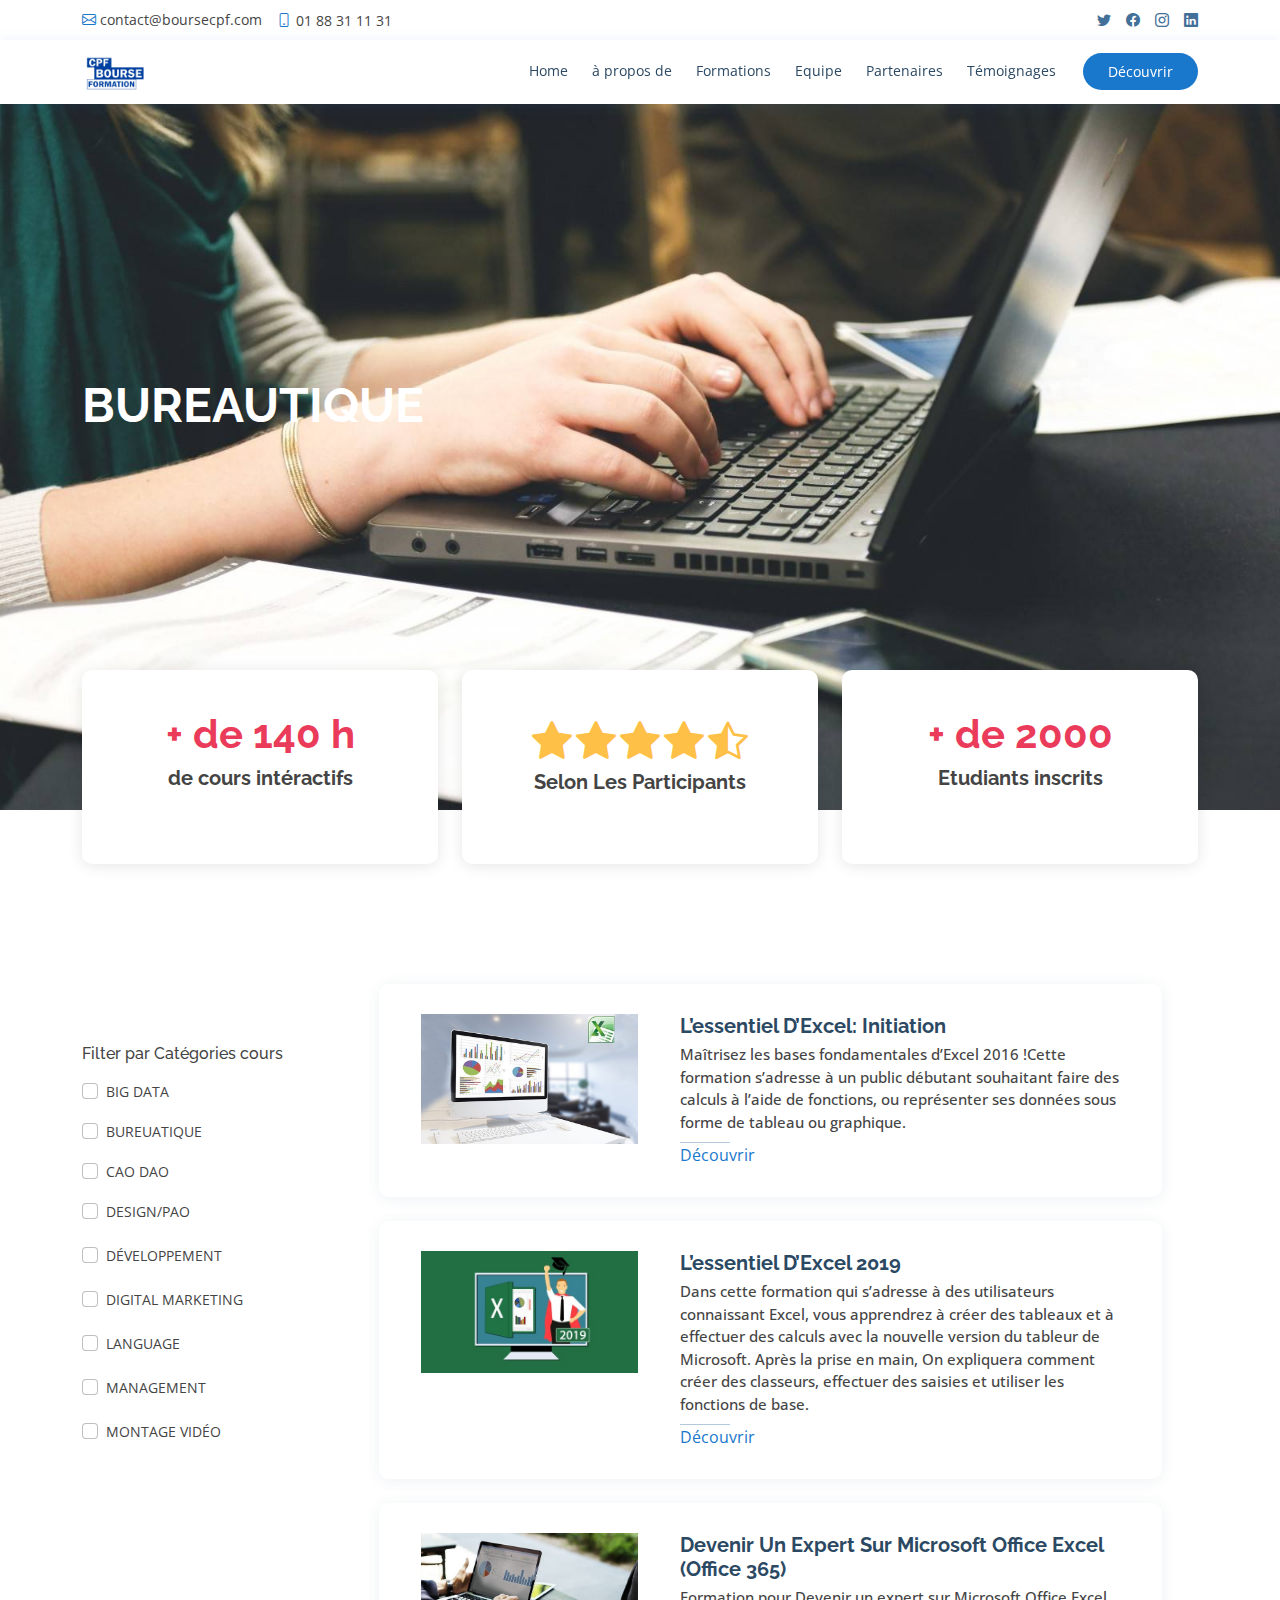
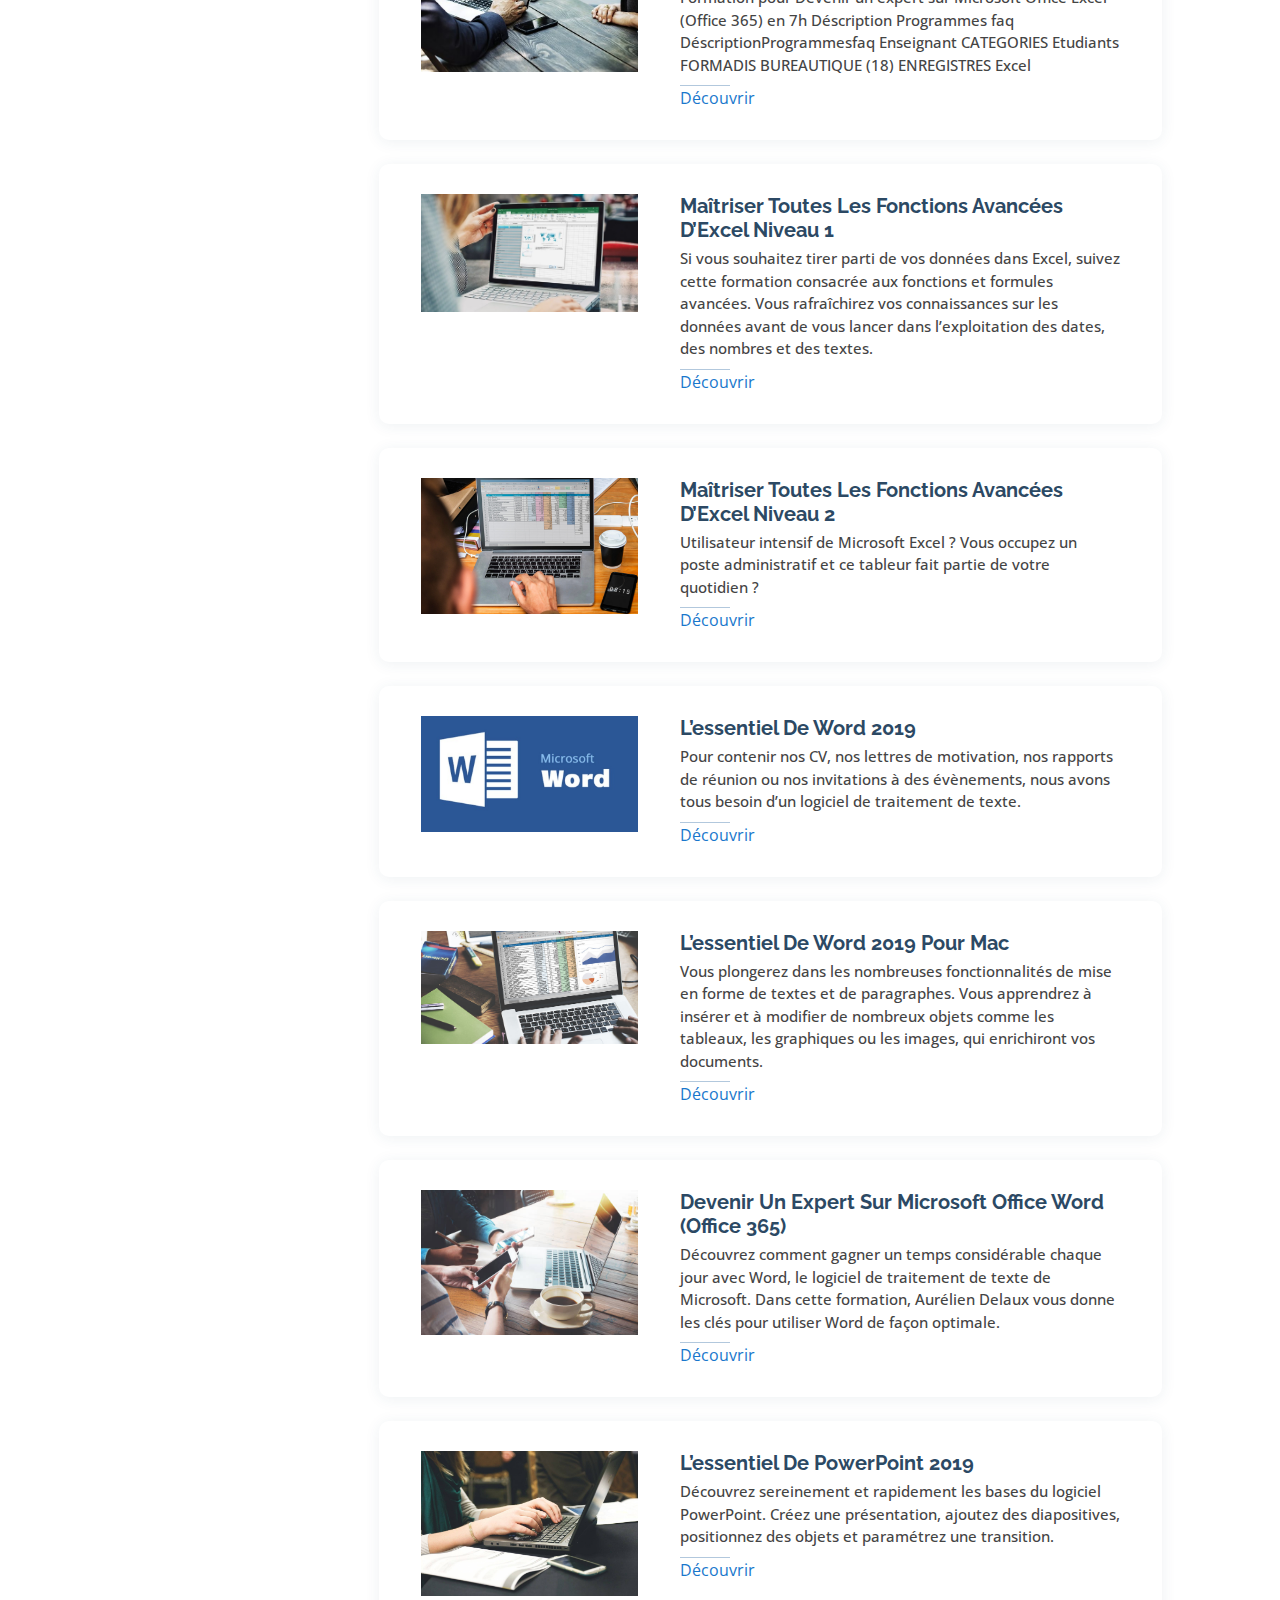
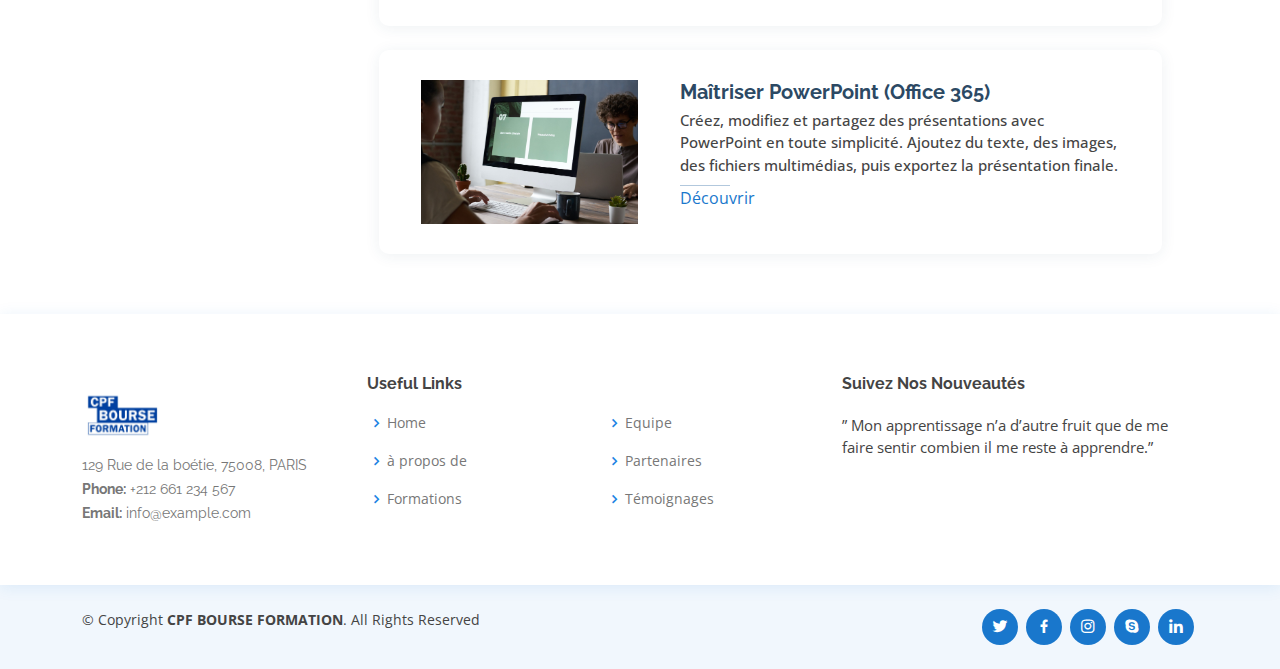
<file: bureautique.html>
<!DOCTYPE html>
<html lang="en">

<head>
  <meta charset="utf-8">
  <meta content="width=device-width, initial-scale=1.0" name="viewport">

  <title>Bureautique</title>
  <link rel="shortcut icon" type="image/jpg" href="assets/img/logo.jpeg"/>
  <meta content="" name="description">
  <meta content="" name="keywords">

  <!-- Favicons -->
  <link href="" rel="icon">
  <link href="" rel="apple-touch-icon">

  <!-- Google Fonts -->
  <link href="https://fonts.googleapis.com/css?family=Open+Sans:300,300i,400,400i,600,600i,700,700i|Raleway:300,300i,400,400i,500,500i,600,600i,700,700i|Poppins:300,300i,400,400i,500,500i,600,600i,700,700i" rel="stylesheet">

  <!-- Vendor CSS Files -->
  <link href="assets/vendor/animate.css/animate.min.css" rel="stylesheet">
  <link href="assets/vendor/bootstrap/css/bootstrap.min.css" rel="stylesheet">
  <link href="assets/vendor/bootstrap-icons/bootstrap-icons.css" rel="stylesheet">
  <link href="assets/vendor/boxicons/css/boxicons.min.css" rel="stylesheet">
  <link href="assets/vendor/fontawesome-free/css/all.min.css" rel="stylesheet">
  <link href="assets/vendor/glightbox/css/glightbox.min.css" rel="stylesheet">
  <link href="assets/vendor/remixicon/remixicon.css" rel="stylesheet">
  <link href="assets/vendor/swiper/swiper-bundle.min.css" rel="stylesheet">

  <!-- Template Main CSS File -->
  <link href="assets/css/style.css" rel="stylesheet">
</head>

<body>

  <!-- ======= Top Bar ======= -->
  <div id="topbar" class="d-flex align-items-center fixed-top">
    <div class="container d-flex justify-content-between">
      <div class="contact-info d-flex align-items-center">
        <i class="bi bi-envelope"></i> <a href="mailto:contact@boursecpf.com">contact@boursecpf.com</a>
        <i class="bi bi-phone"></i> 01 88 31 11 31
      </div>
      <div class="d-none d-lg-flex social-links align-items-center">
        <a href="#" class="twitter"><i class="bi bi-twitter"></i></a>
        <a href="#" class="facebook"><i class="bi bi-facebook"></i></a>
        <a href="#" class="instagram"><i class="bi bi-instagram"></i></a>
        <a href="#" class="linkedin"><i class="bi bi-linkedin"></i></i></a>
      </div>
    </div>
  </div>

  <!-- ======= Header ======= -->
  <header id="header" class="fixed-top">
    <div class="container d-flex align-items-center">

      <a href="index.html"><img src="assets/img/logo.jpeg" width="15%" alt="" srcset=""></a>
      <!-- Uncomment below if you prefer to use an image logo -->
      <!-- <a href="index.html" class="logo me-auto"><img src="assets/img/logo.png" alt="" class="img-fluid"></a>-->

      <nav id="navbar" class="navbar order-last order-lg-0">
        <ul>
          <li><a class="nav-link scrollto" href="index.html">Home</a></li>
          <li><a class="nav-link scrollto" href="index.html">à propos de</a></li>
          <li><a class="nav-link scrollto" href="index.html">Formations</a></li>
          <li><a class="nav-link scrollto" href="index.html">Equipe </a></li>
          <li><a class="nav-link scrollto" href="index.html">Partenaires</a></li>
          <li><a class="nav-link scrollto" href="index.html">Témoignages</a></li>
        </ul>
        <i class="bi bi-list mobile-nav-toggle"></i>
      </nav><!-- .navbar -->


<a href="#exampleModal"  data-bs-toggle="modal" data-bs-target="#exampleModal"  class="appointment-btn scrollto">Découvrir</a>
    </div>
  </header><!-- End Header -->

  <!-- ======= bureautique Section ======= -->
  <section id="bureautique" class="d-flex align-items-center">
      
    <div class="container">
        <h1>Bureautique</h1>
      </div>
  </section><!-- End bureautique -->

  <main id="main">

    <!-- ======= Why Us Section ======= -->
    <section id="why-us" class="why-us">
      <div class="container">

            <div class="icon-boxes d-flex flex-column justify-content-center">
              <div class="row">
                <div class="col-xl d-flex align-items-stretch">
                    <div class="icon-box mt-4 mt-xl-0">
                    <h1 style="color: #eb3b5a; font-weight: bold;">+ de 140 h</h1>
                    <h4>de cours intéractifs</h4>
                  </div>
                  
                </div>
                <div class="col-xl d-flex align-items-stretch">
                  <div class="icon-box mt-4 mt-xl-0">
                    <i style="color: #ffc048;" class="bi bi-star-fill"></i>
                    <i style="color: #ffc048;" class="bi bi-star-fill"></i>
                    <i style="color: #ffc048;" class="bi bi-star-fill"></i>
                    <i style="color: #ffc048;" class="bi bi-star-fill"></i>
                    <i style="color: #ffc048;" class="bi bi-star-half"></i>
                    <h4>Selon Les Participants</h4>
                  </div>
                  
                </div>
                <div class="col-xl d-flex align-items-stretch">
                  <div class="icon-box mt-4 mt-xl-0">
                    <h1 style="color: #eb3b5a; font-weight: bold;">+ de 2000</h1>
                    <h4>Etudiants inscrits</h4>
                  </div>
                  
                </div>
          </div>
        </div>

      </div>
    </section><!-- End Why Us Section -->
    

    <!-- ======= Doctors Section ======= -->
    <section id="doctors" class="doctors">
        <div class="container">
  
          <div class="row">
            <div class="col-3">
                <section filter="condition" class="mb-4">
                    <h6 class="font-weight-bold mb-3">Filter par Catégories cours</h6>

                    <div class="form-check pl-0 mb-3">
                    <input
                        type="checkbox"
                        class="filter-option form-check-input filled-in"
                        condition="bigdata"
                        id="bigdata"/>
                    <label
                        class="form-check-label small text-uppercase card-link-secondary"
                        for="bigdata"
                        >Big Data</label>
                    </div>
                    <div class="form-check pl-0 mb-3">
                    <input
                        condition="Bureua"
                        type="checkbox"
                        class="filter-option form-check-input filled-in"
                        id="Bureua"
                    />
                    <label
                        class="form-check-label small text-uppercase card-link-secondary"
                        for="Bureua"
                        >Bureuatique</label
                    >
                    </div>
                    <div class="form-check pl-0 mb-3">
                    <input
                        condition="CAO"
                        type="checkbox"
                        class="filter-option form-check-input filled-in"
                        id="CAO"
                    />
                    <label
                        class="form-check-label small text-uppercase card-link-secondary"
                        for="CAO"
                        >CAO DAO</label
                    >
                    </div>
                    <div class="form-check pl-0 mb-3 pb-1">
                    <input
                        condition="Design/PAO"
                        type="checkbox"
                        class="filter-option form-check-input filled-in"
                        id="Design/PAO"
                    />
                    <label
                        class="form-check-label small text-uppercase card-link-secondary"
                        for="Design/PAO"
                        >Design/PAO</label
                    >
                    </div>
                    <div class="form-check pl-0 mb-3 pb-1">
                    <input
                        condition="Developpement"
                        type="checkbox"
                        class="filter-option form-check-input filled-in"
                        id="Developpement"
                    />
                    <label
                        class="form-check-label small text-uppercase card-link-secondary"
                        for="Developpement"
                        >Développement</label
                    >
                    </div>
                    <div class="form-check pl-0 mb-3 pb-1">
                    <input
                        condition="Digital"
                        type="checkbox"
                        class="filter-option form-check-input filled-in"
                        id="Digital"
                    />
                    <label
                        class="form-check-label small text-uppercase card-link-secondary"
                        for="Digital"
                        >Digital Marketing</label
                    >
                    </div>
                    <div class="form-check pl-0 mb-3 pb-1">
                    <input
                        condition="Language"
                        type="checkbox"
                        class="filter-option form-check-input filled-in"
                        id="Language"
                    />
                    <label
                        class="form-check-label small text-uppercase card-link-secondary"
                        for="Language"
                        >Language</label
                    >
                    </div>
                    <div class="form-check pl-0 mb-3 pb-1">
                    <input
                        condition="Management"
                        type="checkbox"
                        class="filter-option form-check-input filled-in"
                        id="Management"
                    />
                    <label
                        class="form-check-label small text-uppercase card-link-secondary"
                        for="Management"
                        >Management</label
                    >
                    </div>
                    <div class="form-check pl-0 mb-3 pb-1">
                    <input
                        condition="Montage vidéo"
                        type="checkbox"
                        class="filter-option form-check-input filled-in"
                        id="Montage vidéo"
                    />
                    <label
                        class="form-check-label small text-uppercase card-link-secondary"
                        for="Montage vidéo"
                        >Montage vidéo</label
                    >
                    </div>
                </section>
            </div>
            <div class="col">
                <div class="row container">
                    <div class="col-lg-12">
                        <div class="member d-flex align-items-start row">
                          <div class="picc col-4"><img src="assets/img/bureuatique/1.jpg" class="img-fluid" alt=""></div>
                          <div class="member-info col">
                            <h4>L’essentiel D’Excel: Initiation</h4>
                            <span>Maîtrisez les bases fondamentales d’Excel 2016 !Cette formation s’adresse à un public débutant souhaitant faire des calculs à l’aide de fonctions, ou représenter ses données sous forme de tableau ou graphique.</span>
                            
                            <a href="">Découvrir</a>
                          </div>
                        </div>
                      </div>
            
                      <div class="col-lg-12 mt-4">
                        <div class="member d-flex align-items-start row">
                          <div class="picc col-4"><img src="assets/img/bureuatique/2.jpg" class="img-fluid" alt=""></div>
                          <div class="member-info col">
                            <h4>L’essentiel D’Excel 2019</h4>
                            <span>Dans cette formation qui s’adresse à des utilisateurs connaissant Excel, vous apprendrez à créer des tableaux et à effectuer des calculs avec la nouvelle version du tableur de Microsoft. Après la prise en main, On expliquera comment créer des classeurs, effectuer des saisies et utiliser les fonctions de base.</span>
                            
                            <a href="">Découvrir </a>
                          </div>
                        </div>
                      </div>
            
                      <div class="col-lg-12 mt-4">
                        <div class="member d-flex align-items-start row">
                          <div class="picc col-4"><img src="assets/img/bureuatique/3.jpg" class="img-fluid" alt=""></div>
                          <div class="member-info col">
                            <h4>Devenir Un Expert Sur Microsoft Office Excel (Office 365)</h4>
                            <span>Formation pour Devenir un expert sur Microsoft Office Excel (Office 365) en 7h Déscription Programmes faq DéscriptionProgrammesfaq Enseignant CATEGORIES Etudiants FORMADIS BUREAUTIQUE (18) ENREGISTRES Excel</span>
                              <a href="">Découvrir </a>
                          </div>
                        </div>
                      </div>
            
                      <div class="col-lg-12 mt-4">
                        <div class="member d-flex align-items-start row">
                          <div class="picc col-4"><img src="assets/img/bureuatique/4.jpg" class="img-fluid" alt=""></div>
                          <div class="member-info col">
                            <h4>Maîtriser Toutes Les Fonctions Avancées D’Excel Niveau 1</h4>
                            <span>Si vous souhaitez tirer parti de vos données dans Excel, suivez cette formation consacrée aux fonctions et formules avancées. Vous rafraîchirez vos connaissances sur les données avant de vous lancer dans l’exploitation des dates, des nombres et des textes.</span>
                              <a href="">Découvrir </a>
                          </div>
                        </div>
                      </div>
            
                      <div class="col-lg-12 mt-4">
                        <div class="member d-flex align-items-start row">
                          <div class="picc col-4"><img src="assets/img/bureuatique/5.jpg" class="img-fluid" alt=""></div>
                          <div class="member-info col">
                            <h4>Maîtriser Toutes Les Fonctions Avancées D’Excel Niveau 2</h4>
                            <span>Utilisateur intensif de Microsoft Excel ? Vous occupez un poste administratif et ce tableur fait partie de votre quotidien ?</span>
                              <a href="">Découvrir </a>
                          </div>
                        </div>
                      </div>
            
                      <div class="col-lg-12 mt-4">
                        <div class="member d-flex align-items-start row">
                          <div class="picc col-4"><img src="assets/img/bureuatique/6.jpg" class="img-fluid" alt=""></div>
                          <div class="member-info col">
                            <h4>L’essentiel De Word 2019</h4>
                            <span>Pour contenir nos CV, nos lettres de motivation, nos rapports de réunion ou nos invitations à des évènements, nous avons tous besoin d’un logiciel de traitement de texte.</span>
                              <a href="">Découvrir </a>
                          </div>
                        </div>
                      </div>
            
                      <div class="col-lg-12 mt-4">
                        <div class="member d-flex align-items-start row">
                          <div class="picc col-4"><img src="assets/img/bureuatique/7.jpg" class="img-fluid" alt=""></div>
                          <div class="member-info col">
                            <h4>L’essentiel De Word 2019 Pour Mac</h4>
                            <span>Vous plongerez dans les nombreuses fonctionnalités de mise en forme de textes et de paragraphes. Vous apprendrez à insérer et à modifier de nombreux objets comme les tableaux, les graphiques ou les images, qui enrichiront vos documents.</span>
                              <a href="">Découvrir </a>
                          </div>
                        </div>
                      </div>
            
                      <div class="col-lg-12 mt-4">
                        <div class="member d-flex align-items-start row">
                          <div class="picc col-4"><img src="assets/img/bureuatique/8.jpg" class="img-fluid" alt=""></div>
                          <div class="member-info col">
                            <h4>Devenir Un Expert Sur Microsoft Office Word (Office 365)</h4>
                            <span>Découvrez comment gagner un temps considérable chaque jour avec Word, le logiciel de traitement de texte de Microsoft. Dans cette formation, Aurélien Delaux vous donne les clés pour utiliser Word de façon optimale.</span>
                              <a href="">Découvrir </a>
                          </div>
                        </div>
                      </div>
            
                      <div class="col-lg-12 mt-4">
                        <div class="member d-flex align-items-start row">
                          <div class="picc col-4"><img src="assets/img/bureuatique/9.jpg" class="img-fluid" alt=""></div>
                          <div class="member-info col">
                            <h4>L’essentiel De PowerPoint 2019</h4>
                            <span>Découvrez sereinement et rapidement les bases du logiciel PowerPoint. Créez une présentation, ajoutez des diapositives, positionnez des objets et paramétrez une transition.</span>
                              <a href="">Découvrir </a>
                          </div>
                        </div>
                      </div>
            
                      <div class="col-lg-12 mt-4">
                        <div class="member d-flex align-items-start row">
                          <div class="picc col-4"><img src="assets/img/bureuatique/10.jpg" class="img-fluid" alt=""></div>
                          <div class="member-info col">
                            <h4>Maîtriser PowerPoint (Office 365)</h4>
                            <span>Créez, modifiez et partagez des présentations avec PowerPoint en toute simplicité. Ajoutez du texte, des images, des fichiers multimédias, puis exportez la présentation finale.</span>
                              <a href="">Découvrir </a>
                          </div>
                        </div>
                      </div>
                </div>
            </div>
  
          </div>
  
        </div>
      </section><!-- End Doctors Section -->

  </main><!-- End #main -->


  <!-- ======= Footer ======= -->
  <footer id="footer">

    <div class="footer-top">
      <div class="container">
        <div class="row">

          <div class="col-lg-3 col-md-6 footer-contact">
            <a href="index.html"><img src="assets/img/logo.jpeg" width="30%" alt="" srcset=""></a>
            <p>
              129 Rue de la boétie, 75008, PARIS<br>
              <strong>Phone:</strong> +212 661 234 567<br>
              <strong>Email:</strong> info@example.com<br>
            </p>
          </div>

          <div class="col-lg-5 col-md-6 footer-links">
            <h4>Useful Links</h4>
            <div class="row">
              <div class="col">
                <ul>
                  <li><i class="bx bx-chevron-right"></i> <a href="#hero">Home</a></li>
                  <li><i class="bx bx-chevron-right"></i> <a href="#about">à propos de</a></li>
                  <li><i class="bx bx-chevron-right"></i> <a href="#services">Formations</a></li>
                </ul>
              </div>
              <div class="col">
                <ul>
                <li><i class="bx bx-chevron-right"></i> <a href="#doctors">Equipe</a></li>
                <li><i class="bx bx-chevron-right"></i> <a href="#counts">Partenaires</a></li>
                <li><i class="bx bx-chevron-right"></i> <a href="#testimonials">Témoignages</a></li>
              </ul>
            </div>
            </div>
          </div>

          <div class="col-lg-4 col-md-6 footer-newsletter">
            <h4>Suivez Nos Nouveautés</h4>
            <p>” Mon apprentissage n’a d’autre fruit que de me faire sentir combien il me reste à apprendre.”</p>
          </div>

        </div>
      </div>
    </div>

    <div class="container d-md-flex py-4">

      <div class="me-md-auto text-center text-md-start">
        <div class="copyright">
          &copy; Copyright <strong><span>CPF BOURSE FORMATION</span></strong>. All Rights Reserved
        </div>
      </div>
      <div class="social-links text-center text-md-right pt-3 pt-md-0">
        <a href="#" class="twitter"><i class="bx bxl-twitter"></i></a>
        <a href="#" class="facebook"><i class="bx bxl-facebook"></i></a>
        <a href="#" class="instagram"><i class="bx bxl-instagram"></i></a>
        <a href="#" class="google-plus"><i class="bx bxl-skype"></i></a>
        <a href="#" class="linkedin"><i class="bx bxl-linkedin"></i></a>
      </div>
    </div>
  </footer><!-- End Footer -->

  <div id="preloader"></div>
  <a href="#" class="back-to-top d-flex align-items-center justify-content-center"><i class="bi bi-arrow-up-short"></i></a>

  <!-- Vendor JS Files -->
  <script src="assets/vendor/bootstrap/js/bootstrap.bundle.min.js"></script>
  <script src="assets/vendor/glightbox/js/glightbox.min.js"></script>
  <script src="assets/vendor/php-email-form/validate.js"></script>
  <script src="assets/vendor/purecounter/purecounter.js"></script>
  <script src="assets/vendor/swiper/swiper-bundle.min.js"></script>

  <!-- Template Main JS File -->
  <script src="assets/js/main.js"></script>

</body>

</html>
</file>
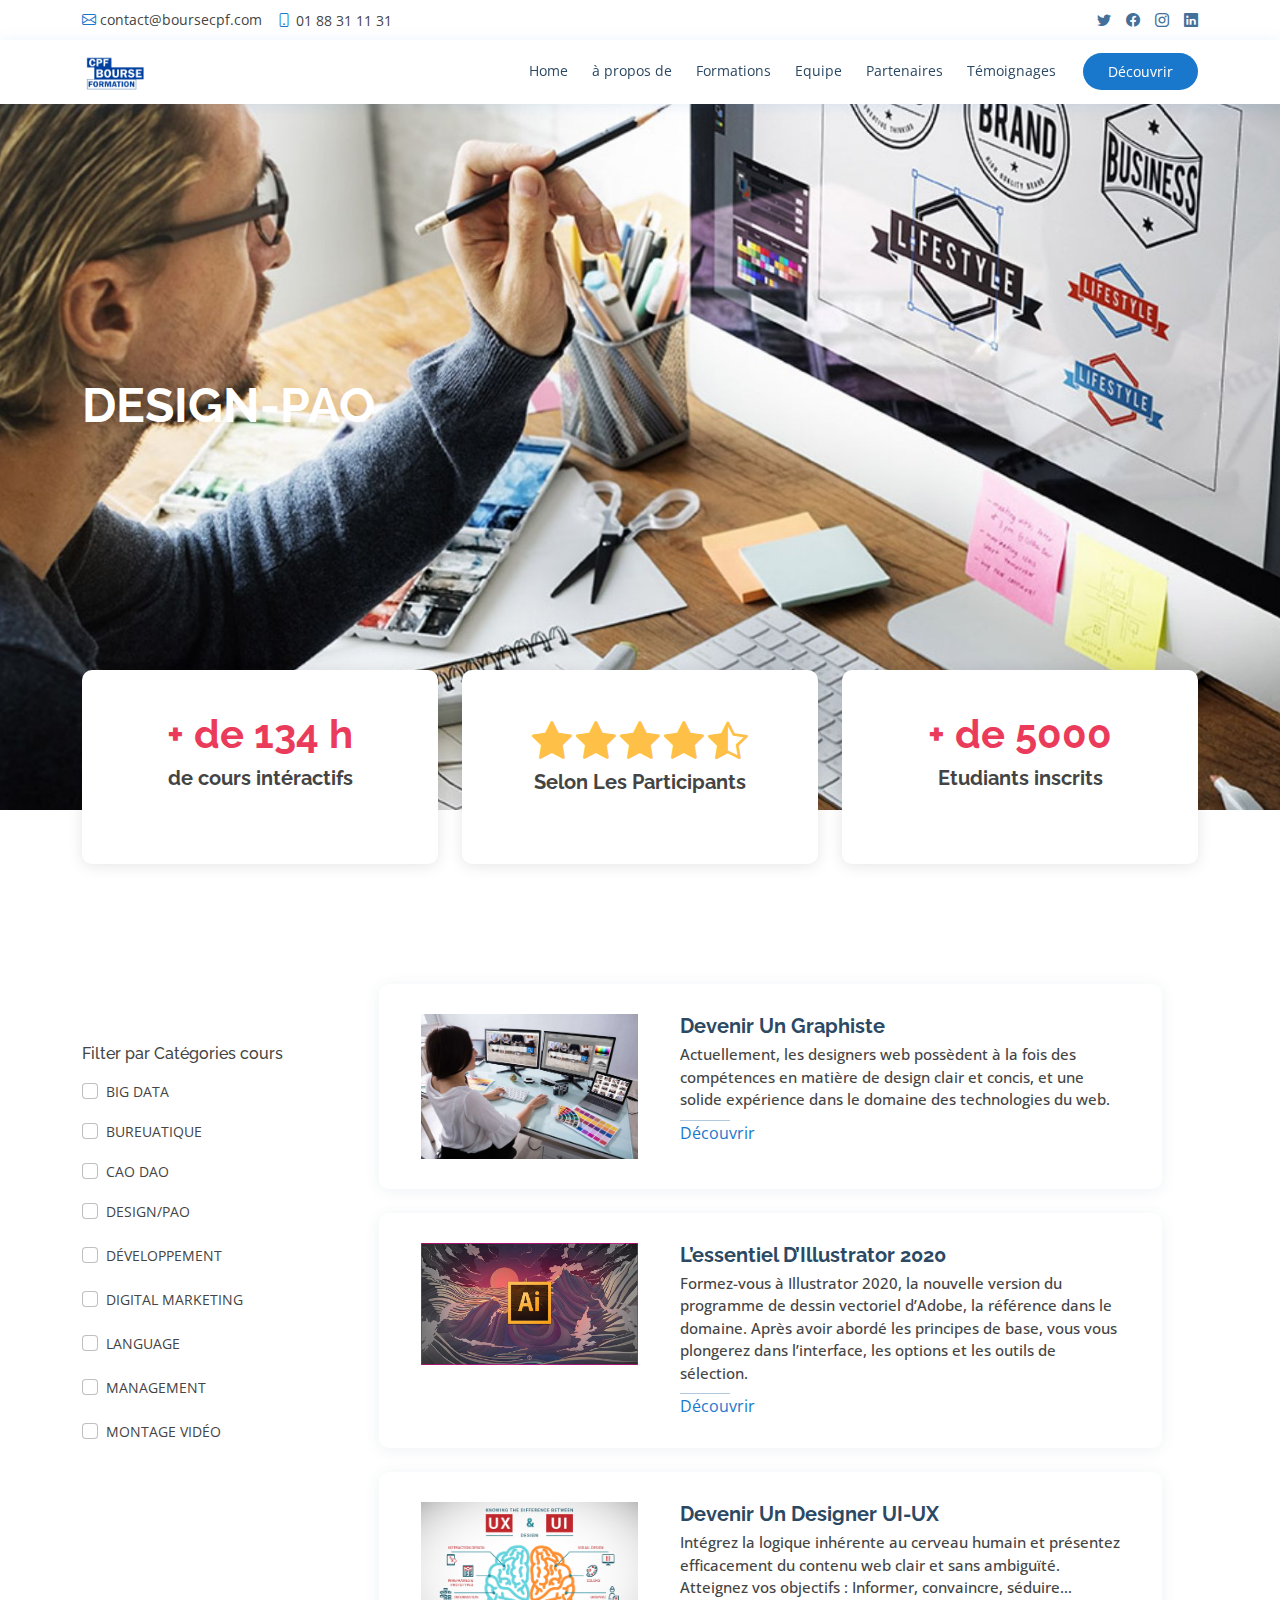
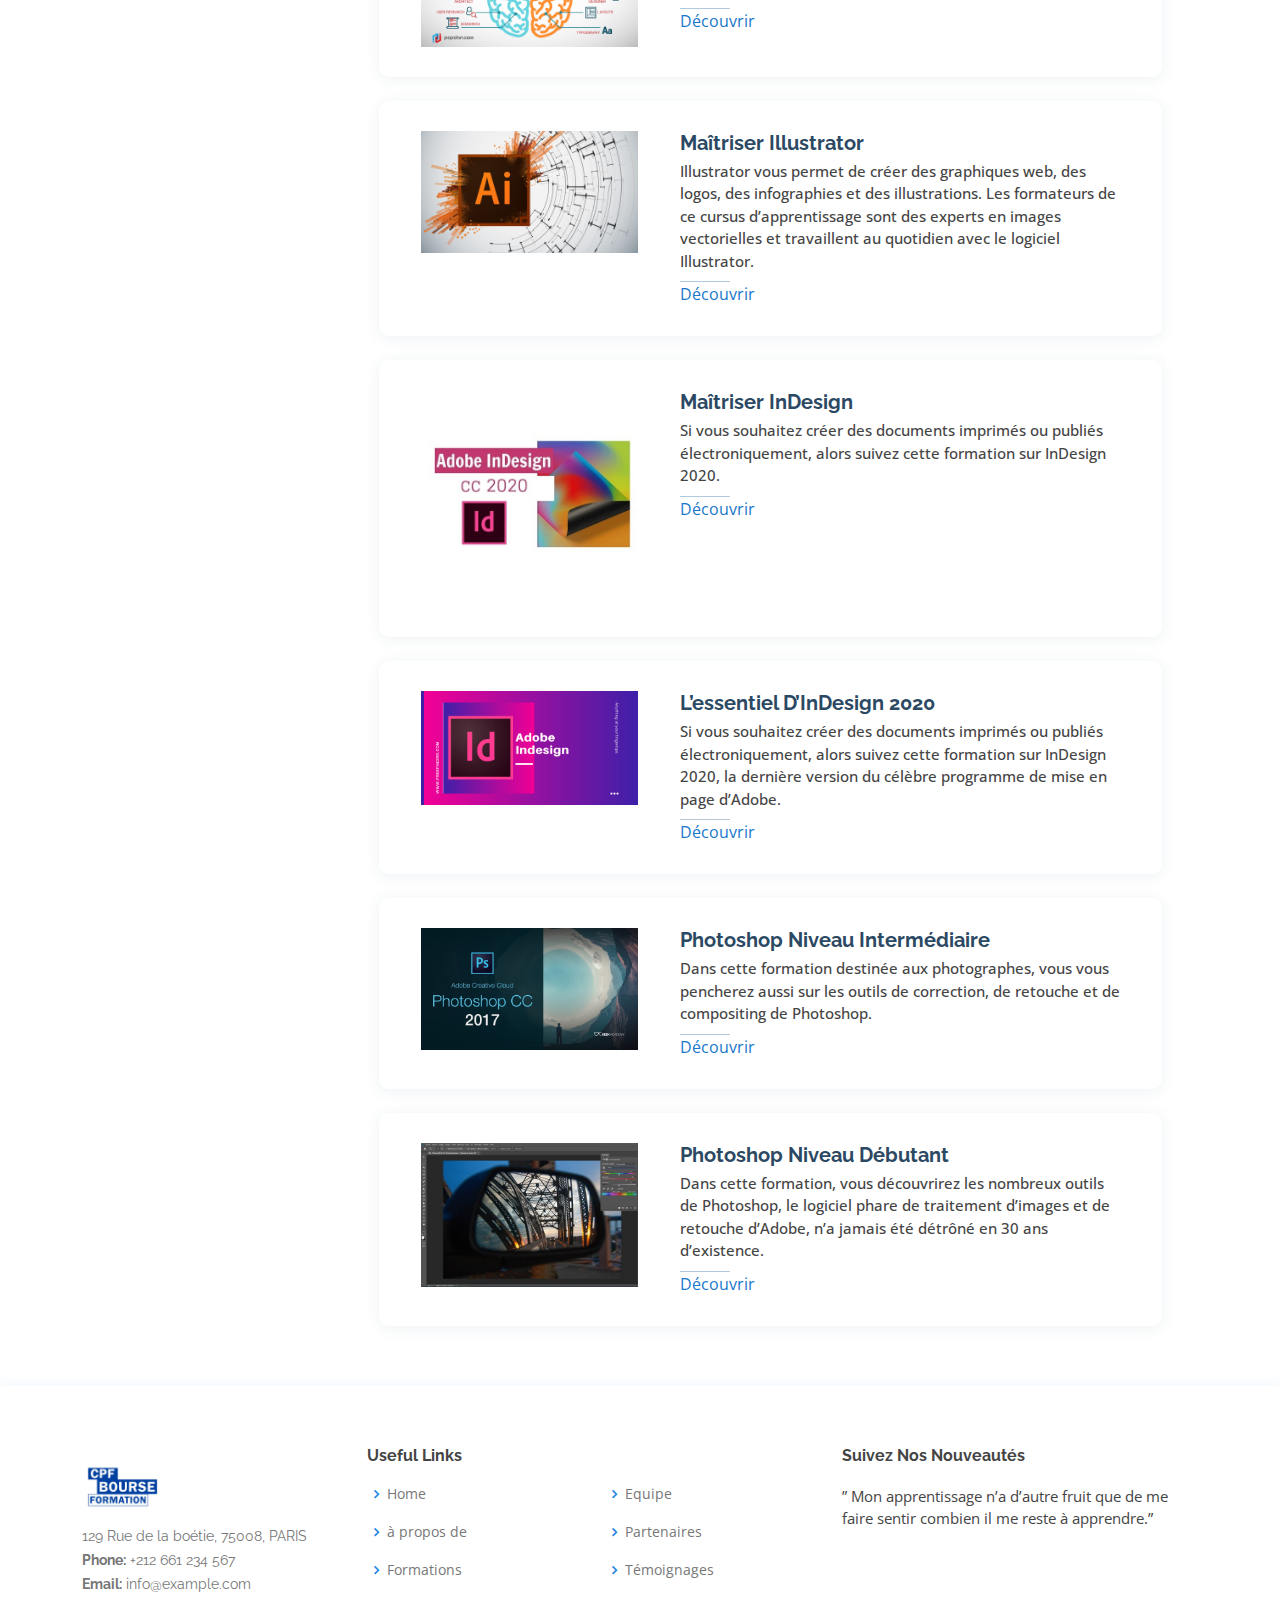
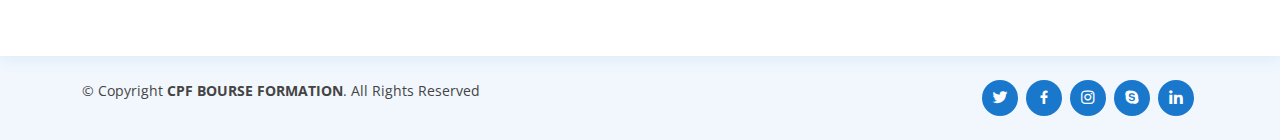
<file: design-pao.html>
<!DOCTYPE html>
<html lang="en">

<head>
  <meta charset="utf-8">
  <meta content="width=device-width, initial-scale=1.0" name="viewport">

  <title>Design-pao</title>
  <link rel="shortcut icon" type="image/jpg" href="assets/img/logo.jpeg"/>
  <meta content="" name="description">
  <meta content="" name="keywords">

  <!-- Favicons -->
  <link href="" rel="icon">
  <link href="" rel="apple-touch-icon">

  <!-- Google Fonts -->
  <link href="https://fonts.googleapis.com/css?family=Open+Sans:300,300i,400,400i,600,600i,700,700i|Raleway:300,300i,400,400i,500,500i,600,600i,700,700i|Poppins:300,300i,400,400i,500,500i,600,600i,700,700i" rel="stylesheet">

  <!-- Vendor CSS Files -->
  <link href="assets/vendor/animate.css/animate.min.css" rel="stylesheet">
  <link href="assets/vendor/bootstrap/css/bootstrap.min.css" rel="stylesheet">
  <link href="assets/vendor/bootstrap-icons/bootstrap-icons.css" rel="stylesheet">
  <link href="assets/vendor/boxicons/css/boxicons.min.css" rel="stylesheet">
  <link href="assets/vendor/fontawesome-free/css/all.min.css" rel="stylesheet">
  <link href="assets/vendor/glightbox/css/glightbox.min.css" rel="stylesheet">
  <link href="assets/vendor/remixicon/remixicon.css" rel="stylesheet">
  <link href="assets/vendor/swiper/swiper-bundle.min.css" rel="stylesheet">

  <!-- Template Main CSS File -->
  <link href="assets/css/style.css" rel="stylesheet">
</head>

<body>

  <!-- ======= Top Bar ======= -->
  <div id="topbar" class="d-flex align-items-center fixed-top">
    <div class="container d-flex justify-content-between">
      <div class="contact-info d-flex align-items-center">
        <i class="bi bi-envelope"></i> <a href="mailto:contact@boursecpf.com">contact@boursecpf.com</a>
        <i class="bi bi-phone"></i> 01 88 31 11 31
      </div>
      <div class="d-none d-lg-flex social-links align-items-center">
        <a href="#" class="twitter"><i class="bi bi-twitter"></i></a>
        <a href="#" class="facebook"><i class="bi bi-facebook"></i></a>
        <a href="#" class="instagram"><i class="bi bi-instagram"></i></a>
        <a href="#" class="linkedin"><i class="bi bi-linkedin"></i></i></a>
      </div>
    </div>
  </div>

  <!-- ======= Header ======= -->
  <header id="header" class="fixed-top">
    <div class="container d-flex align-items-center">

      <a href="index.html"><img src="assets/img/logo.jpeg" width="15%" alt="" srcset=""></a>
      <!-- Uncomment below if you prefer to use an image logo -->
      <!-- <a href="index.html" class="logo me-auto"><img src="assets/img/logo.png" alt="" class="img-fluid"></a>-->

      <nav id="navbar" class="navbar order-last order-lg-0">
        <ul>
          <li><a class="nav-link scrollto" href="index.html">Home</a></li>
          <li><a class="nav-link scrollto" href="index.html">à propos de</a></li>
          <li><a class="nav-link scrollto" href="index.html">Formations</a></li>
          <li><a class="nav-link scrollto" href="index.html">Equipe </a></li>
          <li><a class="nav-link scrollto" href="index.html">Partenaires</a></li>
          <li><a class="nav-link scrollto" href="index.html">Témoignages</a></li>
        </ul>
        <i class="bi bi-list mobile-nav-toggle"></i>
      </nav><!-- .navbar -->


<a href="#exampleModal"  data-bs-toggle="modal" data-bs-target="#exampleModal"  class="appointment-btn scrollto">Découvrir</a>
    </div>
  </header><!-- End Header -->

  <!-- ======= bureautique Section ======= -->
  <section id="design-pao" class="d-flex align-items-center">
      
    <div class="container">
        <h1>Design-PAO</h1>
      </div>
  </section><!-- End bureautique -->

  <main id="main">

    <!-- ======= Why Us Section ======= -->
    <section id="why-us" class="why-us">
      <div class="container">

            <div class="icon-boxes d-flex flex-column justify-content-center">
              <div class="row">
                <div class="col-xl d-flex align-items-stretch">
                    <div class="icon-box mt-4 mt-xl-0">
                    <h1 style="color: #eb3b5a; font-weight: bold;">+ de 
                      134
                      h</h1>
                    <h4>de cours intéractifs</h4>
                  </div>
                  
                </div>
                <div class="col-xl d-flex align-items-stretch">
                  <div class="icon-box mt-4 mt-xl-0">
                    <i style="color: #ffc048;" class="bi bi-star-fill"></i>
                    <i style="color: #ffc048;" class="bi bi-star-fill"></i>
                    <i style="color: #ffc048;" class="bi bi-star-fill"></i>
                    <i style="color: #ffc048;" class="bi bi-star-fill"></i>
                    <i style="color: #ffc048;" class="bi bi-star-half"></i>
                    <h4>Selon Les Participants</h4>
                  </div>
                  
                </div>
                <div class="col-xl d-flex align-items-stretch">
                  <div class="icon-box mt-4 mt-xl-0">
                    <h1 style="color: #eb3b5a; font-weight: bold;">+ de 
                      5000                      
                      </h1>
                    <h4>Etudiants inscrits</h4>
                  </div>
                  
                </div>
          </div>
        </div>

      </div>
    </section><!-- End Why Us Section -->
    

    <!-- ======= Doctors Section ======= -->
    <section id="doctors" class="doctors">
        <div class="container">
  
          <div class="row">
            <div class="col-3">
                <section filter="condition" class="mb-4">
                    <h6 class="font-weight-bold mb-3">Filter par Catégories cours</h6>

                    <div class="form-check pl-0 mb-3">
                    <input
                        type="checkbox"
                        class="filter-option form-check-input filled-in"
                        condition="bigdata"
                        id="bigdata"/>
                    <label
                        class="form-check-label small text-uppercase card-link-secondary"
                        for="bigdata"
                        >Big Data</label>
                    </div>
                    <div class="form-check pl-0 mb-3">
                    <input
                        condition="Bureua"
                        type="checkbox"
                        class="filter-option form-check-input filled-in"
                        id="Bureua"
                    />
                    <label
                        class="form-check-label small text-uppercase card-link-secondary"
                        for="Bureua"
                        >Bureuatique</label
                    >
                    </div>
                    <div class="form-check pl-0 mb-3">
                    <input
                        condition="CAO"
                        type="checkbox"
                        class="filter-option form-check-input filled-in"
                        id="CAO"
                    />
                    <label
                        class="form-check-label small text-uppercase card-link-secondary"
                        for="CAO"
                        >CAO DAO</label
                    >
                    </div>
                    <div class="form-check pl-0 mb-3 pb-1">
                    <input
                        condition="Design/PAO"
                        type="checkbox"
                        class="filter-option form-check-input filled-in"
                        id="Design/PAO"
                    />
                    <label
                        class="form-check-label small text-uppercase card-link-secondary"
                        for="Design/PAO"
                        >Design/PAO</label
                    >
                    </div>
                    <div class="form-check pl-0 mb-3 pb-1">
                    <input
                        condition="Developpement"
                        type="checkbox"
                        class="filter-option form-check-input filled-in"
                        id="Developpement"
                    />
                    <label
                        class="form-check-label small text-uppercase card-link-secondary"
                        for="Developpement"
                        >Développement</label
                    >
                    </div>
                    <div class="form-check pl-0 mb-3 pb-1">
                    <input
                        condition="Digital"
                        type="checkbox"
                        class="filter-option form-check-input filled-in"
                        id="Digital"
                    />
                    <label
                        class="form-check-label small text-uppercase card-link-secondary"
                        for="Digital"
                        >Digital Marketing</label
                    >
                    </div>
                    <div class="form-check pl-0 mb-3 pb-1">
                    <input
                        condition="Language"
                        type="checkbox"
                        class="filter-option form-check-input filled-in"
                        id="Language"
                    />
                    <label
                        class="form-check-label small text-uppercase card-link-secondary"
                        for="Language"
                        >Language</label
                    >
                    </div>
                    <div class="form-check pl-0 mb-3 pb-1">
                    <input
                        condition="Management"
                        type="checkbox"
                        class="filter-option form-check-input filled-in"
                        id="Management"
                    />
                    <label
                        class="form-check-label small text-uppercase card-link-secondary"
                        for="Management"
                        >Management</label
                    >
                    </div>
                    <div class="form-check pl-0 mb-3 pb-1">
                    <input
                        condition="Montage vidéo"
                        type="checkbox"
                        class="filter-option form-check-input filled-in"
                        id="Montage vidéo"
                    />
                    <label
                        class="form-check-label small text-uppercase card-link-secondary"
                        for="Montage vidéo"
                        >Montage vidéo</label
                    >
                    </div>
                </section>
            </div>
            <div class="col">
                <div class="row container">
                    <div class="col-lg-12">
                        <div class="member d-flex align-items-start row">
                          <div class="picc col-4"><img src="assets/img/PAO/1.jpg" class="img-fluid" alt=""></div>
                          <div class="member-info col">
                            <h4>Devenir Un Graphiste</h4>
                            <span>Actuellement, les designers web possèdent à la fois des compétences en matière de design clair et concis, et une solide expérience dans le domaine des technologies du web.</span>
                            
                            <a href="">Découvrir</a>
                          </div>
                        </div>
                      </div>
            
                      <div class="col-lg-12 mt-4">
                        <div class="member d-flex align-items-start row">
                          <div class="picc col-4"><img src="assets/img/PAO/2.jpg" class="img-fluid" alt=""></div>
                          <div class="member-info col">
                            <h4>L’essentiel D’Illustrator 2020</h4>
                            <span>Formez-vous à Illustrator 2020, la nouvelle version du programme de dessin vectoriel d’Adobe, la référence dans le domaine. Après avoir abordé les principes de base, vous vous plongerez dans l’interface, les options et les outils de sélection.</span>
                            
                            <a href="">Découvrir </a>
                          </div>
                        </div>
                      </div>
            
                      <div class="col-lg-12 mt-4">
                        <div class="member d-flex align-items-start row">
                          <div class="picc col-4"><img src="assets/img/PAO/3.jpg" class="img-fluid" alt=""></div>
                          <div class="member-info col">
                            <h4>Devenir Un Designer UI-UX</h4>
                            <span>Intégrez la logique inhérente au cerveau humain et présentez efficacement du contenu web clair et sans ambiguïté. Atteignez vos objectifs : Informer, convaincre, séduire…</span>
                              <a href="">Découvrir </a>
                          </div>
                        </div>
                      </div>
            
                      <div class="col-lg-12 mt-4">
                        <div class="member d-flex align-items-start row">
                          <div class="picc col-4"><img src="assets/img/PAO/4.jpg" class="img-fluid" alt=""></div>
                          <div class="member-info col">
                            <h4>Maîtriser Illustrator</h4>
                            <span>Illustrator vous permet de créer des graphiques web, des logos, des infographies et des illustrations. Les formateurs de ce cursus d’apprentissage sont des experts en images vectorielles et travaillent au quotidien avec le logiciel Illustrator.</span>
                              <a href="">Découvrir </a>
                          </div>
                        </div>
                      </div>
            
                      <div class="col-lg-12 mt-4">
                        <div class="member d-flex align-items-start row">
                          <div class="picc col-4"><img src="assets/img/PAO/5.jpg" class="img-fluid" alt=""></div>
                          <div class="member-info col">
                            <h4>Maîtriser InDesign</h4>
                            <span>Si vous souhaitez créer des documents imprimés ou publiés électroniquement, alors suivez cette formation sur InDesign 2020.</span>
                              <a href="">Découvrir </a>
                          </div>
                        </div>
                      </div>
            
                      <div class="col-lg-12 mt-4">
                        <div class="member d-flex align-items-start row">
                          <div class="picc col-4"><img src="assets/img/PAO/6.png" class="img-fluid" alt=""></div>
                          <div class="member-info col">
                            <h4>
                              L’essentiel D’InDesign 2020</h4>
                            <span>Si vous souhaitez créer des documents imprimés ou publiés électroniquement, alors suivez cette formation sur InDesign 2020, la dernière version du célèbre programme de mise en page d’Adobe.</span>
                              <a href="">Découvrir </a>
                          </div>
                        </div>
                      </div>
            
                      <div class="col-lg-12 mt-4">
                        <div class="member d-flex align-items-start row">
                          <div class="picc col-4"><img src="assets/img/PAO/7.jpg" class="img-fluid" alt=""></div>
                          <div class="member-info col">
                            <h4>Photoshop Niveau Intermédiaire</h4>
                            <span>Dans cette formation destinée aux photographes, vous vous pencherez aussi sur les outils de correction, de retouche et de compositing de Photoshop.</span>
                              <a href="">Découvrir </a>
                          </div>
                        </div>
                      </div>
            
                      <div class="col-lg-12 mt-4">
                        <div class="member d-flex align-items-start row">
                          <div class="picc col-4"><img src="assets/img/PAO/8.jpg" class="img-fluid" alt=""></div>
                          <div class="member-info col">
                            <h4>Photoshop Niveau Débutant</h4>
                            <span>Dans cette formation, vous découvrirez les nombreux outils de Photoshop, le logiciel phare de traitement d’images et de retouche d’Adobe, n’a jamais été détrôné en 30 ans d’existence.</span>
                              <a href="">Découvrir </a>
                          </div>
                        </div>
                      </div>
            
                </div>
            </div>
  
          </div>
  
        </div>
      </section><!-- End Doctors Section -->

  </main><!-- End #main -->


  <!-- ======= Footer ======= -->
  <footer id="footer">

    <div class="footer-top">
      <div class="container">
        <div class="row">

          <div class="col-lg-3 col-md-6 footer-contact">
            <a href="index.html"><img src="assets/img/logo.jpeg" width="30%" alt="" srcset=""></a>
            <p>
              129 Rue de la boétie, 75008, PARIS<br>
              <strong>Phone:</strong> +212 661 234 567<br>
              <strong>Email:</strong> info@example.com<br>
            </p>
          </div>

          <div class="col-lg-5 col-md-6 footer-links">
            <h4>Useful Links</h4>
            <div class="row">
              <div class="col">
                <ul>
                  <li><i class="bx bx-chevron-right"></i> <a href="#hero">Home</a></li>
                  <li><i class="bx bx-chevron-right"></i> <a href="#about">à propos de</a></li>
                  <li><i class="bx bx-chevron-right"></i> <a href="#services">Formations</a></li>
                </ul>
              </div>
              <div class="col">
                <ul>
                <li><i class="bx bx-chevron-right"></i> <a href="#doctors">Equipe</a></li>
                <li><i class="bx bx-chevron-right"></i> <a href="#counts">Partenaires</a></li>
                <li><i class="bx bx-chevron-right"></i> <a href="#testimonials">Témoignages</a></li>
              </ul>
            </div>
            </div>
          </div>

          <div class="col-lg-4 col-md-6 footer-newsletter">
            <h4>Suivez Nos Nouveautés</h4>
            <p>” Mon apprentissage n’a d’autre fruit que de me faire sentir combien il me reste à apprendre.”</p>
          </div>

        </div>
      </div>
    </div>

    <div class="container d-md-flex py-4">

      <div class="me-md-auto text-center text-md-start">
        <div class="copyright">
          &copy; Copyright <strong><span>CPF BOURSE FORMATION</span></strong>. All Rights Reserved
        </div>
      </div>
      <div class="social-links text-center text-md-right pt-3 pt-md-0">
        <a href="#" class="twitter"><i class="bx bxl-twitter"></i></a>
        <a href="#" class="facebook"><i class="bx bxl-facebook"></i></a>
        <a href="#" class="instagram"><i class="bx bxl-instagram"></i></a>
        <a href="#" class="google-plus"><i class="bx bxl-skype"></i></a>
        <a href="#" class="linkedin"><i class="bx bxl-linkedin"></i></a>
      </div>
    </div>
  </footer><!-- End Footer -->

  <div id="preloader"></div>
  <a href="#" class="back-to-top d-flex align-items-center justify-content-center"><i class="bi bi-arrow-up-short"></i></a>

  <!-- Vendor JS Files -->
  <script src="assets/vendor/bootstrap/js/bootstrap.bundle.min.js"></script>
  <script src="assets/vendor/glightbox/js/glightbox.min.js"></script>
  <script src="assets/vendor/php-email-form/validate.js"></script>
  <script src="assets/vendor/purecounter/purecounter.js"></script>
  <script src="assets/vendor/swiper/swiper-bundle.min.js"></script>

  <!-- Template Main JS File -->
  <script src="assets/js/main.js"></script>

</body>

</html>
</file>
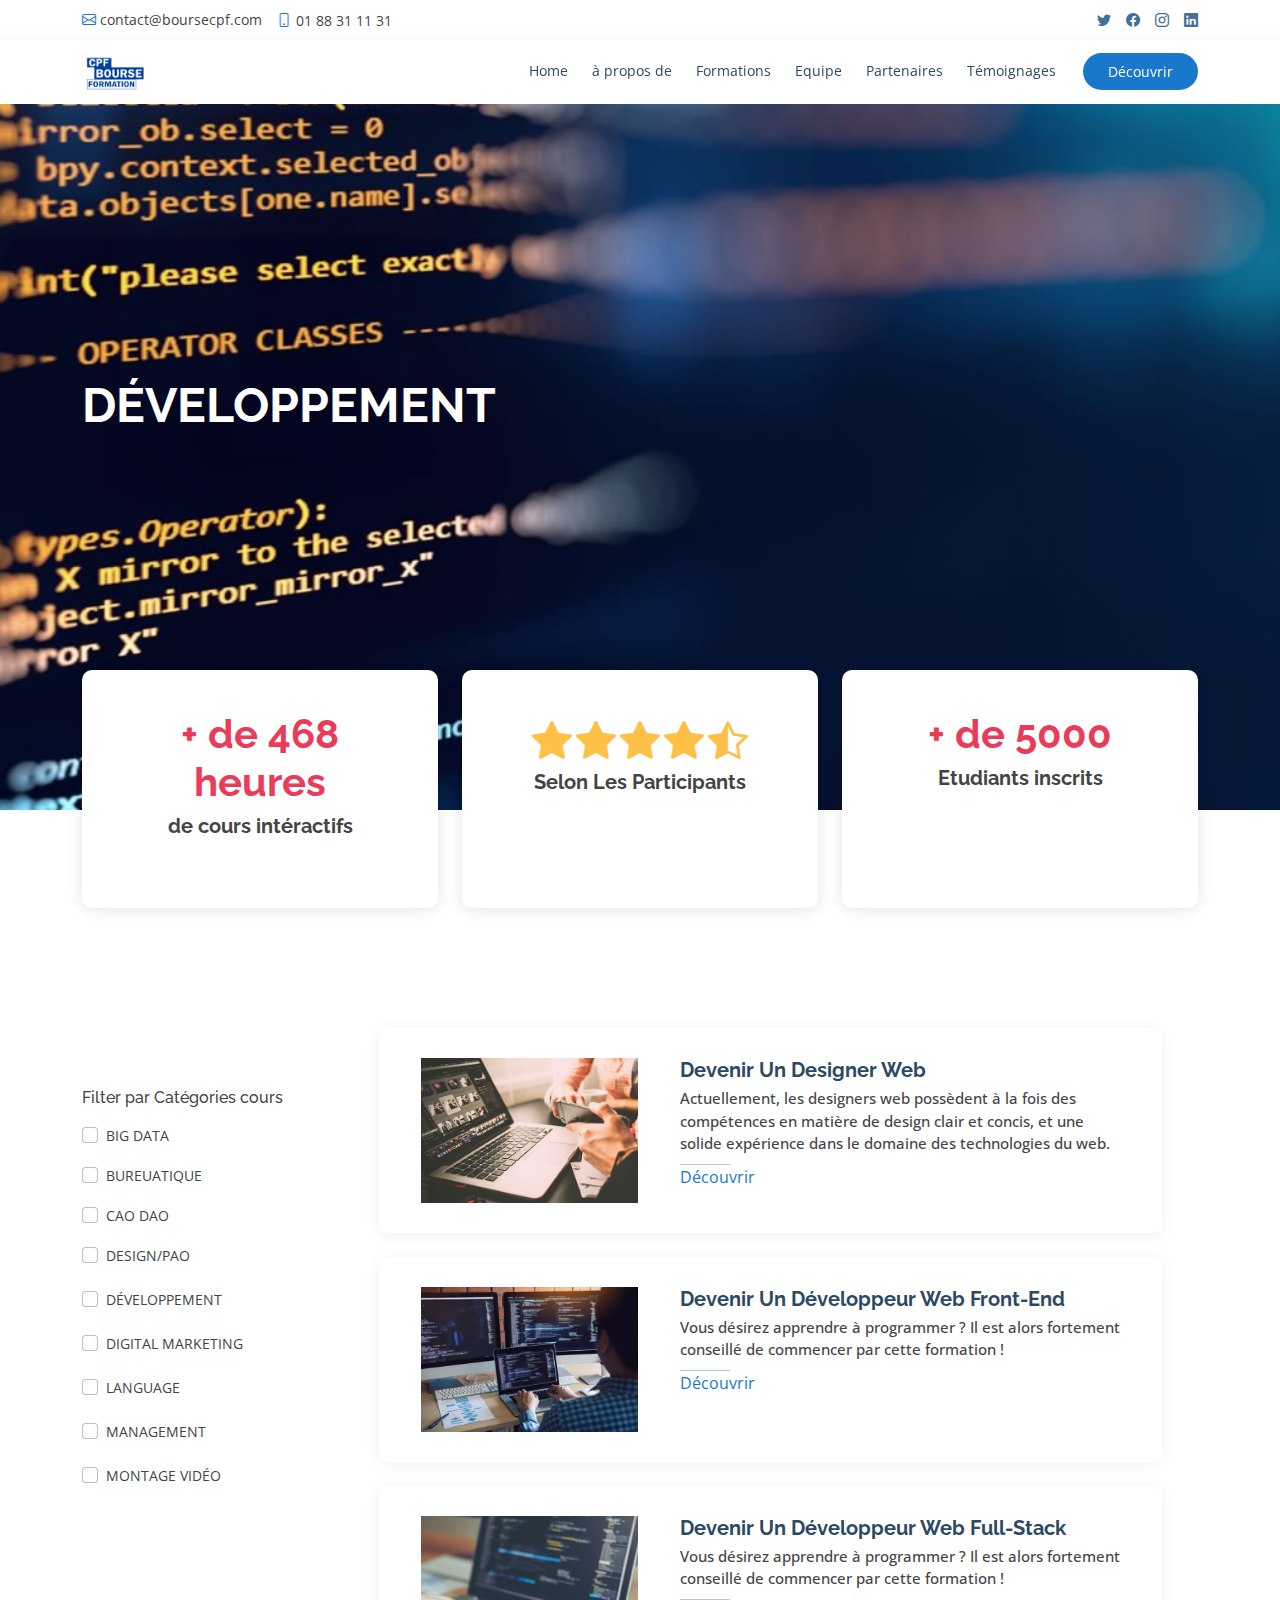
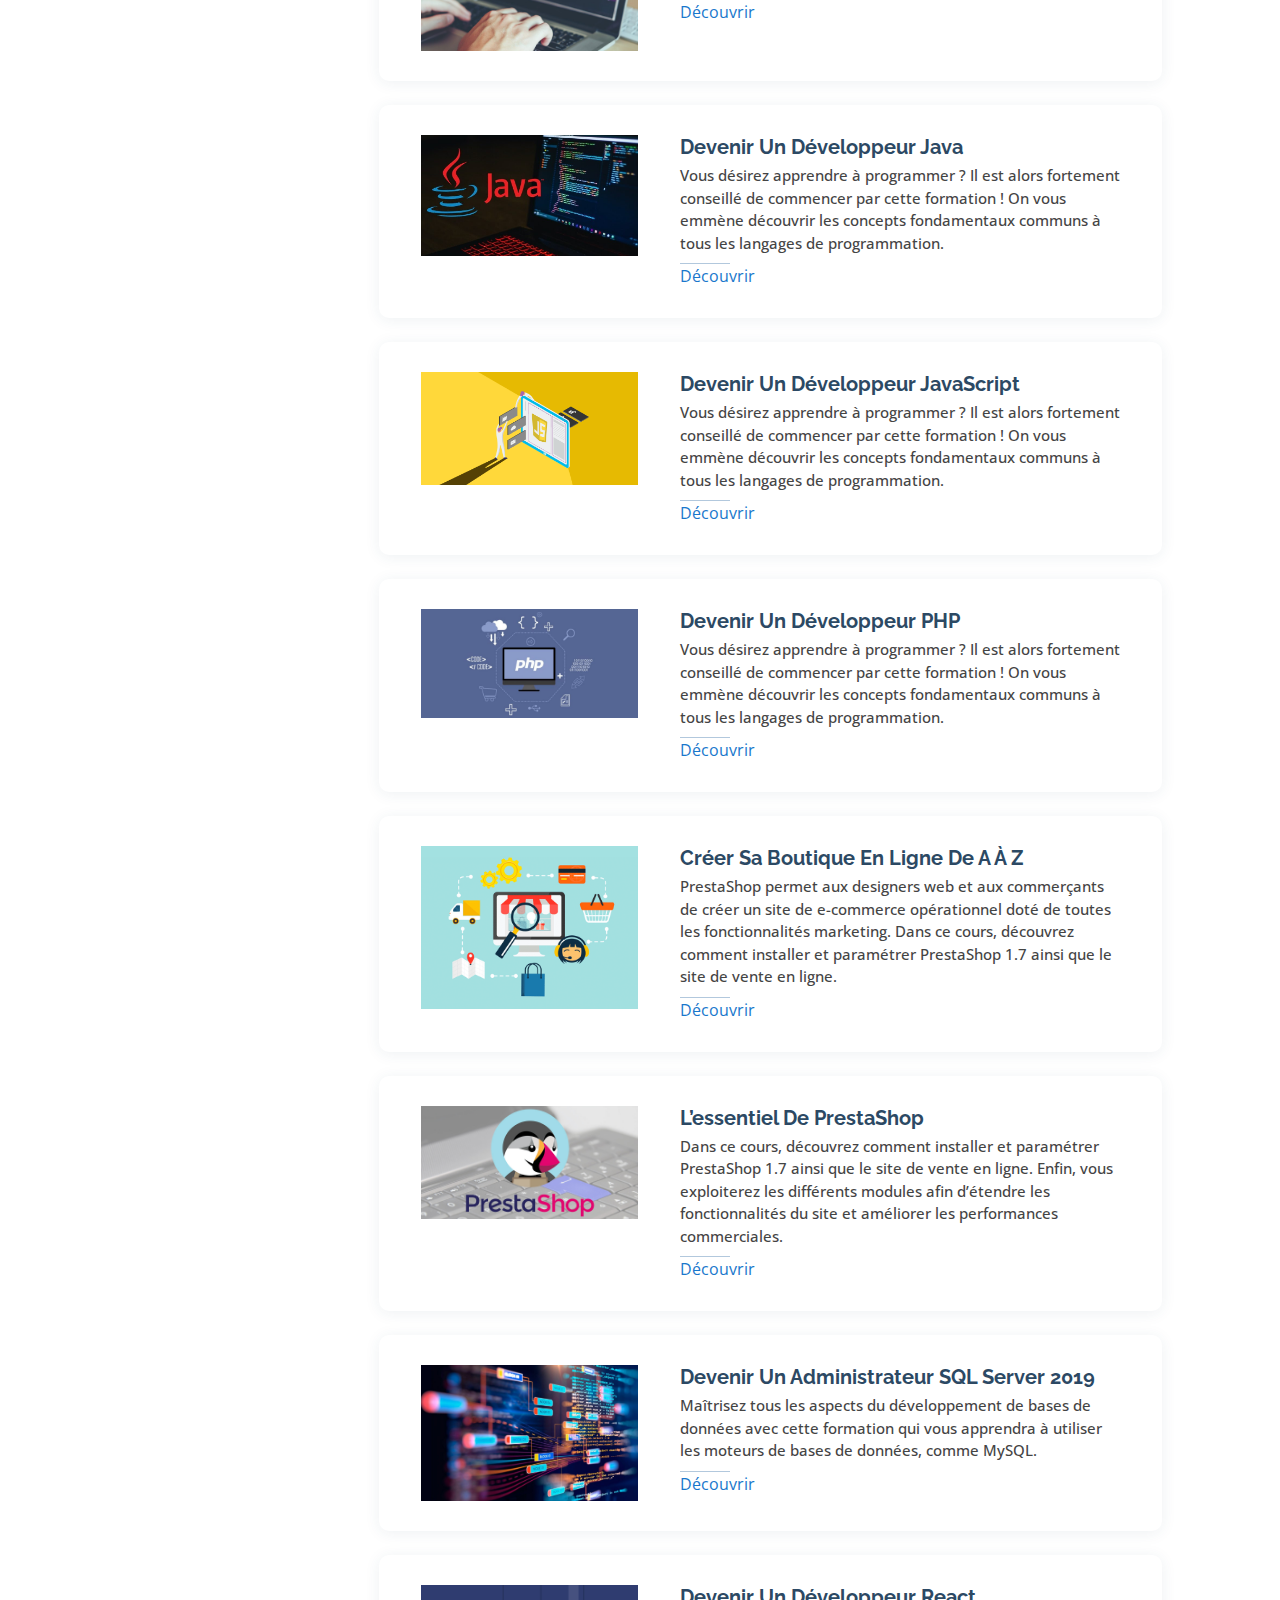
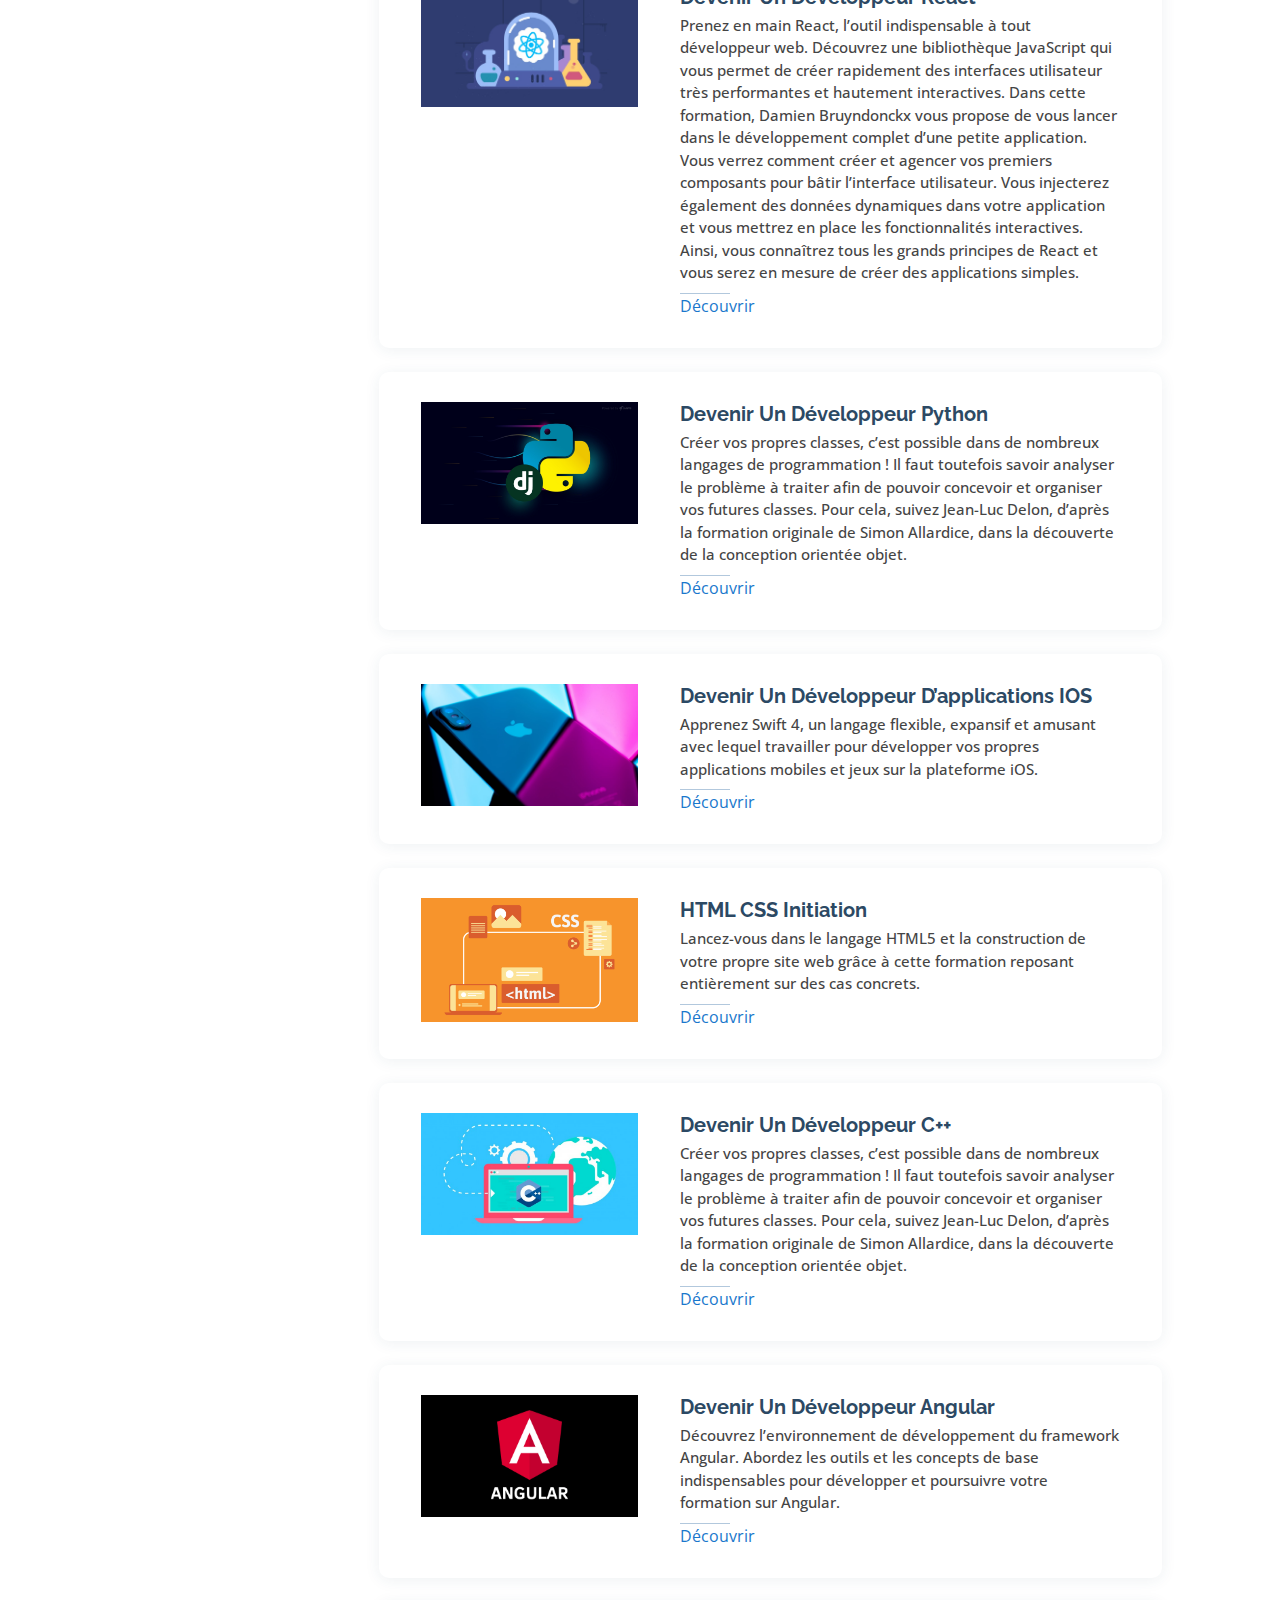
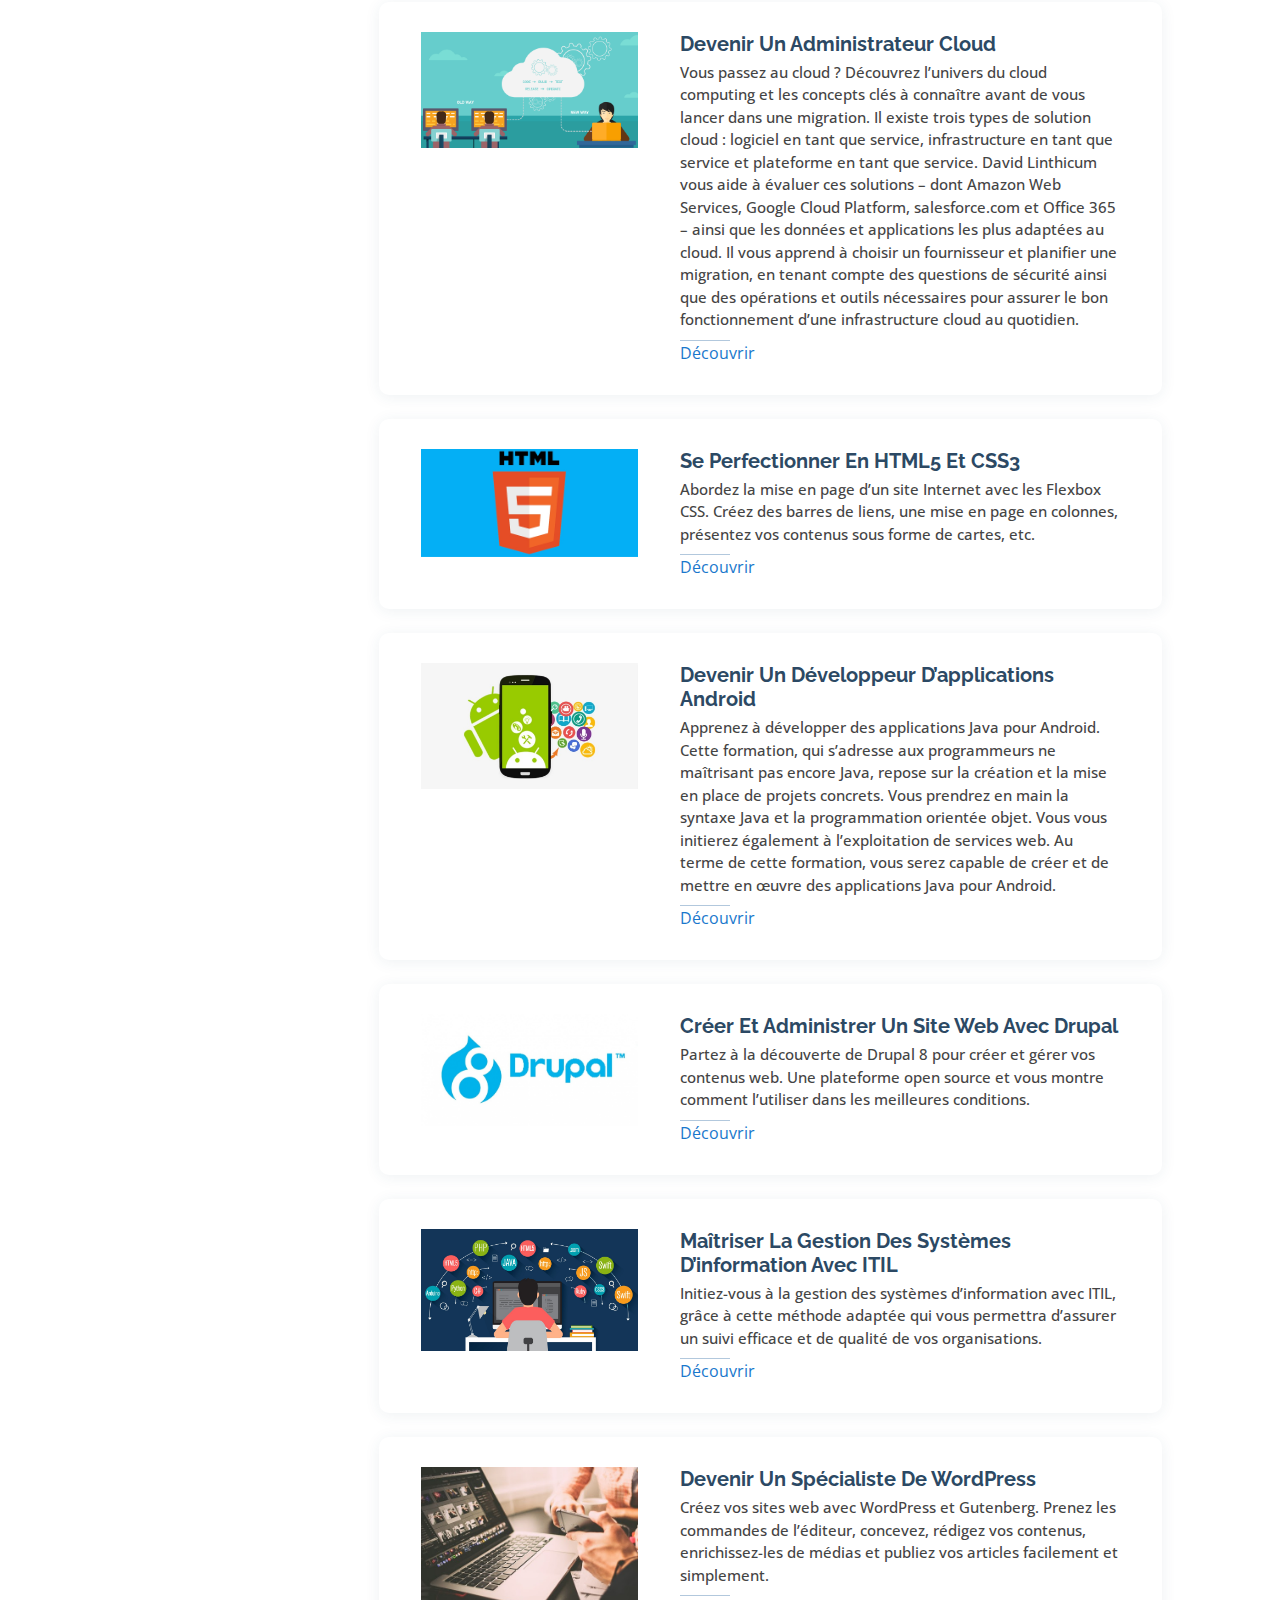
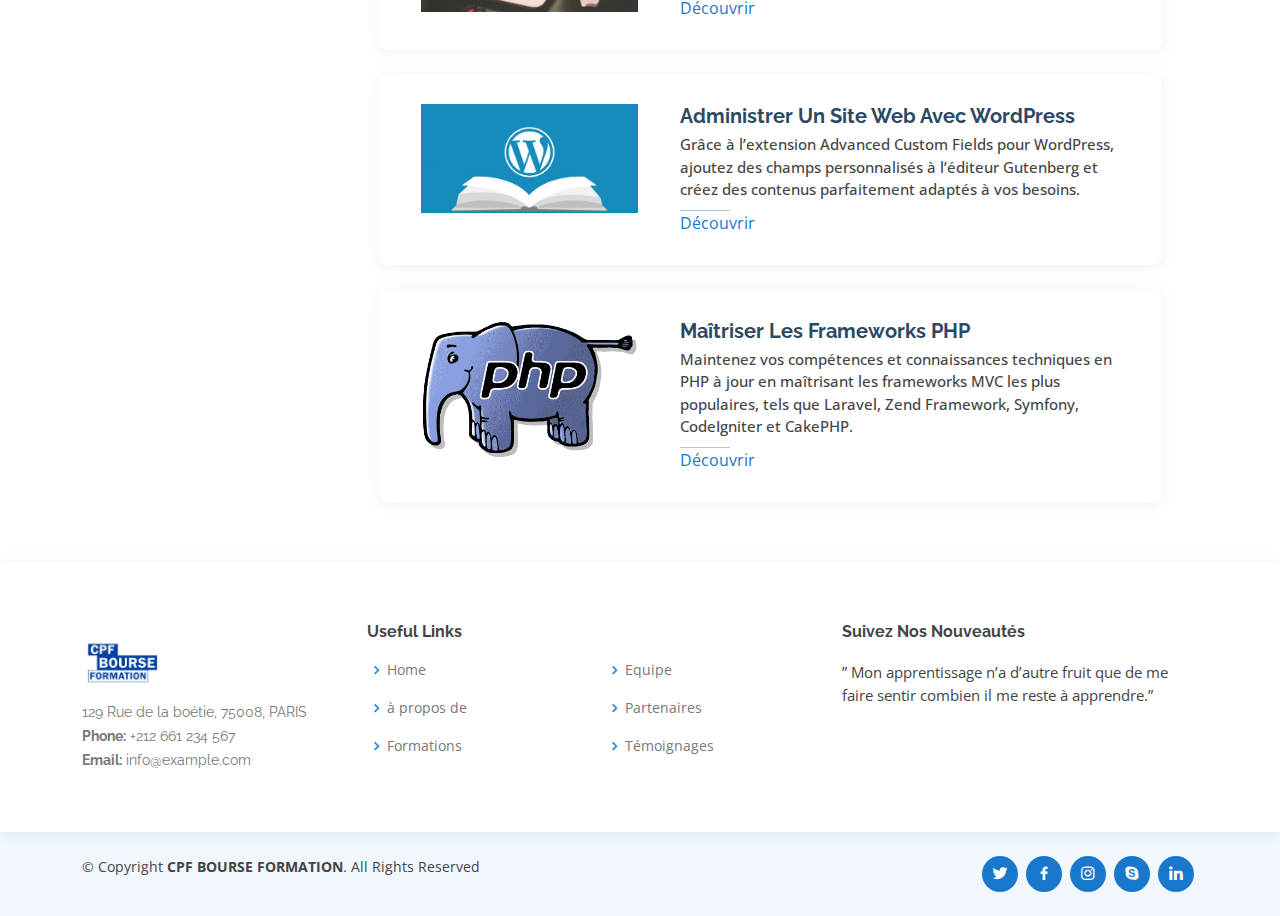
<file: Developpement.html>
<!DOCTYPE html>
<html lang="en">

<head>
  <meta charset="utf-8">
  <meta content="width=device-width, initial-scale=1.0" name="viewport">

  <title>Developpement</title>
  <link rel="shortcut icon" type="image/jpg" href="assets/img/logo.jpeg"/>
  <meta content="" name="description">
  <meta content="" name="keywords">

  <!-- Favicons -->
  <link href="" rel="icon">
  <link href="" rel="apple-touch-icon">

  <!-- Google Fonts -->
  <link href="https://fonts.googleapis.com/css?family=Open+Sans:300,300i,400,400i,600,600i,700,700i|Raleway:300,300i,400,400i,500,500i,600,600i,700,700i|Poppins:300,300i,400,400i,500,500i,600,600i,700,700i" rel="stylesheet">

  <!-- Vendor CSS Files -->
  <link href="assets/vendor/animate.css/animate.min.css" rel="stylesheet">
  <link href="assets/vendor/bootstrap/css/bootstrap.min.css" rel="stylesheet">
  <link href="assets/vendor/bootstrap-icons/bootstrap-icons.css" rel="stylesheet">
  <link href="assets/vendor/boxicons/css/boxicons.min.css" rel="stylesheet">
  <link href="assets/vendor/fontawesome-free/css/all.min.css" rel="stylesheet">
  <link href="assets/vendor/glightbox/css/glightbox.min.css" rel="stylesheet">
  <link href="assets/vendor/remixicon/remixicon.css" rel="stylesheet">
  <link href="assets/vendor/swiper/swiper-bundle.min.css" rel="stylesheet">

  <!-- Template Main CSS File -->
  <link href="assets/css/style.css" rel="stylesheet">
</head>

<body>

  <!-- ======= Top Bar ======= -->
  <div id="topbar" class="d-flex align-items-center fixed-top">
    <div class="container d-flex justify-content-between">
      <div class="contact-info d-flex align-items-center">
        <i class="bi bi-envelope"></i> <a href="mailto:contact@boursecpf.com">contact@boursecpf.com</a>
        <i class="bi bi-phone"></i> 01 88 31 11 31
      </div>
      <div class="d-none d-lg-flex social-links align-items-center">
        <a href="#" class="twitter"><i class="bi bi-twitter"></i></a>
        <a href="#" class="facebook"><i class="bi bi-facebook"></i></a>
        <a href="#" class="instagram"><i class="bi bi-instagram"></i></a>
        <a href="#" class="linkedin"><i class="bi bi-linkedin"></i></i></a>
      </div>
    </div>
  </div>

  <!-- ======= Header ======= -->
  <header id="header" class="fixed-top">
    <div class="container d-flex align-items-center">

      <a href="index.html"><img src="assets/img/logo.jpeg" width="15%" alt="" srcset=""></a>
      <!-- Uncomment below if you prefer to use an image logo -->
      <!-- <a href="index.html" class="logo me-auto"><img src="assets/img/logo.png" alt="" class="img-fluid"></a>-->

      <nav id="navbar" class="navbar order-last order-lg-0">
        <ul>
          <li><a class="nav-link scrollto" href="index.html">Home</a></li>
          <li><a class="nav-link scrollto" href="index.html">à propos de</a></li>
          <li><a class="nav-link scrollto" href="index.html">Formations</a></li>
          <li><a class="nav-link scrollto" href="index.html">Equipe </a></li>
          <li><a class="nav-link scrollto" href="index.html">Partenaires</a></li>
          <li><a class="nav-link scrollto" href="index.html">Témoignages</a></li>
        </ul>
        <i class="bi bi-list mobile-nav-toggle"></i>
      </nav><!-- .navbar -->


<a href="#exampleModal"  data-bs-toggle="modal" data-bs-target="#exampleModal"  class="appointment-btn scrollto">Découvrir</a>
    </div>
  </header><!-- End Header -->

  <!-- ======= bureautique Section ======= -->
  <section id="developpement" class="d-flex align-items-center">
      
    <div class="container">
        <h1>Développement</h1>
      </div>
  </section><!-- End bureautique -->

  <main id="main">

    <!-- ======= Why Us Section ======= -->
    <section id="why-us" class="why-us">
      <div class="container">

            <div class="icon-boxes d-flex flex-column justify-content-center">
              <div class="row">
                <div class="col-xl d-flex align-items-stretch">
                    <div class="icon-box mt-4 mt-xl-0">
                    <h1 style="color: #eb3b5a; font-weight: bold;">+ de 
                      468
                       heures</h1>
                    <h4>de cours intéractifs</h4>
                  </div>
                  
                </div>
                <div class="col-xl d-flex align-items-stretch">
                  <div class="icon-box mt-4 mt-xl-0">
                    <i style="color: #ffc048;" class="bi bi-star-fill"></i>
                    <i style="color: #ffc048;" class="bi bi-star-fill"></i>
                    <i style="color: #ffc048;" class="bi bi-star-fill"></i>
                    <i style="color: #ffc048;" class="bi bi-star-fill"></i>
                    <i style="color: #ffc048;" class="bi bi-star-half"></i>
                    <h4>Selon Les Participants</h4>
                  </div>
                  
                </div>
                <div class="col-xl d-flex align-items-stretch">
                  <div class="icon-box mt-4 mt-xl-0">
                    <h1 style="color: #eb3b5a; font-weight: bold;">+ de 5000</h1>
                    <h4>Etudiants inscrits</h4>
                  </div>
                  
                </div>
          </div>
        </div>

      </div>
    </section><!-- End Why Us Section -->
    

    <!-- ======= Doctors Section ======= -->
    <section id="doctors" class="doctors">
        <div class="container">
  
          <div class="row">
            <div class="col-3">
                <section filter="condition" class="mb-4">
                    <h6 class="font-weight-bold mb-3">Filter par Catégories cours</h6>

                    <div class="form-check pl-0 mb-3">
                    <input
                        type="checkbox"
                        class="filter-option form-check-input filled-in"
                        condition="bigdata"
                        id="bigdata"/>
                    <label
                        class="form-check-label small text-uppercase card-link-secondary"
                        for="bigdata"
                        >Big Data</label>
                    </div>
                    <div class="form-check pl-0 mb-3">
                    <input
                        condition="Bureua"
                        type="checkbox"
                        class="filter-option form-check-input filled-in"
                        id="Bureua"
                    />
                    <label
                        class="form-check-label small text-uppercase card-link-secondary"
                        for="Bureua"
                        >Bureuatique</label
                    >
                    </div>
                    <div class="form-check pl-0 mb-3">
                    <input
                        condition="CAO"
                        type="checkbox"
                        class="filter-option form-check-input filled-in"
                        id="CAO"
                    />
                    <label
                        class="form-check-label small text-uppercase card-link-secondary"
                        for="CAO"
                        >CAO DAO</label
                    >
                    </div>
                    <div class="form-check pl-0 mb-3 pb-1">
                    <input
                        condition="Design/PAO"
                        type="checkbox"
                        class="filter-option form-check-input filled-in"
                        id="Design/PAO"
                    />
                    <label
                        class="form-check-label small text-uppercase card-link-secondary"
                        for="Design/PAO"
                        >Design/PAO</label
                    >
                    </div>
                    <div class="form-check pl-0 mb-3 pb-1">
                    <input
                        condition="Developpement"
                        type="checkbox"
                        class="filter-option form-check-input filled-in"
                        id="Developpement"
                    />
                    <label
                        class="form-check-label small text-uppercase card-link-secondary"
                        for="Developpement"
                        >Développement</label
                    >
                    </div>
                    <div class="form-check pl-0 mb-3 pb-1">
                    <input
                        condition="Digital"
                        type="checkbox"
                        class="filter-option form-check-input filled-in"
                        id="Digital"
                    />
                    <label
                        class="form-check-label small text-uppercase card-link-secondary"
                        for="Digital"
                        >Digital Marketing</label
                    >
                    </div>
                    <div class="form-check pl-0 mb-3 pb-1">
                    <input
                        condition="Language"
                        type="checkbox"
                        class="filter-option form-check-input filled-in"
                        id="Language"
                    />
                    <label
                        class="form-check-label small text-uppercase card-link-secondary"
                        for="Language"
                        >Language</label
                    >
                    </div>
                    <div class="form-check pl-0 mb-3 pb-1">
                    <input
                        condition="Management"
                        type="checkbox"
                        class="filter-option form-check-input filled-in"
                        id="Management"
                    />
                    <label
                        class="form-check-label small text-uppercase card-link-secondary"
                        for="Management"
                        >Management</label
                    >
                    </div>
                    <div class="form-check pl-0 mb-3 pb-1">
                    <input
                        condition="Montage vidéo"
                        type="checkbox"
                        class="filter-option form-check-input filled-in"
                        id="Montage vidéo"
                    />
                    <label
                        class="form-check-label small text-uppercase card-link-secondary"
                        for="Montage vidéo"
                        >Montage vidéo</label
                    >
                    </div>
                </section>
            </div>
            <div class="col">
                <div class="row container">
                    <div class="col-lg-12">
                        <div class="member d-flex align-items-start row">
                          <div class="picc col-4"><img src="assets/img/dev/1 (11).jpg" class="img-fluid" alt=""></div>
                          <div class="member-info col">
                            <h4>Devenir Un Designer Web</h4>
                            <span>Actuellement, les designers web possèdent à la fois des compétences en matière de design clair et concis, et une solide expérience dans le domaine des technologies du web.</span>
                            
                            <a href="">Découvrir</a>
                          </div>
                        </div>
                      </div>
            
                      <div class="col-lg-12 mt-4">
                        <div class="member d-flex align-items-start row">
                          <div class="picc col-4"><img src="assets/img/dev/1 (15).jpg" class="img-fluid" alt=""></div>
                          <div class="member-info col">
                            <h4>Devenir Un Développeur Web Front-End</h4>
                            <span>Vous désirez apprendre à programmer ? Il est alors fortement conseillé de commencer par cette formation !</span>
                            
                            <a href="">Découvrir </a>
                          </div>
                        </div>
                      </div>
            
                      <div class="col-lg-12 mt-4">
                        <div class="member d-flex align-items-start row">
                          <div class="picc col-4"><img src="assets/img/dev/1 (6).jpg" class="img-fluid" alt=""></div>
                          <div class="member-info col">
                            <h4>Devenir Un Développeur Web Full-Stack</h4>
                            <span>Vous désirez apprendre à programmer ? Il est alors fortement conseillé de commencer par cette formation !</span>
                              <a href="">Découvrir </a>
                          </div>
                        </div>
                      </div>
            
                      <div class="col-lg-12 mt-4">
                        <div class="member d-flex align-items-start row">
                          <div class="picc col-4"><img src="assets/img/dev/1 (7).jpg" class="img-fluid" alt=""></div>
                          <div class="member-info col">
                            <h4>Devenir Un Développeur Java</h4>
                            <span>Vous désirez apprendre à programmer ? Il est alors fortement conseillé de commencer par cette formation ! On vous emmène découvrir les concepts fondamentaux communs à tous les langages de programmation.</span>
                              <a href="">Découvrir </a>
                          </div>
                        </div>
                      </div>
            
                      <div class="col-lg-12 mt-4">
                        <div class="member d-flex align-items-start row">
                          <div class="picc col-4"><img src="assets/img/dev/1 (7).png" class="img-fluid" alt=""></div>
                          <div class="member-info col">
                            <h4>Devenir Un Développeur JavaScript</h4>
                            <span>Vous désirez apprendre à programmer ? Il est alors fortement conseillé de commencer par cette formation ! On vous emmène découvrir les concepts fondamentaux communs à tous les langages de programmation.</span>
                              <a href="">Découvrir </a>
                          </div>
                        </div>
                      </div>
            
                      <div class="col-lg-12 mt-4">
                        <div class="member d-flex align-items-start row">
                          <div class="picc col-4"><img src="assets/img/dev/1 (6).png" class="img-fluid" alt=""></div>
                          <div class="member-info col">
                            <h4>Devenir Un Développeur PHP</h4>
                            <span>Vous désirez apprendre à programmer ? Il est alors fortement conseillé de commencer par cette formation ! On vous emmène découvrir les concepts fondamentaux communs à tous les langages de programmation.</span>
                              <a href="">Découvrir </a>
                          </div>
                        </div>
                      </div>
            
                      <div class="col-lg-12 mt-4">
                        <div class="member d-flex align-items-start row">
                          <div class="picc col-4"><img src="assets/img/dev/1 (4).png" class="img-fluid" alt=""></div>
                          <div class="member-info col">
                            <h4>Créer Sa Boutique En Ligne De A À Z</h4>
                            <span>PrestaShop permet aux designers web et aux commerçants de créer un site de e-commerce opérationnel doté de toutes les fonctionnalités marketing. Dans ce cours, découvrez comment installer et paramétrer PrestaShop 1.7 ainsi que le site de vente en ligne.</span>
                              <a href="">Découvrir </a>
                          </div>
                        </div>
                      </div>
            
                      <div class="col-lg-12 mt-4">
                        <div class="member d-flex align-items-start row">
                          <div class="picc col-4"><img src="assets/img/dev/1 (3).jpg" class="img-fluid" alt=""></div>
                          <div class="member-info col">
                            <h4>L’essentiel De PrestaShop</h4>
                            <span>Dans ce cours, découvrez comment installer et paramétrer PrestaShop 1.7 ainsi que le site de vente en ligne. Enfin, vous exploiterez les différents modules afin d’étendre les fonctionnalités du site et améliorer les performances commerciales.</span>
                              <a href="">Découvrir </a>
                          </div>
                        </div>
                      </div>
            
                      <div class="col-lg-12 mt-4">
                        <div class="member d-flex align-items-start row">
                          <div class="picc col-4"><img src="assets/img/dev/1 (10).jpg" class="img-fluid" alt=""></div>
                          <div class="member-info col">
                            <h4>Devenir Un Administrateur SQL Server 2019</h4>
                            <span>Maîtrisez tous les aspects du développement de bases de données avec cette formation qui vous apprendra à utiliser les moteurs de bases de données, comme MySQL.</span>
                              <a href="">Découvrir </a>
                          </div>
                        </div>
                      </div>
            
                      <div class="col-lg-12 mt-4">
                        <div class="member d-flex align-items-start row">
                          <div class="picc col-4"><img src="assets/img/dev/1 (5).jpg" class="img-fluid" alt=""></div>
                          <div class="member-info col">
                            <h4>Devenir Un Développeur React</h4>
                            <span>Prenez en main React, l’outil indispensable à tout développeur web. Découvrez une bibliothèque JavaScript qui vous permet de créer rapidement des interfaces utilisateur très performantes et hautement interactives. Dans cette formation, Damien Bruyndonckx vous propose de vous lancer dans le développement complet d’une petite application. Vous verrez comment créer et agencer vos premiers composants pour bâtir l’interface utilisateur. Vous injecterez également des données dynamiques dans votre application et vous mettrez en place les fonctionnalités interactives. Ainsi, vous connaîtrez tous les grands principes de React et vous serez en mesure de créer des applications simples.</span>
                              <a href="">Découvrir </a>
                          </div>
                        </div>
                      </div>
            
                      <div class="col-lg-12 mt-4">
                        <div class="member d-flex align-items-start row">
                          <div class="picc col-4"><img src="assets/img/dev/1 (13).jpg" class="img-fluid" alt=""></div>
                          <div class="member-info col">
                            <h4>Devenir Un Développeur Python</h4>
                            <span>Créer vos propres classes, c’est possible dans de nombreux langages de programmation ! Il faut toutefois savoir analyser le problème à traiter afin de pouvoir concevoir et organiser vos futures classes. Pour cela, suivez Jean-Luc Delon, d’après la formation originale de Simon Allardice, dans la découverte de la conception orientée objet.</span>
                              <a href="">Découvrir </a>
                          </div>
                        </div>
                      </div>
            
                      <div class="col-lg-12 mt-4">
                        <div class="member d-flex align-items-start row">
                          <div class="picc col-4"><img src="assets/img/dev/1 (1).jpg" class="img-fluid" alt=""></div>
                          <div class="member-info col">
                            <h4>Devenir Un Développeur D’applications IOS</h4>
                            <span>Apprenez Swift 4, un langage flexible, expansif et amusant avec lequel travailler pour développer vos propres applications mobiles et jeux sur la plateforme iOS.</span>
                              <a href="">Découvrir </a>
                          </div>
                        </div>
                      </div>
            
                      <div class="col-lg-12 mt-4">
                        <div class="member d-flex align-items-start row">
                          <div class="picc col-4"><img src="assets/img/dev/1 (3).png" class="img-fluid" alt=""></div>
                          <div class="member-info col">
                            <h4>HTML CSS Initiation</h4>
                            <span>Lancez-vous dans le langage HTML5 et la construction de votre propre site web grâce à cette formation reposant entièrement sur des cas concrets.</span>
                              <a href="">Découvrir </a>
                          </div>
                        </div>
                      </div>
            
                      <div class="col-lg-12 mt-4">
                        <div class="member d-flex align-items-start row">
                          <div class="picc col-4"><img src="assets/img/dev/1 (9).jpg" class="img-fluid" alt=""></div>
                          <div class="member-info col">
                            <h4>Devenir Un Développeur C++</h4>
                            <span>Créer vos propres classes, c’est possible dans de nombreux langages de programmation ! Il faut toutefois savoir analyser le problème à traiter afin de pouvoir concevoir et organiser vos futures classes. Pour cela, suivez Jean-Luc Delon, d’après la formation originale de Simon Allardice, dans la découverte de la conception orientée objet.</span>
                              <a href="">Découvrir </a>
                          </div>
                        </div>
                      </div>
            
                      <div class="col-lg-12 mt-4">
                        <div class="member d-flex align-items-start row">
                          <div class="picc col-4"><img src="assets/img/dev/1 (2).png" class="img-fluid" alt=""></div>
                          <div class="member-info col">
                            <h4>Devenir Un Développeur Angular</h4>
                            <span>Découvrez l’environnement de développement du framework Angular. Abordez les outils et les concepts de base indispensables pour développer et poursuivre votre formation sur Angular.</span>
                              <a href="">Découvrir </a>
                          </div>
                        </div>
                      </div>
            
                      <div class="col-lg-12 mt-4">
                        <div class="member d-flex align-items-start row">
                          <div class="picc col-4"><img src="assets/img/dev/1 (5).png" class="img-fluid" alt=""></div>
                          <div class="member-info col">
                            <h4>Devenir Un Administrateur Cloud</h4>
                            <span>Vous passez au cloud ? Découvrez l’univers du cloud computing et les concepts clés à connaître avant de vous lancer dans une migration. Il existe trois types de solution cloud : logiciel en tant que service, infrastructure en tant que service et plateforme en tant que service. David Linthicum vous aide à évaluer ces solutions – dont Amazon Web Services, Google Cloud Platform, salesforce.com et Office 365 – ainsi que les données et applications les plus adaptées au cloud. Il vous apprend à choisir un fournisseur et planifier une migration, en tenant compte des questions de sécurité ainsi que des opérations et outils nécessaires pour assurer le bon fonctionnement d’une infrastructure cloud au quotidien.</span>
                              <a href="">Découvrir </a>
                          </div>
                        </div>
                      </div>
            
                      <div class="col-lg-12 mt-4">
                        <div class="member d-flex align-items-start row">
                          <div class="picc col-4"><img src="assets/img/dev/1 (2).jpg" class="img-fluid" alt=""></div>
                          <div class="member-info col">
                            <h4>Se Perfectionner En HTML5 Et CSS3</h4>
                            <span>Abordez la mise en page d’un site Internet avec les Flexbox CSS. Créez des barres de liens, une mise en page en colonnes, présentez vos contenus sous forme de cartes, etc.</span>
                              <a href="">Découvrir </a>
                          </div>
                        </div>
                      </div>
            
                      <div class="col-lg-12 mt-4">
                        <div class="member d-flex align-items-start row">
                          <div class="picc col-4"><img src="assets/img/dev/1 (8).jpg" class="img-fluid" alt=""></div>
                          <div class="member-info col">
                            <h4>Devenir Un Développeur D’applications Android</h4>
                            <span>Apprenez à développer des applications Java pour Android. Cette formation, qui s’adresse aux programmeurs ne maîtrisant pas encore Java, repose sur la création et la mise en place de projets concrets. Vous prendrez en main la syntaxe Java et la programmation orientée objet. Vous vous initierez également à l’exploitation de services web. Au terme de cette formation, vous serez capable de créer et de mettre en œuvre des applications Java pour Android.</span>
                              <a href="">Découvrir </a>
                          </div>
                        </div>
                      </div>
            
                      <div class="col-lg-12 mt-4">
                        <div class="member d-flex align-items-start row">
                          <div class="picc col-4"><img src="assets/img/dev/1 (14).jpg" class="img-fluid" alt=""></div>
                          <div class="member-info col">
                            <h4>Créer Et Administrer Un Site Web Avec Drupal</h4>
                            <span>Partez à la découverte de Drupal 8 pour créer et gérer vos contenus web. Une plateforme open source et vous montre comment l’utiliser dans les meilleures conditions.</span>
                              <a href="">Découvrir </a>
                          </div>
                        </div>
                      </div>
            
                      <div class="col-lg-12 mt-4">
                        <div class="member d-flex align-items-start row">
                          <div class="picc col-4"><img src="assets/img/dev/1 (4).jpg" class="img-fluid" alt=""></div>
                          <div class="member-info col">
                            <h4>Maîtriser La Gestion Des Systèmes D’information Avec ITIL</h4>
                            <span>Initiez-vous à la gestion des systèmes d’information avec ITIL, grâce à cette méthode adaptée qui vous permettra d’assurer un suivi efficace et de qualité de vos organisations.</span>
                              <a href="">Découvrir </a>
                          </div>
                        </div>
                      </div>
            
                      <div class="col-lg-12 mt-4">
                        <div class="member d-flex align-items-start row">
                          <div class="picc col-4"><img src="assets/img/dev/1 (11).jpg" class="img-fluid" alt=""></div>
                          <div class="member-info col">
                            <h4>Devenir Un Spécialiste De WordPress</h4>
                            <span>Créez vos sites web avec WordPress et Gutenberg. Prenez les commandes de l’éditeur, concevez, rédigez vos contenus, enrichissez-les de médias et publiez vos articles facilement et simplement.</span>
                              <a href="">Découvrir </a>
                          </div>
                        </div>
                      </div>
            
                      <div class="col-lg-12 mt-4">
                        <div class="member d-flex align-items-start row">
                          <div class="picc col-4"><img src="assets/img/dev/1 (16).jpg" class="img-fluid" alt=""></div>
                          <div class="member-info col">
                            <h4>Administrer Un Site Web Avec WordPress</h4>
                            <span>Grâce à l’extension Advanced Custom Fields pour WordPress, ajoutez des champs personnalisés à l’éditeur Gutenberg et créez des contenus parfaitement adaptés à vos besoins.</span>
                              <a href="">Découvrir </a>
                          </div>
                        </div>
                      </div>
            
                      <div class="col-lg-12 mt-4">
                        <div class="member d-flex align-items-start row">
                          <div class="picc col-4"><img src="assets/img/dev/1 (1).png" class="img-fluid" alt=""></div>
                          <div class="member-info col">
                            <h4>Maîtriser Les Frameworks PHP</h4>
                            <span>Maintenez vos compétences et connaissances techniques en PHP à jour en maîtrisant les frameworks MVC les plus populaires, tels que Laravel, Zend Framework, Symfony, CodeIgniter et CakePHP.</span>
                              <a href="">Découvrir </a>
                          </div>
                        </div>
                      </div>
                </div>
            </div>
  
          </div>
  
        </div>
      </section><!-- End Doctors Section -->

  </main><!-- End #main -->


  <!-- ======= Footer ======= -->
  <footer id="footer">

    <div class="footer-top">
      <div class="container">
        <div class="row">

          <div class="col-lg-3 col-md-6 footer-contact">
            <a href="index.html"><img src="assets/img/logo.jpeg" width="30%" alt="" srcset=""></a>
            <p>
              129 Rue de la boétie, 75008, PARIS<br>
              <strong>Phone:</strong> +212 661 234 567<br>
              <strong>Email:</strong> info@example.com<br>
            </p>
          </div>

          <div class="col-lg-5 col-md-6 footer-links">
            <h4>Useful Links</h4>
            <div class="row">
              <div class="col">
                <ul>
                  <li><i class="bx bx-chevron-right"></i> <a href="#hero">Home</a></li>
                  <li><i class="bx bx-chevron-right"></i> <a href="#about">à propos de</a></li>
                  <li><i class="bx bx-chevron-right"></i> <a href="#services">Formations</a></li>
                </ul>
              </div>
              <div class="col">
                <ul>
                <li><i class="bx bx-chevron-right"></i> <a href="#doctors">Equipe</a></li>
                <li><i class="bx bx-chevron-right"></i> <a href="#counts">Partenaires</a></li>
                <li><i class="bx bx-chevron-right"></i> <a href="#testimonials">Témoignages</a></li>
              </ul>
            </div>
            </div>
          </div>

          <div class="col-lg-4 col-md-6 footer-newsletter">
            <h4>Suivez Nos Nouveautés</h4>
            <p>” Mon apprentissage n’a d’autre fruit que de me faire sentir combien il me reste à apprendre.”</p>
          </div>

        </div>
      </div>
    </div>

    <div class="container d-md-flex py-4">

      <div class="me-md-auto text-center text-md-start">
        <div class="copyright">
          &copy; Copyright <strong><span>CPF BOURSE FORMATION</span></strong>. All Rights Reserved
        </div>
      </div>
      <div class="social-links text-center text-md-right pt-3 pt-md-0">
        <a href="#" class="twitter"><i class="bx bxl-twitter"></i></a>
        <a href="#" class="facebook"><i class="bx bxl-facebook"></i></a>
        <a href="#" class="instagram"><i class="bx bxl-instagram"></i></a>
        <a href="#" class="google-plus"><i class="bx bxl-skype"></i></a>
        <a href="#" class="linkedin"><i class="bx bxl-linkedin"></i></a>
      </div>
    </div>
  </footer><!-- End Footer -->

  <div id="preloader"></div>
  <a href="#" class="back-to-top d-flex align-items-center justify-content-center"><i class="bi bi-arrow-up-short"></i></a>

  <!-- Vendor JS Files -->
  <script src="assets/vendor/bootstrap/js/bootstrap.bundle.min.js"></script>
  <script src="assets/vendor/glightbox/js/glightbox.min.js"></script>
  <script src="assets/vendor/php-email-form/validate.js"></script>
  <script src="assets/vendor/purecounter/purecounter.js"></script>
  <script src="assets/vendor/swiper/swiper-bundle.min.js"></script>

  <!-- Template Main JS File -->
  <script src="assets/js/main.js"></script>

</body>

</html>
</file>
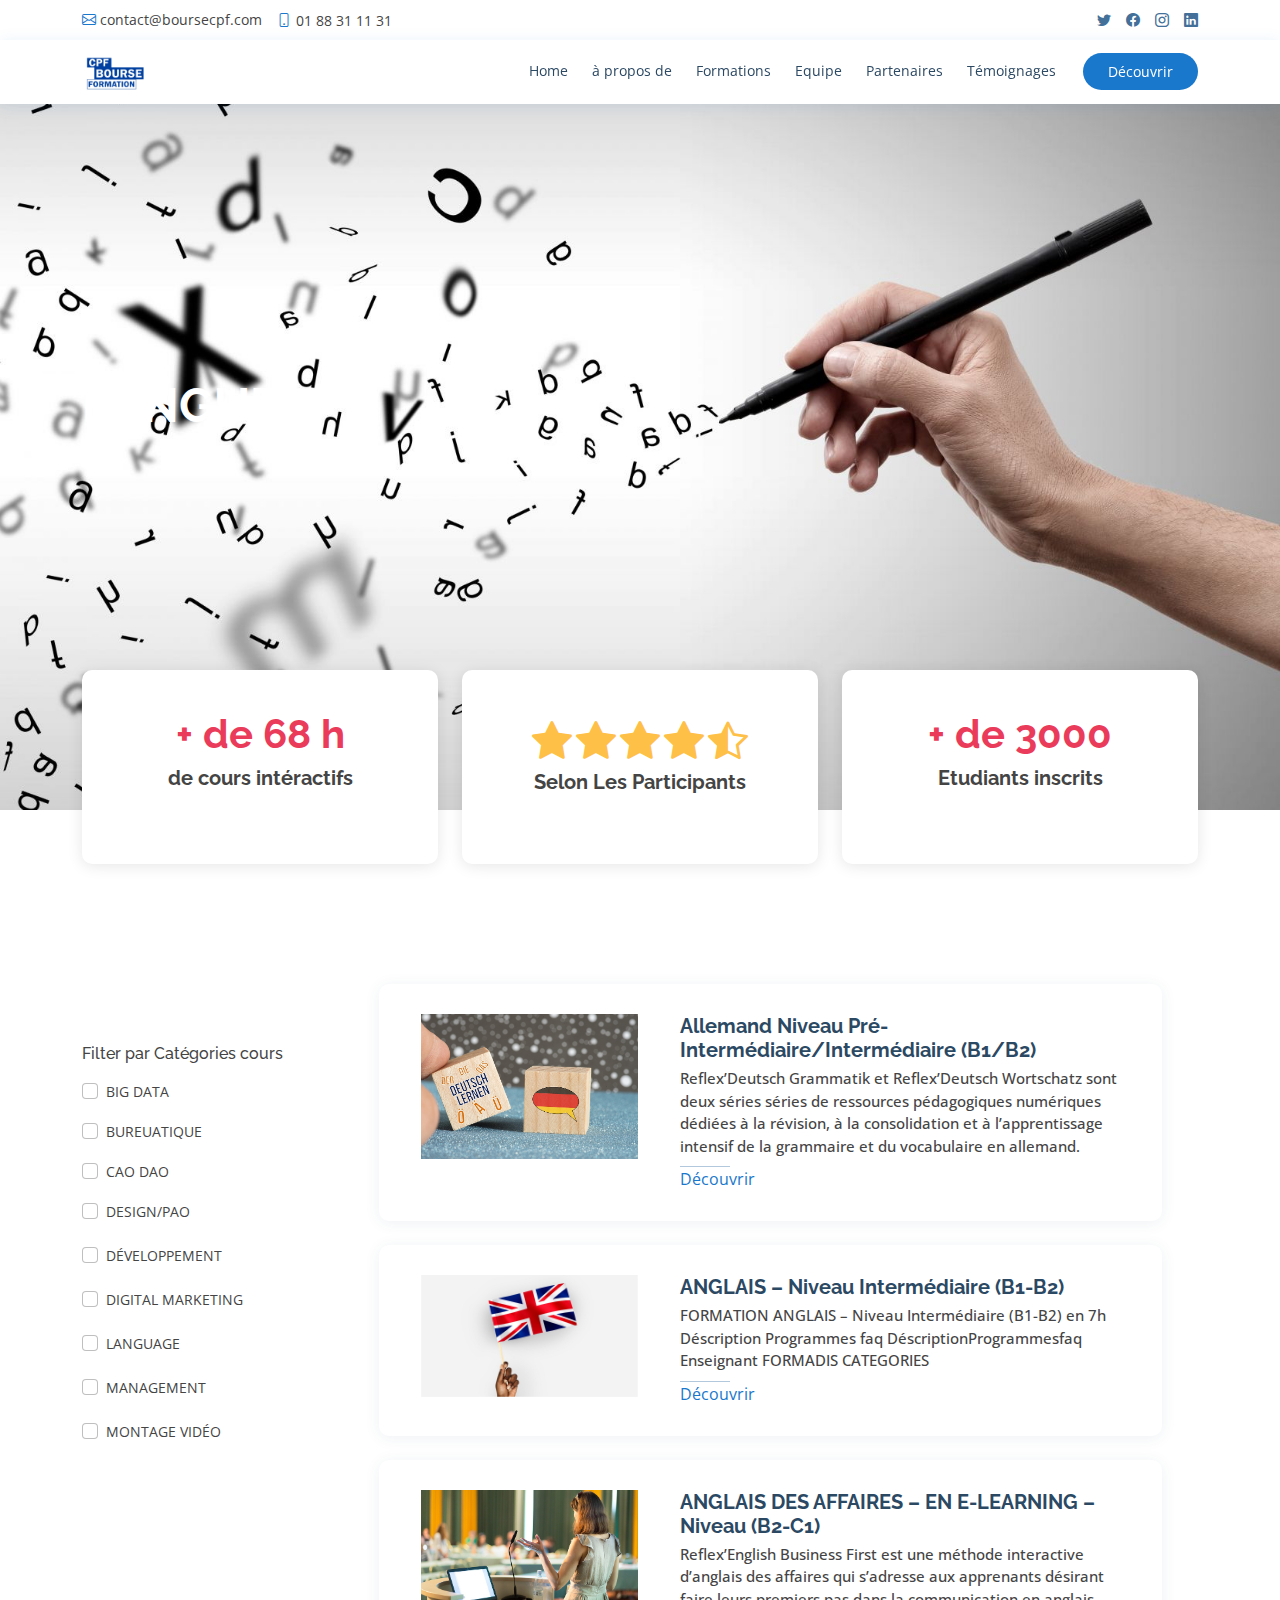
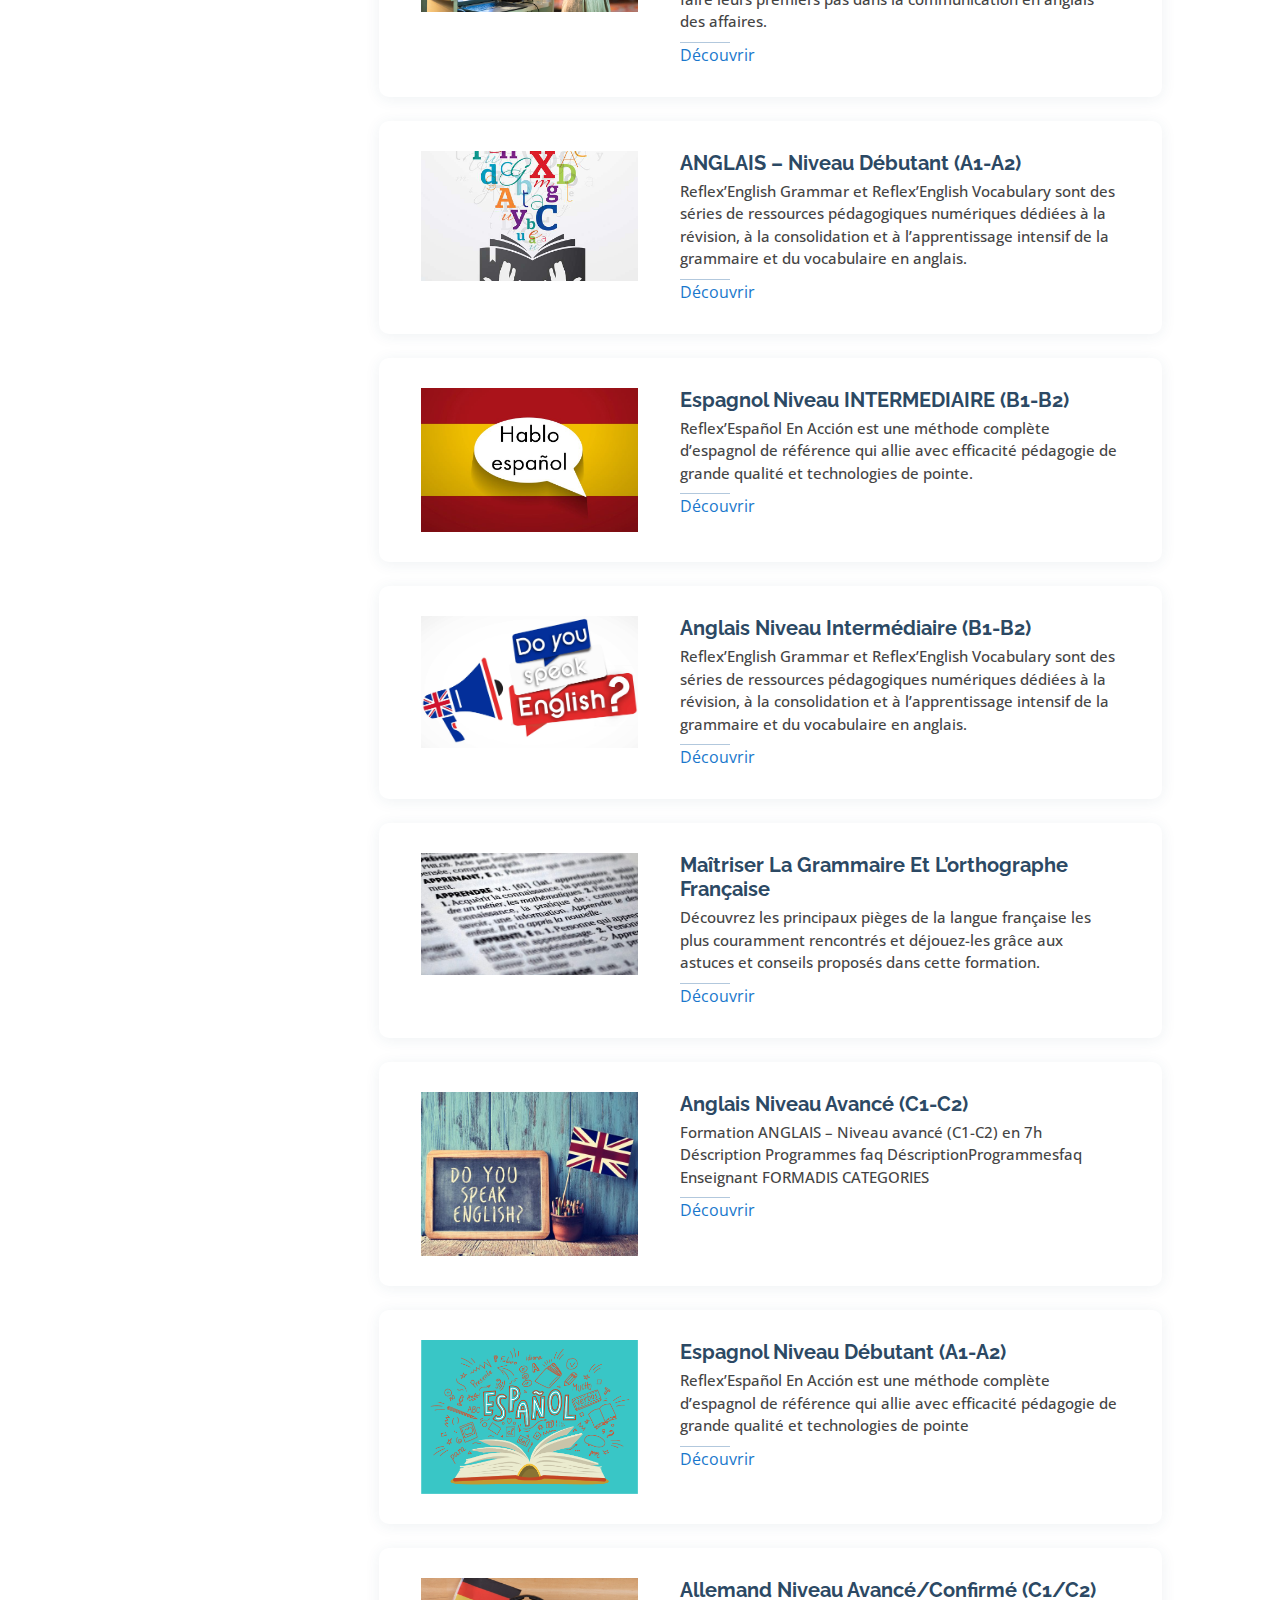
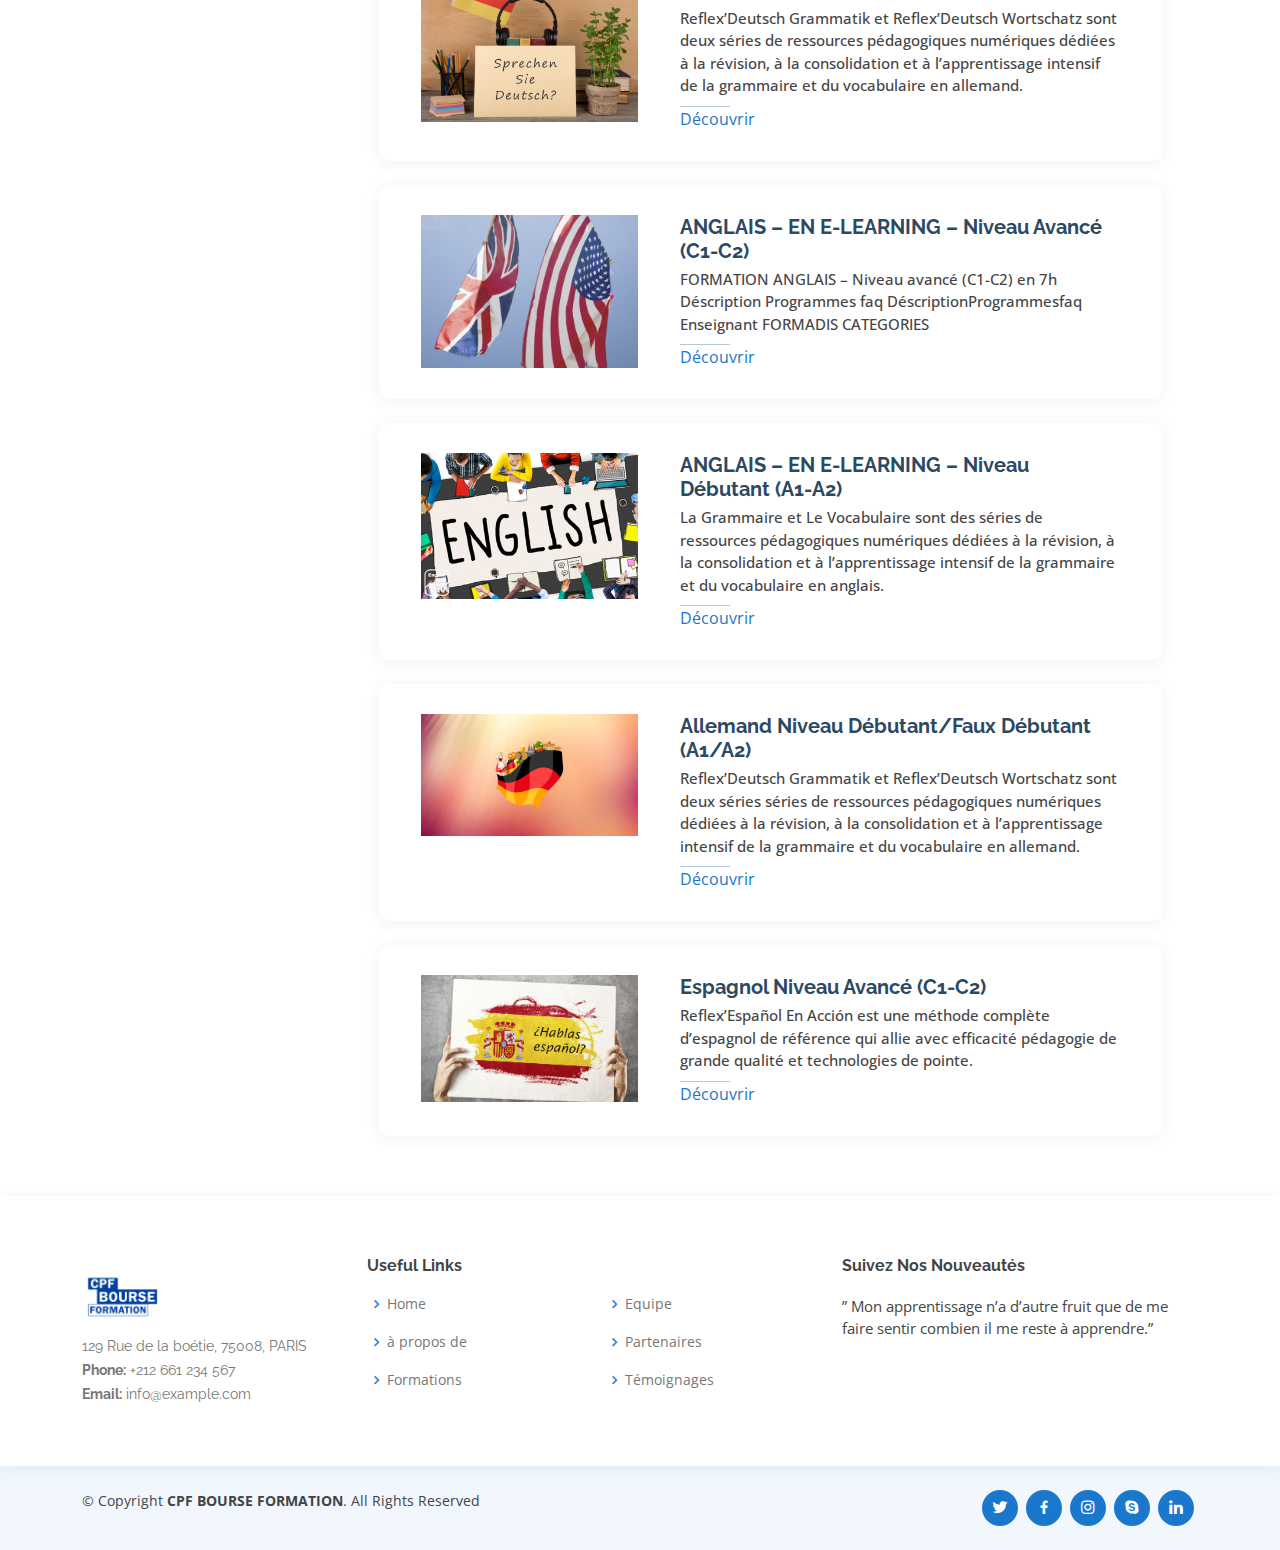
<file: Langues.html>
<!DOCTYPE html>
<html lang="en">

<head>
  <meta charset="utf-8">
  <meta content="width=device-width, initial-scale=1.0" name="viewport">

  <title>Langues</title>
  <link rel="shortcut icon" type="image/jpg" href="assets/img/logo.jpeg"/>
  <meta content="" name="description">
  <meta content="" name="keywords">

  <!-- Favicons -->
  <link href="" rel="icon">
  <link href="" rel="apple-touch-icon">

  <!-- Google Fonts -->
  <link href="https://fonts.googleapis.com/css?family=Open+Sans:300,300i,400,400i,600,600i,700,700i|Raleway:300,300i,400,400i,500,500i,600,600i,700,700i|Poppins:300,300i,400,400i,500,500i,600,600i,700,700i" rel="stylesheet">

  <!-- Vendor CSS Files -->
  <link href="assets/vendor/animate.css/animate.min.css" rel="stylesheet">
  <link href="assets/vendor/bootstrap/css/bootstrap.min.css" rel="stylesheet">
  <link href="assets/vendor/bootstrap-icons/bootstrap-icons.css" rel="stylesheet">
  <link href="assets/vendor/boxicons/css/boxicons.min.css" rel="stylesheet">
  <link href="assets/vendor/fontawesome-free/css/all.min.css" rel="stylesheet">
  <link href="assets/vendor/glightbox/css/glightbox.min.css" rel="stylesheet">
  <link href="assets/vendor/remixicon/remixicon.css" rel="stylesheet">
  <link href="assets/vendor/swiper/swiper-bundle.min.css" rel="stylesheet">

  <!-- Template Main CSS File -->
  <link href="assets/css/style.css" rel="stylesheet">
</head>

<body>

  <!-- ======= Top Bar ======= -->
  <div id="topbar" class="d-flex align-items-center fixed-top">
    <div class="container d-flex justify-content-between">
      <div class="contact-info d-flex align-items-center">
        <i class="bi bi-envelope"></i> <a href="mailto:contact@boursecpf.com">contact@boursecpf.com</a>
        <i class="bi bi-phone"></i> 01 88 31 11 31
      </div>
      <div class="d-none d-lg-flex social-links align-items-center">
        <a href="#" class="twitter"><i class="bi bi-twitter"></i></a>
        <a href="#" class="facebook"><i class="bi bi-facebook"></i></a>
        <a href="#" class="instagram"><i class="bi bi-instagram"></i></a>
        <a href="#" class="linkedin"><i class="bi bi-linkedin"></i></i></a>
      </div>
    </div>
  </div>

  <!-- ======= Header ======= -->
  <header id="header" class="fixed-top">
    <div class="container d-flex align-items-center">

      <a href="index.html"><img src="assets/img/logo.jpeg" width="15%" alt="" srcset=""></a>
      <!-- Uncomment below if you prefer to use an image logo -->
      <!-- <a href="index.html" class="logo me-auto"><img src="assets/img/logo.png" alt="" class="img-fluid"></a>-->

      <nav id="navbar" class="navbar order-last order-lg-0">
        <ul>
          <li><a class="nav-link scrollto" href="index.html">Home</a></li>
          <li><a class="nav-link scrollto" href="index.html">à propos de</a></li>
          <li><a class="nav-link scrollto" href="index.html">Formations</a></li>
          <li><a class="nav-link scrollto" href="index.html">Equipe </a></li>
          <li><a class="nav-link scrollto" href="index.html">Partenaires</a></li>
          <li><a class="nav-link scrollto" href="index.html">Témoignages</a></li>
        </ul>
        <i class="bi bi-list mobile-nav-toggle"></i>
      </nav><!-- .navbar -->


<a href="#exampleModal"  data-bs-toggle="modal" data-bs-target="#exampleModal"  class="appointment-btn scrollto">Découvrir</a>
    </div>
  </header><!-- End Header -->

  <!-- ======= bureautique Section ======= -->
  <section id="Langues" class="d-flex align-items-center">
      
    <div class="container">
        <h1>Langues</h1>
      </div>
  </section><!-- End bureautique -->

  <main id="main">

    <!-- ======= Why Us Section ======= -->
    <section id="why-us" class="why-us">
      <div class="container">

            <div class="icon-boxes d-flex flex-column justify-content-center">
              <div class="row">
                <div class="col-xl d-flex align-items-stretch">
                    <div class="icon-box mt-4 mt-xl-0">
                    <h1 style="color: #eb3b5a; font-weight: bold;">+ de 
                      68
                      h</h1>
                    <h4>de cours intéractifs</h4>
                  </div>
                  
                </div>
                <div class="col-xl d-flex align-items-stretch">
                  <div class="icon-box mt-4 mt-xl-0">
                    <i style="color: #ffc048;" class="bi bi-star-fill"></i>
                    <i style="color: #ffc048;" class="bi bi-star-fill"></i>
                    <i style="color: #ffc048;" class="bi bi-star-fill"></i>
                    <i style="color: #ffc048;" class="bi bi-star-fill"></i>
                    <i style="color: #ffc048;" class="bi bi-star-half"></i>
                    <h4>Selon Les Participants</h4>
                  </div>
                  
                </div>
                <div class="col-xl d-flex align-items-stretch">
                  <div class="icon-box mt-4 mt-xl-0">
                    <h1 style="color: #eb3b5a; font-weight: bold;">+ de 
                      3000
                      </h1>
                    <h4>Etudiants inscrits</h4>
                  </div>
                  
                </div>
          </div>
        </div>

      </div>
    </section><!-- End Why Us Section -->
    

    <!-- ======= Doctors Section ======= -->
    <section id="doctors" class="doctors">
        <div class="container">
  
          <div class="row">
            <div class="col-3">
                <section filter="condition" class="mb-4">
                    <h6 class="font-weight-bold mb-3">Filter par Catégories cours</h6>

                    <div class="form-check pl-0 mb-3">
                    <input
                        type="checkbox"
                        class="filter-option form-check-input filled-in"
                        condition="bigdata"
                        id="bigdata"/>
                    <label
                        class="form-check-label small text-uppercase card-link-secondary"
                        for="bigdata"
                        >Big Data</label>
                    </div>
                    <div class="form-check pl-0 mb-3">
                    <input
                        condition="Bureua"
                        type="checkbox"
                        class="filter-option form-check-input filled-in"
                        id="Bureua"
                    />
                    <label
                        class="form-check-label small text-uppercase card-link-secondary"
                        for="Bureua"
                        >Bureuatique</label
                    >
                    </div>
                    <div class="form-check pl-0 mb-3">
                    <input
                        condition="CAO"
                        type="checkbox"
                        class="filter-option form-check-input filled-in"
                        id="CAO"
                    />
                    <label
                        class="form-check-label small text-uppercase card-link-secondary"
                        for="CAO"
                        >CAO DAO</label
                    >
                    </div>
                    <div class="form-check pl-0 mb-3 pb-1">
                    <input
                        condition="Design/PAO"
                        type="checkbox"
                        class="filter-option form-check-input filled-in"
                        id="Design/PAO"
                    />
                    <label
                        class="form-check-label small text-uppercase card-link-secondary"
                        for="Design/PAO"
                        >Design/PAO</label
                    >
                    </div>
                    <div class="form-check pl-0 mb-3 pb-1">
                    <input
                        condition="Developpement"
                        type="checkbox"
                        class="filter-option form-check-input filled-in"
                        id="Developpement"
                    />
                    <label
                        class="form-check-label small text-uppercase card-link-secondary"
                        for="Developpement"
                        >Développement</label
                    >
                    </div>
                    <div class="form-check pl-0 mb-3 pb-1">
                    <input
                        condition="Digital"
                        type="checkbox"
                        class="filter-option form-check-input filled-in"
                        id="Digital"
                    />
                    <label
                        class="form-check-label small text-uppercase card-link-secondary"
                        for="Digital"
                        >Digital Marketing</label
                    >
                    </div>
                    <div class="form-check pl-0 mb-3 pb-1">
                    <input
                        condition="Language"
                        type="checkbox"
                        class="filter-option form-check-input filled-in"
                        id="Language"
                    />
                    <label
                        class="form-check-label small text-uppercase card-link-secondary"
                        for="Language"
                        >Language</label
                    >
                    </div>
                    <div class="form-check pl-0 mb-3 pb-1">
                    <input
                        condition="Management"
                        type="checkbox"
                        class="filter-option form-check-input filled-in"
                        id="Management"
                    />
                    <label
                        class="form-check-label small text-uppercase card-link-secondary"
                        for="Management"
                        >Management</label
                    >
                    </div>
                    <div class="form-check pl-0 mb-3 pb-1">
                    <input
                        condition="Montage vidéo"
                        type="checkbox"
                        class="filter-option form-check-input filled-in"
                        id="Montage vidéo"
                    />
                    <label
                        class="form-check-label small text-uppercase card-link-secondary"
                        for="Montage vidéo"
                        >Montage vidéo</label
                    >
                    </div>
                </section>
            </div>
            <div class="col">
                <div class="row container">
                    <div class="col-lg-12">
                        <div class="member d-flex align-items-start row">
                          <div class="picc col-4"><img src="assets/img/lang/1.jpg" class="img-fluid" alt=""></div>
                          <div class="member-info col">
                            <h4>Allemand Niveau Pré‐Intermédiaire/Intermédiaire (B1/B2)</h4>
                            <span>Reflex’Deutsch Grammatik et Reflex’Deutsch Wortschatz sont deux séries séries de ressources pédagogiques numériques dédiées à la révision, à la consolidation et à l’apprentissage intensif de la grammaire et du vocabulaire
                              en allemand.</span>
                            
                            <a href="">Découvrir</a>
                          </div>
                        </div>
                      </div>
            
                      <div class="col-lg-12 mt-4">
                        <div class="member d-flex align-items-start row">
                          <div class="picc col-4"><img src="assets/img/lang/2.jpg" class="img-fluid" alt=""></div>
                          <div class="member-info col">
                            <h4>ANGLAIS – Niveau Intermédiaire (B1-B2)</h4>
                            <span>FORMATION ANGLAIS – Niveau Intermédiaire (B1-B2) en 7h Déscription Programmes faq DéscriptionProgrammesfaq Enseignant FORMADIS CATEGORIES</span>
                            
                            <a href="">Découvrir </a>
                          </div>
                        </div>
                      </div>
            
                      <div class="col-lg-12 mt-4">
                        <div class="member d-flex align-items-start row">
                          <div class="picc col-4"><img src="assets/img/lang/3.jpg" class="img-fluid" alt=""></div>
                          <div class="member-info col">
                            <h4>ANGLAIS DES AFFAIRES – EN E-LEARNING – Niveau (B2-C1)</h4>
                            <span>Reflex’English Business First est une méthode interactive d’anglais des affaires qui s’adresse aux apprenants désirant faire leurs premiers pas dans la communication en anglais des affaires.</span>
                              <a href="">Découvrir </a>
                          </div>
                        </div>
                      </div>
            
                      <div class="col-lg-12 mt-4">
                        <div class="member d-flex align-items-start row">
                          <div class="picc col-4"><img src="assets/img/lang/4.jpg" class="img-fluid" alt=""></div>
                          <div class="member-info col">
                            <h4>ANGLAIS – Niveau Débutant (A1-A2)</h4>
                            <span>Reflex’English Grammar et Reflex’English Vocabulary sont des séries de ressources pédagogiques numériques dédiées à la révision, à la consolidation et à l’apprentissage intensif de la grammaire et du vocabulaire en anglais.</span>
                              <a href="">Découvrir </a>
                          </div>
                        </div>
                      </div>
            
                      <div class="col-lg-12 mt-4">
                        <div class="member d-flex align-items-start row">
                          <div class="picc col-4"><img src="assets/img/lang/5.jpg" class="img-fluid" alt=""></div>
                          <div class="member-info col">
                            <h4>Espagnol Niveau INTERMEDIAIRE (B1-B2)</h4>
                            <span>Reflex’Español En Acción est une méthode complète d’espagnol de référence qui allie avec efficacité pédagogie de grande qualité et technologies de pointe.</span>
                              <a href="">Découvrir </a>
                          </div>
                        </div>
                      </div>
            
                      <div class="col-lg-12 mt-4">
                        <div class="member d-flex align-items-start row">
                          <div class="picc col-4"><img src="assets/img/lang/6.jpg" class="img-fluid" alt=""></div>
                          <div class="member-info col">
                            <h4>Anglais Niveau Intermédiaire (B1-B2)</h4>
                            <span>Reflex’English Grammar et Reflex’English Vocabulary sont des séries de ressources pédagogiques numériques dédiées à la révision, à la consolidation et à l’apprentissage intensif de la grammaire et du vocabulaire en anglais.</span>
                              <a href="">Découvrir </a>
                          </div>
                        </div>
                      </div>
            
                      <div class="col-lg-12 mt-4">
                        <div class="member d-flex align-items-start row">
                          <div class="picc col-4"><img src="assets/img/lang/7.jpg" class="img-fluid" alt=""></div>
                          <div class="member-info col">
                            <h4>Maîtriser La Grammaire Et L’orthographe Française</h4>
                            <span>Découvrez les principaux pièges de la langue française les plus couramment rencontrés et déjouez-les grâce aux astuces et conseils proposés dans cette formation.</span>
                              <a href="">Découvrir </a>
                          </div>
                        </div>
                      </div>
            
                      <div class="col-lg-12 mt-4">
                        <div class="member d-flex align-items-start row">
                          <div class="picc col-4"><img src="assets/img/lang/8.jpg" class="img-fluid" alt=""></div>
                          <div class="member-info col">
                            <h4>Anglais Niveau Avancé (C1-C2)</h4>
                            <span>Formation ANGLAIS – Niveau avancé (C1-C2) en 7h Déscription Programmes faq DéscriptionProgrammesfaq Enseignant FORMADIS CATEGORIES</span>
                              <a href="">Découvrir </a>
                          </div>
                        </div>
                      </div>
            
                      <div class="col-lg-12 mt-4">
                        <div class="member d-flex align-items-start row">
                          <div class="picc col-4"><img src="assets/img/lang/9.png" class="img-fluid" alt=""></div>
                          <div class="member-info col">
                            <h4>Espagnol Niveau Débutant (A1-A2)</h4>
                            <span>Reflex’Español En Acción est une méthode complète d’espagnol de référence qui allie avec efficacité pédagogie de grande qualité et technologies de pointe</span>
                              <a href="">Découvrir </a>
                          </div>
                        </div>
                      </div>
            
                      <div class="col-lg-12 mt-4">
                        <div class="member d-flex align-items-start row">
                          <div class="picc col-4"><img src="assets/img/lang/10.jpg" class="img-fluid" alt=""></div>
                          <div class="member-info col">
                            <h4>Allemand Niveau Avancé/Confirmé (C1/C2)</h4>
                            <span>Reflex’Deutsch Grammatik et Reflex’Deutsch Wortschatz sont deux séries de ressources pédagogiques numériques dédiées à la révision, à la consolidation et à l’apprentissage intensif de la grammaire et du vocabulaire
                              en allemand.</span>
                              <a href="">Découvrir </a>
                          </div>
                        </div>
                      </div>
            
                      <div class="col-lg-12 mt-4">
                        <div class="member d-flex align-items-start row">
                          <div class="picc col-4"><img src="assets/img/lang/11.jpg" class="img-fluid" alt=""></div>
                          <div class="member-info col">
                            <h4>ANGLAIS – EN E-LEARNING – Niveau Avancé (C1-C2)</h4>
                            <span>FORMATION ANGLAIS – Niveau avancé (C1-C2) en 7h Déscription Programmes faq DéscriptionProgrammesfaq Enseignant FORMADIS CATEGORIES</span>
                              <a href="">Découvrir </a>
                          </div>
                        </div>
                      </div>
            
                      <div class="col-lg-12 mt-4">
                        <div class="member d-flex align-items-start row">
                          <div class="picc col-4"><img src="assets/img/lang/12.jpg" class="img-fluid" alt=""></div>
                          <div class="member-info col">
                            <h4>ANGLAIS – EN E-LEARNING – Niveau Débutant (A1-A2)</h4>
                            <span>La Grammaire et Le Vocabulaire sont des séries de ressources pédagogiques numériques dédiées à la révision, à la consolidation et à l’apprentissage intensif de la grammaire et du vocabulaire en anglais.</span>
                              <a href="">Découvrir </a>
                          </div>
                        </div>
                      </div>
            
                      <div class="col-lg-12 mt-4">
                        <div class="member d-flex align-items-start row">
                          <div class="picc col-4"><img src="assets/img/lang/13.png" class="img-fluid" alt=""></div>
                          <div class="member-info col">
                            <h4>Allemand Niveau Débutant/Faux Débutant (A1/A2)</h4>
                            <span>Reflex’Deutsch Grammatik et Reflex’Deutsch Wortschatz sont deux séries séries de ressources pédagogiques numériques dédiées à la révision, à la consolidation et à l’apprentissage intensif de la grammaire et du vocabulaire
                              en allemand.</span>
                              <a href="">Découvrir </a>
                          </div>
                        </div>
                      </div>
            
                      <div class="col-lg-12 mt-4">
                        <div class="member d-flex align-items-start row">
                          <div class="picc col-4"><img src="assets/img/lang/14.jpg" class="img-fluid" alt=""></div>
                          <div class="member-info col">
                            <h4>Espagnol Niveau Avancé (C1-C2)</h4>
                            <span>Reflex’Español En Acción est une méthode complète d’espagnol de référence qui allie avec efficacité pédagogie de grande qualité et technologies de pointe.</span>
                              <a href="">Découvrir </a>
                          </div>
                        </div>
                      </div>
            
                </div>
            </div>
  
          </div>
  
        </div>
      </section><!-- End Doctors Section -->

  </main><!-- End #main -->


  <!-- ======= Footer ======= -->
  <footer id="footer">

    <div class="footer-top">
      <div class="container">
        <div class="row">

          <div class="col-lg-3 col-md-6 footer-contact">
            <a href="index.html"><img src="assets/img/logo.jpeg" width="30%" alt="" srcset=""></a>
            <p>
              129 Rue de la boétie, 75008, PARIS<br>
              <strong>Phone:</strong> +212 661 234 567<br>
              <strong>Email:</strong> info@example.com<br>
            </p>
          </div>

          <div class="col-lg-5 col-md-6 footer-links">
            <h4>Useful Links</h4>
            <div class="row">
              <div class="col">
                <ul>
                  <li><i class="bx bx-chevron-right"></i> <a href="#hero">Home</a></li>
                  <li><i class="bx bx-chevron-right"></i> <a href="#about">à propos de</a></li>
                  <li><i class="bx bx-chevron-right"></i> <a href="#services">Formations</a></li>
                </ul>
              </div>
              <div class="col">
                <ul>
                <li><i class="bx bx-chevron-right"></i> <a href="#doctors">Equipe</a></li>
                <li><i class="bx bx-chevron-right"></i> <a href="#counts">Partenaires</a></li>
                <li><i class="bx bx-chevron-right"></i> <a href="#testimonials">Témoignages</a></li>
              </ul>
            </div>
            </div>
          </div>

          <div class="col-lg-4 col-md-6 footer-newsletter">
            <h4>Suivez Nos Nouveautés</h4>
            <p>” Mon apprentissage n’a d’autre fruit que de me faire sentir combien il me reste à apprendre.”</p>
          </div>

        </div>
      </div>
    </div>

    <div class="container d-md-flex py-4">

      <div class="me-md-auto text-center text-md-start">
        <div class="copyright">
          &copy; Copyright <strong><span>CPF BOURSE FORMATION</span></strong>. All Rights Reserved
        </div>
      </div>
      <div class="social-links text-center text-md-right pt-3 pt-md-0">
        <a href="#" class="twitter"><i class="bx bxl-twitter"></i></a>
        <a href="#" class="facebook"><i class="bx bxl-facebook"></i></a>
        <a href="#" class="instagram"><i class="bx bxl-instagram"></i></a>
        <a href="#" class="google-plus"><i class="bx bxl-skype"></i></a>
        <a href="#" class="linkedin"><i class="bx bxl-linkedin"></i></a>
      </div>
    </div>
  </footer><!-- End Footer -->

  <div id="preloader"></div>
  <a href="#" class="back-to-top d-flex align-items-center justify-content-center"><i class="bi bi-arrow-up-short"></i></a>

  <!-- Vendor JS Files -->
  <script src="assets/vendor/bootstrap/js/bootstrap.bundle.min.js"></script>
  <script src="assets/vendor/glightbox/js/glightbox.min.js"></script>
  <script src="assets/vendor/php-email-form/validate.js"></script>
  <script src="assets/vendor/purecounter/purecounter.js"></script>
  <script src="assets/vendor/swiper/swiper-bundle.min.js"></script>

  <!-- Template Main JS File -->
  <script src="assets/js/main.js"></script>

</body>

</html>
</file>
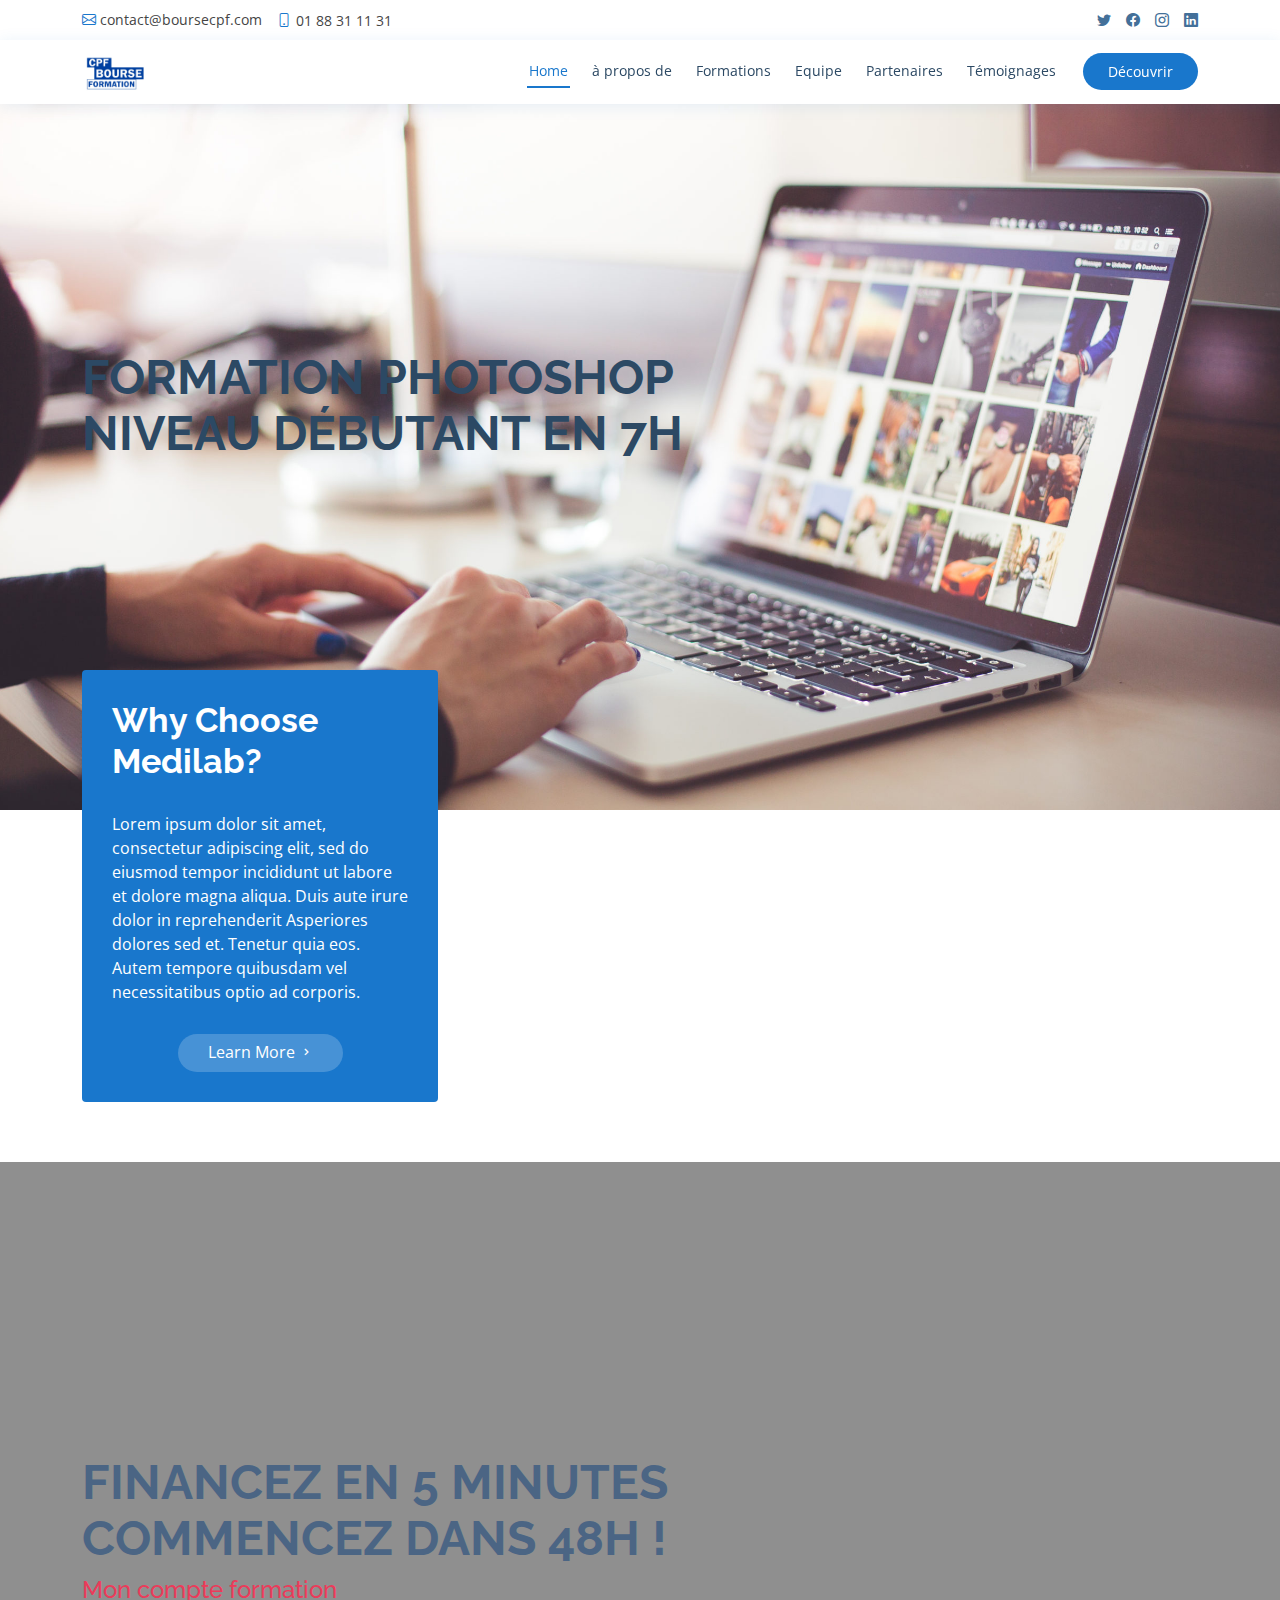
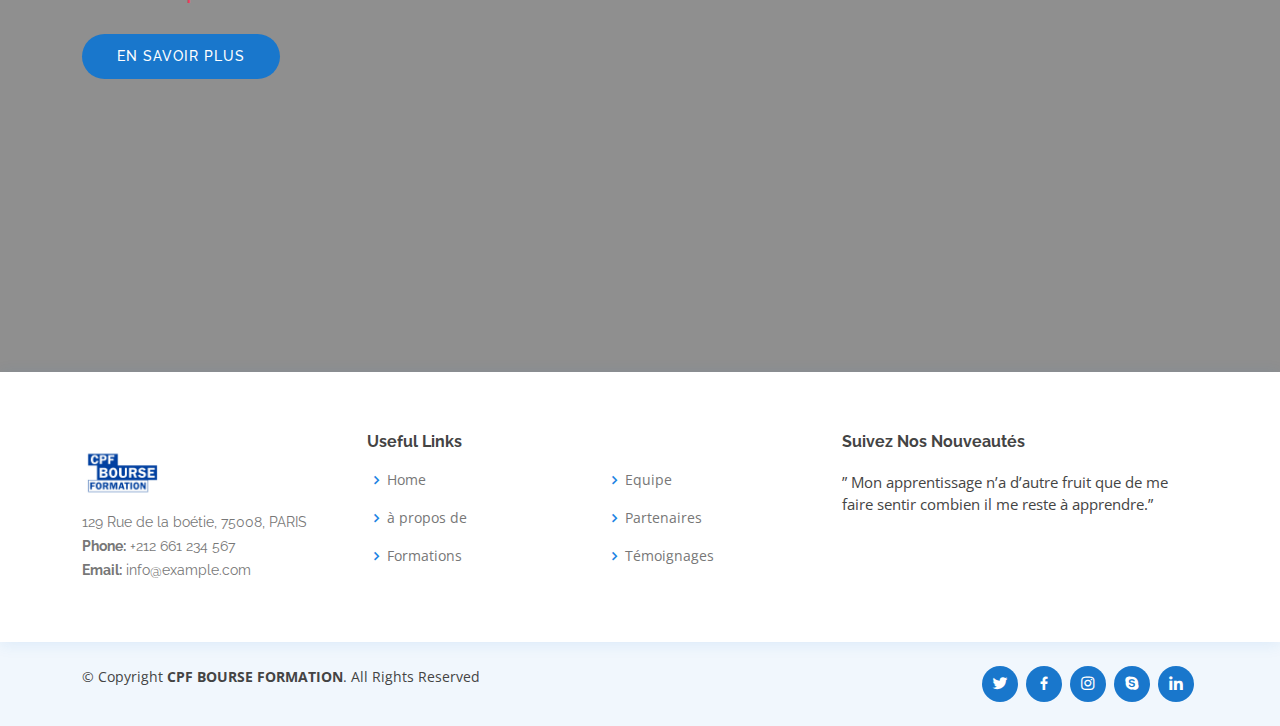
<file: Photoshop Niveau Débutant.html>
<!DOCTYPE html>
<html lang="en">

<head>
  <meta charset="utf-8">
  <meta content="width=device-width, initial-scale=1.0" name="viewport">

  <title>Index</title>
  <link rel="shortcut icon" type="image/jpg" href="assets/img/logo.jpeg"/>
  <meta content="" name="description">
  <meta content="" name="keywords">

  <!-- Favicons -->
  <link href="" rel="icon">
  <link href="" rel="apple-touch-icon">

  <!-- Google Fonts -->
  <link href="https://fonts.googleapis.com/css?family=Open+Sans:300,300i,400,400i,600,600i,700,700i|Raleway:300,300i,400,400i,500,500i,600,600i,700,700i|Poppins:300,300i,400,400i,500,500i,600,600i,700,700i" rel="stylesheet">

  <!-- Vendor CSS Files -->
  <link href="assets/vendor/animate.css/animate.min.css" rel="stylesheet">
  <link href="assets/vendor/bootstrap/css/bootstrap.min.css" rel="stylesheet">
  <link href="assets/vendor/bootstrap-icons/bootstrap-icons.css" rel="stylesheet">
  <link href="assets/vendor/boxicons/css/boxicons.min.css" rel="stylesheet">
  <link href="assets/vendor/fontawesome-free/css/all.min.css" rel="stylesheet">
  <link href="assets/vendor/glightbox/css/glightbox.min.css" rel="stylesheet">
  <link href="assets/vendor/remixicon/remixicon.css" rel="stylesheet">
  <link href="assets/vendor/swiper/swiper-bundle.min.css" rel="stylesheet">

  <!-- Template Main CSS File -->
  <link href="assets/css/style.css" rel="stylesheet">
</head>

<body>

  <!-- ======= Top Bar ======= -->
  <div id="topbar" class="d-flex align-items-center fixed-top">
    <div class="container d-flex justify-content-between">
      <div class="contact-info d-flex align-items-center">
        <i class="bi bi-envelope"></i> <a href="mailto:contact@boursecpf.com">contact@boursecpf.com</a>
        <i class="bi bi-phone"></i> 01 88 31 11 31
      </div>
      <div class="d-none d-lg-flex social-links align-items-center">
        <a href="#" class="twitter"><i class="bi bi-twitter"></i></a>
        <a href="#" class="facebook"><i class="bi bi-facebook"></i></a>
        <a href="#" class="instagram"><i class="bi bi-instagram"></i></a>
        <a href="#" class="linkedin"><i class="bi bi-linkedin"></i></i></a>
      </div>
    </div>
  </div>

  <!-- ======= Header ======= -->
  <header id="header" class="fixed-top">
    <div class="container d-flex align-items-center">

      <a href="index.html"><img src="assets/img/logo.jpeg" width="15%" alt="" srcset=""></a>
      <!-- Uncomment below if you prefer to use an image logo -->
      <!-- <a href="index.html" class="logo me-auto"><img src="assets/img/logo.png" alt="" class="img-fluid"></a>-->

      <nav id="navbar" class="navbar order-last order-lg-0">
        <ul>
          <li><a class="nav-link scrollto active" href="index.html">Home</a></li>
          <li><a class="nav-link scrollto" href="index.html">à propos de</a></li>
          <li><a class="nav-link scrollto" href="index.html">Formations</a></li>
          <li><a class="nav-link scrollto" href="index.html">Equipe </a></li>
          <li><a class="nav-link scrollto" href="index.html">Partenaires</a></li>
          <li><a class="nav-link scrollto" href="index.html">Témoignages</a></li>
        </ul>
        <i class="bi bi-list mobile-nav-toggle"></i>
      </nav><!-- .navbar -->


<a href="#exampleModal"  data-bs-toggle="modal" data-bs-target="#exampleModal"  class="appointment-btn scrollto">Découvrir</a>
    </div>
  </header><!-- End Header -->

  <!-- ======= Hero Section ======= -->
  <section id="hero" class="d-flex align-items-center">
    <div class="container">
      <h1>Formation Photoshop 
        <br>
        Niveau Débutant En 7h</h1>
    </div>
  </section><!-- End Hero -->

  <main id="main">

    <!-- ======= Why Us Section ======= -->
    <section id="why-us" class="why-us">
      <div class="container">

            <div class="icon-boxes d-flex flex-column justify-content-center">
              <div class="row">
                <div class="col-lg-4 d-flex align-items-stretch">
                    <div class="content">
                      <h3>Why Choose Medilab?</h3>
                      <p>
                        Lorem ipsum dolor sit amet, consectetur adipiscing elit, sed do eiusmod tempor incididunt ut labore et dolore magna aliqua. Duis aute irure dolor in reprehenderit
                        Asperiores dolores sed et. Tenetur quia eos. Autem tempore quibusdam vel necessitatibus optio ad corporis.
                      </p>
                      <div class="text-center">
                        <a href="#" class="more-btn">Learn More <i class="bx bx-chevron-right"></i></a>
                      </div>
                    </div>
                  </div>
          </div>
        </div>

      </div>
    </section><!-- End Why Us Section -->

    <section id="hero2" class="test d-flex align-items-center">
      <div class="container">
        <h1 style="color: #4b6584;">Financez En 5 Minutes 
          <br>
          Commencez Dans 48h !</h1>
          <h2 style="color: #eb3b5a;">Mon compte formation </h2>
        <a href="#exampleModal"  data-bs-toggle="modal" data-bs-target="#exampleModal" class="btn-get-started scrollto">
          En savoir plus        </a>
      </div>
    </section>

  </main><!-- End #main -->

<!-- Modal -->
<div class="modal fade" id="exampleModal" tabindex="-1" aria-labelledby="exampleModalLabel" aria-hidden="true">
  <div class="modal-dialog modal-dialog-centered modal-dialog-scrollable modal-lg">
    <div class="modal-content">
      <div class="modal-body">
        <iframe src="https://docs.google.com/forms/d/e/1FAIpQLSclsxk35zizhHJK5FMmBgFRZ2zk7Bz0aQjlqFAfDeWXhoAuVQ/viewform?embedded=true" width="800" height="1709" frameborder="0" marginheight="0" marginwidth="0">Chargement…</iframe>
      </div>
    </div>
  </div>
</div>

  <!-- ======= Footer ======= -->
  <footer id="footer">

    <div class="footer-top">
      <div class="container">
        <div class="row">

          <div class="col-lg-3 col-md-6 footer-contact">
            <a href="index.html"><img src="assets/img/logo.jpeg" width="30%" alt="" srcset=""></a>
            <p>
              129 Rue de la boétie, 75008, PARIS<br>
              <strong>Phone:</strong> +212 661 234 567<br>
              <strong>Email:</strong> info@example.com<br>
            </p>
          </div>

          <div class="col-lg-5 col-md-6 footer-links">
            <h4>Useful Links</h4>
            <div class="row">
              <div class="col">
                <ul>
                  <li><i class="bx bx-chevron-right"></i> <a href="#hero">Home</a></li>
                  <li><i class="bx bx-chevron-right"></i> <a href="#about">à propos de</a></li>
                  <li><i class="bx bx-chevron-right"></i> <a href="#services">Formations</a></li>
                </ul>
              </div>
              <div class="col">
                <ul>
                <li><i class="bx bx-chevron-right"></i> <a href="#doctors">Equipe</a></li>
                <li><i class="bx bx-chevron-right"></i> <a href="#counts">Partenaires</a></li>
                <li><i class="bx bx-chevron-right"></i> <a href="#testimonials">Témoignages</a></li>
              </ul>
            </div>
            </div>
          </div>

          <div class="col-lg-4 col-md-6 footer-newsletter">
            <h4>Suivez Nos Nouveautés</h4>
            <p>” Mon apprentissage n’a d’autre fruit que de me faire sentir combien il me reste à apprendre.”</p>
          </div>

        </div>
      </div>
    </div>

    <div class="container d-md-flex py-4">

      <div class="me-md-auto text-center text-md-start">
        <div class="copyright">
          &copy; Copyright <strong><span>CPF BOURSE FORMATION</span></strong>. All Rights Reserved
        </div>
      </div>
      <div class="social-links text-center text-md-right pt-3 pt-md-0">
        <a href="#" class="twitter"><i class="bx bxl-twitter"></i></a>
        <a href="#" class="facebook"><i class="bx bxl-facebook"></i></a>
        <a href="#" class="instagram"><i class="bx bxl-instagram"></i></a>
        <a href="#" class="google-plus"><i class="bx bxl-skype"></i></a>
        <a href="#" class="linkedin"><i class="bx bxl-linkedin"></i></a>
      </div>
    </div>
  </footer><!-- End Footer -->

  <div id="preloader"></div>
  <a href="#" class="back-to-top d-flex align-items-center justify-content-center"><i class="bi bi-arrow-up-short"></i></a>

  <!-- Vendor JS Files -->
  <script src="assets/vendor/bootstrap/js/bootstrap.bundle.min.js"></script>
  <script src="assets/vendor/glightbox/js/glightbox.min.js"></script>
  <script src="assets/vendor/php-email-form/validate.js"></script>
  <script src="assets/vendor/purecounter/purecounter.js"></script>
  <script src="assets/vendor/swiper/swiper-bundle.min.js"></script>

  <!-- Template Main JS File -->
  <script src="assets/js/main.js"></script>

</body>

</html>
</file>
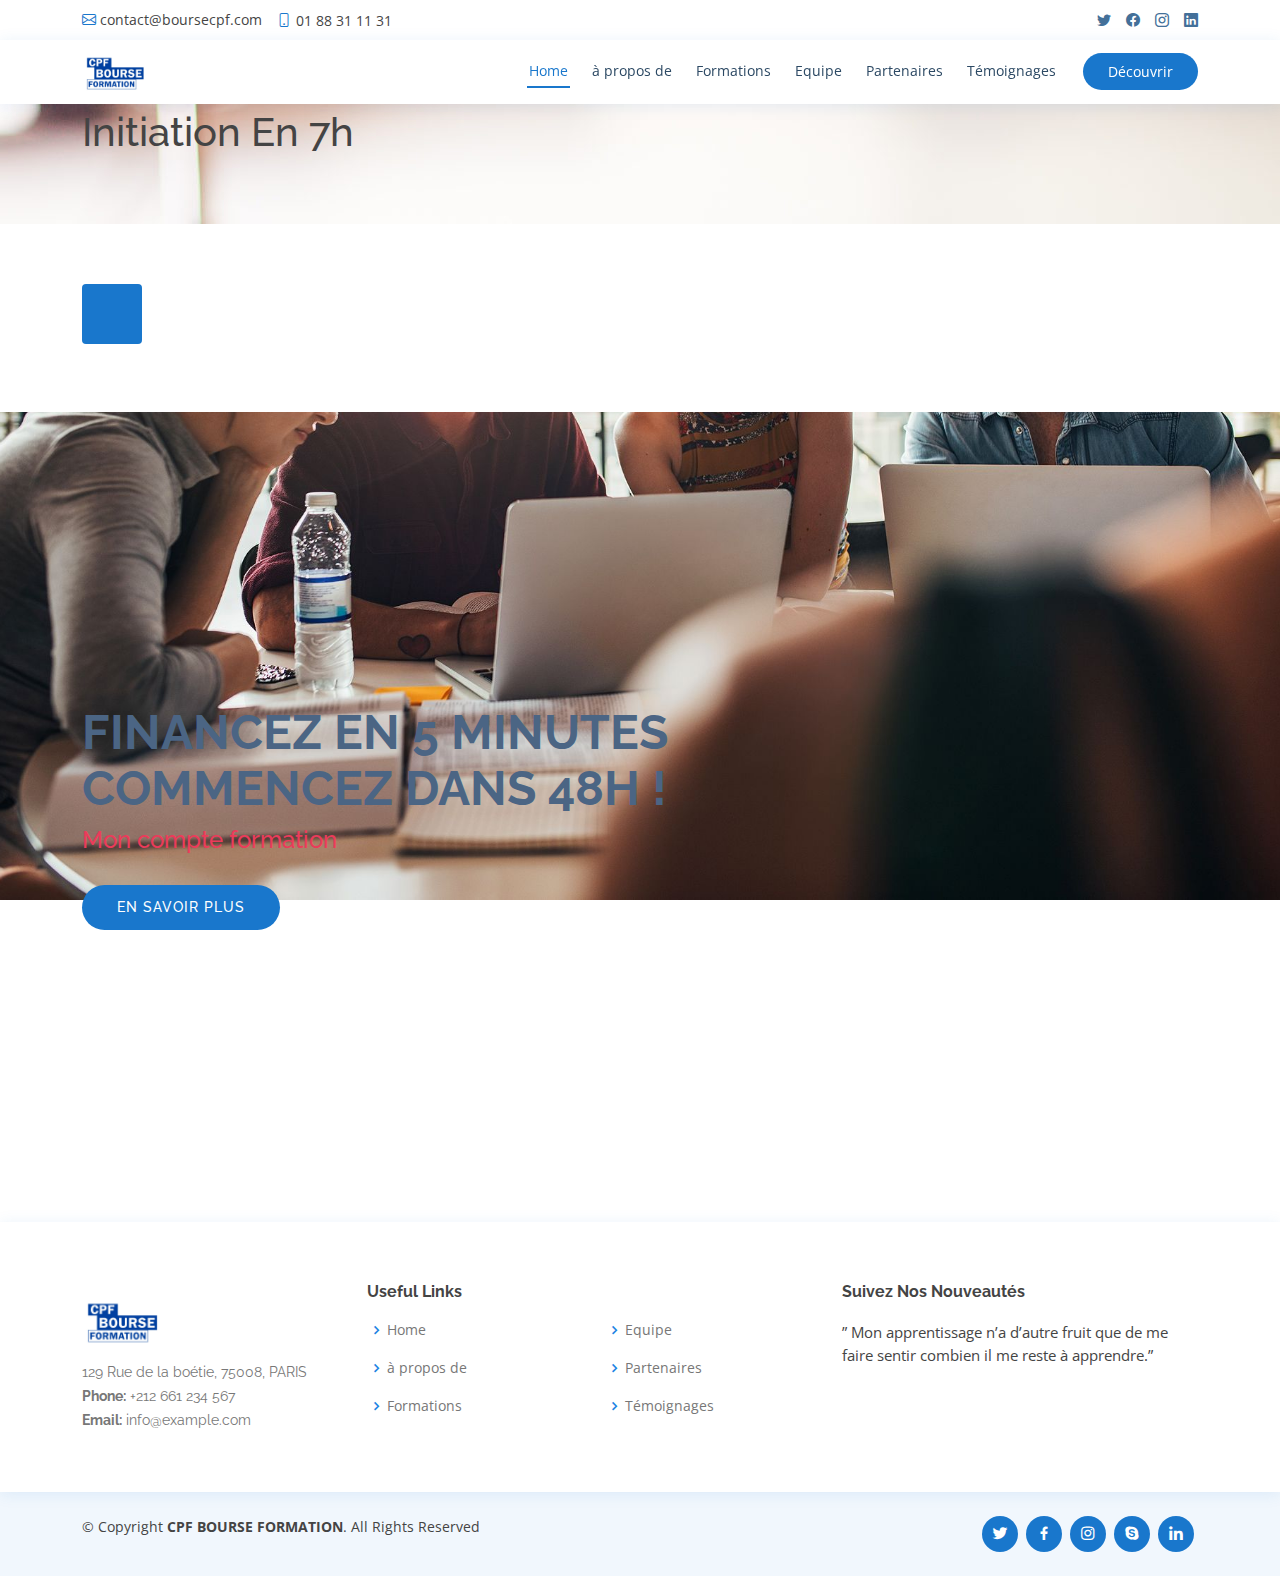
<file: bureautique/lessentiel-dexcel-initiation.html>
<!DOCTYPE html>
<html lang="en">

<head>
  <meta charset="utf-8">
  <meta content="width=device-width, initial-scale=1.0" name="viewport">

  <title>lessentiel dexcel initiation</title>
  <link rel="shortcut icon" type="image/jpg" href="../assets/img/logo.jpeg"/>
  <meta content="" name="description">
  <meta content="" name="keywords">

  <!-- Favicons -->
  <link href="" rel="icon">
  <link href="" rel="apple-touch-icon">

  <!-- Google Fonts -->
  <link href="https://fonts.googleapis.com/css?family=Open+Sans:300,300i,400,400i,600,600i,700,700i|Raleway:300,300i,400,400i,500,500i,600,600i,700,700i|Poppins:300,300i,400,400i,500,500i,600,600i,700,700i" rel="stylesheet">

  <!-- Vendor CSS Files -->
  <link href="../assets/vendor/animate.css/animate.min.css" rel="stylesheet">
  <link href="../assets/vendor/bootstrap/css/bootstrap.min.css" rel="stylesheet">
  <link href="../assets/vendor/bootstrap-icons/bootstrap-icons.css" rel="stylesheet">
  <link href="../assets/vendor/boxicons/css/boxicons.min.css" rel="stylesheet">
  <link href="../assets/vendor/fontawesome-free/css/all.min.css" rel="stylesheet">
  <link href="../assets/vendor/glightbox/css/glightbox.min.css" rel="stylesheet">
  <link href="../assets/vendor/remixicon/remixicon.css" rel="stylesheet">
  <link href="../assets/vendor/swiper/swiper-bundle.min.css" rel="stylesheet">

  <!-- Template Main CSS File -->
  <link href="../assets/css/style.css" rel="stylesheet">
</head>

<body>

  <!-- ======= Top Bar ======= -->
  <div id="topbar" class="d-flex align-items-center fixed-top">
    <div class="container d-flex justify-content-between">
      <div class="contact-info d-flex align-items-center">
        <i class="bi bi-envelope"></i> <a href="mailto:contact@boursecpf.com">contact@boursecpf.com</a>
        <i class="bi bi-phone"></i> 01 88 31 11 31
      </div>
      <div class="d-none d-lg-flex social-links align-items-center">
        <a href="#" class="twitter"><i class="bi bi-twitter"></i></a>
        <a href="#" class="facebook"><i class="bi bi-facebook"></i></a>
        <a href="#" class="instagram"><i class="bi bi-instagram"></i></a>
        <a href="#" class="linkedin"><i class="bi bi-linkedin"></i></i></a>
      </div>
    </div>
  </div>

  <!-- ======= Header ======= -->
  <header id="header" class="fixed-top">
    <div class="container d-flex align-items-center">

      <a href="../index.html"><img src="../assets/img/logo.jpeg" width="15%" alt="" srcset=""></a>
      <!-- Uncomment below if you prefer to use an image logo -->
      <!-- <a href="index.html" class="logo me-auto"><img src="assets/img/logo.png" alt="" class="img-fluid"></a>-->

      <nav id="navbar" class="navbar order-last order-lg-0">
        <ul>
          <li><a class="nav-link scrollto active" href="../index.html">Home</a></li>
          <li><a class="nav-link scrollto" href="../index.html">à propos de</a></li>
          <li><a class="nav-link scrollto" href="../index.html">Formations</a></li>
          <li><a class="nav-link scrollto" href="../index.html">Equipe </a></li>
          <li><a class="nav-link scrollto" href="../index.html">Partenaires</a></li>
          <li><a class="nav-link scrollto" href="../index.html">Témoignages</a></li>
        </ul>
        <i class="bi bi-list mobile-nav-toggle"></i>
      </nav><!-- .navbar -->


<a href="#exampleModal"  data-bs-toggle="modal" data-bs-target="#exampleModal"  class="appointment-btn scrollto">Découvrir</a>
    </div>
  </header><!-- End Header -->

  <!-- ======= Hero Section ======= -->
  <section id="heroFor" style="background: url('../assets/img/pic2.jpg') top center;" class="d-flex align-items-center">
    <div class="container">
      <h1>Les Bases Sur Excel 
        <br>
        Initiation En 7h</h1>
    </div>
  </section><!-- End Hero -->

  <main id="main">

    <!-- ======= Why Us Section ======= -->
    <section id="why-us" class="why-us">
      <div class="container">
            <div class="icon-boxes d-flex flex-column justify-content-center">
              <div class="row">
                <div class="col-lg-4 d-flex align-items-stretch">
                    <div class="content mb-2 "  id="sideLessentieldexcel">
                    </div>
                  </div>
          </div>
        </div>

      </div>
    </section><!-- End Why Us Section -->

    <section id="hero2" class="test d-flex align-items-center">
      <div class="container">
        <h1 style="color: #4b6584;">Financez En 5 Minutes 
          <br>
          Commencez Dans 48h !</h1>
          <h2 style="color: #eb3b5a;">Mon compte formation </h2>
        <a href="#exampleModal"  data-bs-toggle="modal" data-bs-target="#exampleModal" class="btn-get-started scrollto">
          En savoir plus        </a>
      </div>
    </section>

  </main><!-- End #main -->

<!-- Modal -->
<div class="modal fade" id="exampleModal" tabindex="-1" aria-labelledby="exampleModalLabel" aria-hidden="true">
  <div class="modal-dialog modal-dialog-centered modal-dialog-scrollable modal-lg">
    <div class="modal-content">
      <div class="modal-body">
        <iframe src="https://docs.google.com/forms/d/e/1FAIpQLSclsxk35zizhHJK5FMmBgFRZ2zk7Bz0aQjlqFAfDeWXhoAuVQ/viewform?embedded=true" width="800" height="1709" frameborder="0" marginheight="0" marginwidth="0">Chargement…</iframe>
      </div>
    </div>
  </div>
</div>

  <!-- ======= Footer ======= -->
  <footer id="footer">

    <div class="footer-top">
      <div class="container">
        <div class="row">

          <div class="col-lg-3 col-md-6 footer-contact">
            <a href="index.html"><img src="../assets/img/logo.jpeg" width="30%" alt="" srcset=""></a>
            <p>
              129 Rue de la boétie, 75008, PARIS<br>
              <strong>Phone:</strong> +212 661 234 567<br>
              <strong>Email:</strong> info@example.com<br>
            </p>
          </div>

          <div class="col-lg-5 col-md-6 footer-links">
            <h4>Useful Links</h4>
            <div class="row">
              <div class="col">
                <ul>
                  <li><i class="bx bx-chevron-right"></i> <a href="#hero">Home</a></li>
                  <li><i class="bx bx-chevron-right"></i> <a href="#about">à propos de</a></li>
                  <li><i class="bx bx-chevron-right"></i> <a href="#services">Formations</a></li>
                </ul>
              </div>
              <div class="col">
                <ul>
                <li><i class="bx bx-chevron-right"></i> <a href="#doctors">Equipe</a></li>
                <li><i class="bx bx-chevron-right"></i> <a href="#counts">Partenaires</a></li>
                <li><i class="bx bx-chevron-right"></i> <a href="#testimonials">Témoignages</a></li>
              </ul>
            </div>
            </div>
          </div>

          <div class="col-lg-4 col-md-6 footer-newsletter">
            <h4>Suivez Nos Nouveautés</h4>
            <p>” Mon apprentissage n’a d’autre fruit que de me faire sentir combien il me reste à apprendre.”</p>
          </div>

        </div>
      </div>
    </div>

    <div class="container d-md-flex py-4">

      <div class="me-md-auto text-center text-md-start">
        <div class="copyright">
          &copy; Copyright <strong><span>CPF BOURSE FORMATION</span></strong>. All Rights Reserved
        </div>
      </div>
      <div class="social-links text-center text-md-right pt-3 pt-md-0">
        <a href="#" class="twitter"><i class="bx bxl-twitter"></i></a>
        <a href="#" class="facebook"><i class="bx bxl-facebook"></i></a>
        <a href="#" class="instagram"><i class="bx bxl-instagram"></i></a>
        <a href="#" class="google-plus"><i class="bx bxl-skype"></i></a>
        <a href="#" class="linkedin"><i class="bx bxl-linkedin"></i></a>
      </div>
    </div>
  </footer><!-- End Footer -->

  <div id="preloader"></div>
  <a href="#" class="back-to-top d-flex align-items-center justify-content-center"><i class="bi bi-arrow-up-short"></i></a>

  <!-- Vendor JS Files -->
  <script src="../assets/vendor/bootstrap/js/bootstrap.bundle.min.js"></script>
  <script src="../assets/vendor/glightbox/js/glightbox.min.js"></script>
  <script src="../assets/vendor/php-email-form/validate.js"></script>
  <script src="../assets/vendor/purecounter/purecounter.js"></script>
  <script src="../assets/vendor/swiper/swiper-bundle.min.js"></script>

  <!-- Template Main JS File -->
  <script src="../assets/js/main.js"></script>

</body>

</html>
</file>
<file: assets/css/style.css>
/*--------------------------------------------------------------
# General
--------------------------------------------------------------*/
body {
  font-family: "Open Sans", sans-serif;
  color: #444444;
}

a {
  color: #1977cc;
  text-decoration: none;
}

a:hover {
  color: #3291e6;
  text-decoration: none;
}

h1, h2, h3, h4, h5, h6 {
  font-family: "Raleway", sans-serif;
}

/*--------------------------------------------------------------
# Preloader
--------------------------------------------------------------*/
#preloader {
  position: fixed;
  top: 0;
  left: 0;
  right: 0;
  bottom: 0;
  z-index: 9999;
  overflow: hidden;
  background: #fff;
}

#preloader:before {
  content: "";
  position: fixed;
  top: calc(50% - 30px);
  left: calc(50% - 30px);
  border: 6px solid #1977cc;
  border-top-color: #d1e6f9;
  border-radius: 50%;
  width: 60px;
  height: 60px;
  -webkit-animation: animate-preloader 1s linear infinite;
  animation: animate-preloader 1s linear infinite;
}

@-webkit-keyframes animate-preloader {
  0% {
    transform: rotate(0deg);
  }
  100% {
    transform: rotate(360deg);
  }
}

@keyframes animate-preloader {
  0% {
    transform: rotate(0deg);
  }
  100% {
    transform: rotate(360deg);
  }
}

/*--------------------------------------------------------------
# Back to top button
--------------------------------------------------------------*/
.back-to-top {
  position: fixed;
  visibility: hidden;
  opacity: 0;
  right: 15px;
  bottom: 15px;
  z-index: 996;
  background: #1977cc;
  width: 40px;
  height: 40px;
  border-radius: 4px;
  transition: all 0.4s;
}

.back-to-top i {
  font-size: 28px;
  color: #fff;
  line-height: 0;
}

.back-to-top:hover {
  background: #298ce5;
  color: #fff;
}

.back-to-top.active {
  visibility: visible;
  opacity: 1;
}

.datepicker-dropdown {
  padding: 20px !important;
}

/*--------------------------------------------------------------
# Top Bar
--------------------------------------------------------------*/
#topbar {
  background: #fff;
  height: 40px;
  font-size: 14px;
  transition: all 0.5s;
  z-index: 996;
}

#topbar.topbar-scrolled {
  top: -40px;
}

#topbar .contact-info a {
  line-height: 1;
  color: #444444;
  transition: 0.3s;
}

#topbar .contact-info a:hover {
  color: #1977cc;
}

#topbar .contact-info i {
  color: #1977cc;
  padding-right: 4px;
  margin-left: 15px;
  line-height: 0;
}

#topbar .contact-info i:first-child {
  margin-left: 0;
}

#topbar .social-links a {
  color: #437099;
  padding-left: 15px;
  display: inline-block;
  line-height: 1px;
  transition: 0.3s;
}

#topbar .social-links a:hover {
  color: #1977cc;
}

#topbar .social-links a:first-child {
  border-left: 0;
}

/*--------------------------------------------------------------
# Header
--------------------------------------------------------------*/
#header {
  background: #fff;
  transition: all 0.5s;
  z-index: 997;
  /*padding: 15px 0;*/
  top: 40px;
  box-shadow: 0px 2px 15px rgba(25, 119, 204, 0.1);
}

#header.header-scrolled {
  top: 0;
}

#header .logo {
  font-size: 30px;
  margin: 0;
  padding: 0;
  line-height: 1;
  font-weight: 700;
  letter-spacing: 0.5px;
  font-family: "Poppins", sans-serif;
}

#header .logo a {
  color: #2c4964;
}

#header .logo img {
  max-height: 40px;
}

/**
* Appointment Button *
*/
.appointment-btn {
  margin-left: 25px;
  background: #1977cc;
  color: #fff;
  border-radius: 50px;
  padding: 8px 25px;
  white-space: nowrap;
  transition: 0.3s;
  font-size: 14px;
  display: inline-block;
}

.appointment-btn:hover {
  background: #166ab5;
  color: #fff;
}

@media (max-width: 768px) {
  .appointment-btn {
    margin: 0 15px 0 0;
    padding: 6px 18px;
  }
}

/*--------------------------------------------------------------
# Navigation Menu
--------------------------------------------------------------*/
/**
* Desktop Navigation 
*/
.navbar {
  padding: 0;
}

.navbar ul {
  margin: 0;
  padding: 0;
  display: flex;
  list-style: none;
  align-items: center;
}

.navbar li {
  position: relative;
}

.navbar > ul > li {
  position: relative;
  white-space: nowrap;
  padding: 8px 0 8px 20px;
}

.navbar a {
  display: flex;
  align-items: center;
  justify-content: space-between;
  font-size: 14px;
  color: #2c4964;
  white-space: nowrap;
  transition: 0.3s;
  border-bottom: 2px solid #fff;
  padding: 5px 2px;
}

.navbar a i {
  font-size: 12px;
  line-height: 0;
  margin-left: 5px;
}

.navbar a:hover, .navbar .active, .navbar li:hover > a {
  color: #1977cc;
  border-color: #1977cc;
}

.navbar .dropdown ul {
  display: block;
  position: absolute;
  left: 20px;
  top: calc(100% + 30px);
  margin: 0;
  padding: 10px 0;
  z-index: 99;
  opacity: 0;
  visibility: hidden;
  background: #fff;
  box-shadow: 0px 0px 30px rgba(127, 137, 161, 0.25);
  transition: 0.3s;
}

.navbar .dropdown ul li {
  min-width: 200px;
}

.navbar .dropdown ul a {
  padding: 10px 20px;
  font-size: 14px;
  font-weight: 500;
  text-transform: none;
  color: #082744;
  border: none;
}

.navbar .dropdown ul a i {
  font-size: 12px;
}

.navbar .dropdown ul a:hover, .navbar .dropdown ul .active:hover, .navbar .dropdown ul li:hover > a {
  color: #1977cc;
}

.navbar .dropdown:hover > ul {
  opacity: 1;
  top: 100%;
  visibility: visible;
}

.navbar .dropdown .dropdown ul {
  top: 0;
  left: calc(100% - 30px);
  visibility: hidden;
}

.navbar .dropdown .dropdown:hover > ul {
  opacity: 1;
  top: 0;
  left: 100%;
  visibility: visible;
}

@media (max-width: 1366px) {
  .navbar .dropdown .dropdown ul {
    left: -90%;
  }
  .navbar .dropdown .dropdown:hover > ul {
    left: -100%;
  }
}

/**
* Mobile Navigation 
*/
.mobile-nav-toggle {
  color: #2c4964;
  font-size: 28px;
  cursor: pointer;
  display: none;
  line-height: 0;
  transition: 0.5s;
}

.mobile-nav-toggle.bi-x {
  color: #fff;
}

@media (max-width: 991px) {
  .mobile-nav-toggle {
    display: block;
  }
  .navbar ul {
    display: none;
  }
}

.navbar-mobile {
  position: fixed;
  overflow: hidden;
  top: 0;
  right: 0;
  left: 0;
  bottom: 0;
  background: rgba(28, 47, 65, 0.9);
  transition: 0.3s;
  z-index: 999;
}

.navbar-mobile .mobile-nav-toggle {
  position: absolute;
  top: 15px;
  right: 15px;
}

.navbar-mobile ul {
  display: block;
  position: absolute;
  top: 55px;
  right: 15px;
  bottom: 15px;
  left: 15px;
  padding: 10px 0;
  background-color: #fff;
  overflow-y: auto;
  transition: 0.3s;
}

.navbar-mobile > ul > li {
  padding: 0;
}

.navbar-mobile a {
  padding: 10px 20px;
  font-size: 15px;
  color: #2c4964;
  border: none;
}

.navbar-mobile a:hover, .navbar-mobile .active, .navbar-mobile li:hover > a {
  color: #1977cc;
}

.navbar-mobile .getstarted {
  margin: 15px;
}

.navbar-mobile .dropdown ul {
  position: static;
  display: none;
  margin: 10px 20px;
  padding: 10px 0;
  z-index: 99;
  opacity: 1;
  visibility: visible;
  background: #fff;
  box-shadow: 0px 0px 30px rgba(127, 137, 161, 0.25);
}

.navbar-mobile .dropdown ul li {
  min-width: 200px;
}

.navbar-mobile .dropdown ul a {
  padding: 10px 20px;
}

.navbar-mobile .dropdown ul a i {
  font-size: 12px;
}

.navbar-mobile .dropdown ul a:hover, .navbar-mobile .dropdown ul .active:hover, .navbar-mobile .dropdown ul li:hover > a {
  color: #1977cc;
}

.navbar-mobile .dropdown > .dropdown-active {
  display: block;
}

/*--------------------------------------------------------------
# Hero Section
--------------------------------------------------------------*/
#hero2 {
  width: 100%;
  height: 90vh;
  background: #00000070 url("../img/bg-9.jpg") top center;
  background-size: cover;
}


#hero2 .container {
  position: relative;
}

#hero2 h1 {
  margin: 0;
  font-size: 48px;
  font-weight: 700;
  line-height: 56px;
  text-transform: uppercase;
  color: #2c4964;
}

#hero2 h2 {
  color: #2c4964;
  margin: 10px 0 0 0;
  font-size: 24px;
}

#hero2 .btn-get-started {
  font-family: "Raleway", sans-serif;
  text-transform: uppercase;
  font-weight: 500;
  font-size: 14px;
  letter-spacing: 1px;
  display: inline-block;
  padding: 12px 35px;
  margin-top: 30px;
  border-radius: 50px;
  transition: 0.5s;
  color: #fff;
  background: #1977cc;
}

#hero2 .btn-get-started:hover {
  background: #3291e6;
}

@media (min-width: 1024px) {
  #hero2 {
    background-attachment: fixed;
  }
}

@media (max-width: 992px) {
  #hero2 {
    margin-bottom: 0;
    height: 100vh;
  }
  #hero2 .container {
    padding-bottom: 63px;
  }
  #hero2 h1 {
    font-size: 28px;
    line-height: 36px;
  }
  #hero2 h2 {
    font-size: 18px;
    line-height: 24px;
    margin-bottom: 30px;
  }
}

@media (max-height: 600px) {
  #hero2 {
    height: 110vh;
  }
}

#hero {
  width: 100%;
  height: 90vh;
  background: url("../img/pic2.jpg") top center;
  background-size: cover;
  margin-bottom: -200px;
}

#hero .container {
  position: relative;
}

#hero h1 {
  margin: 0;
  font-size: 48px;
  font-weight: 700;
  line-height: 56px;
  text-transform: uppercase;
  color: #2c4964;
}

#hero h2 {
  color: #2c4964;
  margin: 10px 0 0 0;
  font-size: 24px;
}

#hero .btn-get-started {
  font-family: "Raleway", sans-serif;
  text-transform: uppercase;
  font-weight: 500;
  font-size: 14px;
  letter-spacing: 1px;
  display: inline-block;
  padding: 12px 35px;
  margin-top: 30px;
  border-radius: 50px;
  transition: 0.5s;
  color: #fff;
  background: #1977cc;
}

#decouvrir .btn-get-started {
  font-family: "Raleway", sans-serif;
  text-transform: uppercase;
  font-weight: 500;
  font-size: 14px;
  letter-spacing: 1px;
  display: inline-block;
  padding: 12px 35px;
  border-radius: 50px;
  transition: 0.5s;
  color: #fff;
  background: #1977cc;
}

#hero .btn-get-started:hover {
  background: #3291e6;
}

@media (min-width: 1024px) {
  #hero {
    background-attachment: fixed;
  }
}

@media (max-width: 992px) {
  #hero {
    margin-bottom: 0;
    height: 100vh;
  }
  #hero .container {
    padding-bottom: 63px;
  }
  #hero h1 {
    font-size: 28px;
    line-height: 36px;
  }
  #hero h2 {
    font-size: 18px;
    line-height: 24px;
    margin-bottom: 30px;
  }
}

@media (max-height: 600px) {
  #hero {
    height: 110vh;
  }
}

/*--------------------------------------------------------------
# Sections General
--------------------------------------------------------------*/
section {
  padding: 60px 0;
  overflow: hidden;
}

.section-bg {
  background-color: #f1f7fd;
}

.section-title {
  text-align: center;
  padding-bottom: 30px;
}

.section-title h2 {
  font-size: 32px;
  font-weight: bold;
  margin-bottom: 20px;
  padding-bottom: 20px;
  position: relative;
  color: #2c4964;
}

.section-title h2::before {
  content: '';
  position: absolute;
  display: block;
  width: 120px;
  height: 1px;
  background: #ddd;
  bottom: 1px;
  left: calc(50% - 60px);
}

.section-title h2::after {
  content: '';
  position: absolute;
  display: block;
  width: 40px;
  height: 3px;
  background: #1977cc;
  bottom: 0;
  left: calc(50% - 20px);
}

.section-title p {
  margin-bottom: 0;
}


/*--------------------------------------------------------------
# Why Us
--------------------------------------------------------------*/
.why-us .content {
  padding: 30px;
  background: #1977cc;
  border-radius: 4px;
  color: #fff;
}

.why-us .content h3 {
  font-weight: 700;
  font-size: 34px;
  margin-bottom: 30px;
}

.why-us .content p {
  margin-bottom: 30px;
}

.why-us .content .more-btn {
  display: inline-block;
  background: rgba(255, 255, 255, 0.2);
  padding: 6px 30px 8px 30px;
  color: #fff;
  border-radius: 50px;
  transition: all ease-in-out 0.4s;
}

.why-us .content .more-btn i {
  font-size: 14px;
}

.why-us .content .more-btn:hover {
  color: #1977cc;
  background: #fff;
}

.why-us .icon-boxes .icon-box {
  text-align: center;
  border-radius: 10px;
  background: #fff;
  box-shadow: 0px 2px 15px rgba(0, 0, 0, 0.1);
  padding: 40px 30px;
  width: 100%;
}

.why-us .icon-boxes .icon-box i {
  font-size: 40px;
  color: #1977cc;
  margin-bottom: 30px;
}

.why-us .icon-boxes .icon-box h4 {
  font-size: 20px;
  font-weight: 700;
  margin: 0 0 30px 0;
}

.why-us .icon-boxes .icon-box p {
  font-size: 15px;
  color: #848484;
}

/*--------------------------------------------------------------
# About
--------------------------------------------------------------*/
.about .icon-boxes h4 {
  font-size: 18px;
  color: #4b7dab;
  margin-bottom: 15px;
}

.about .icon-boxes h3 {
  font-size: 28px;
  font-weight: 700;
  color: #2c4964;
  margin-bottom: 15px;
}

.about .icon-box {
  margin-top: 40px;
}

.about .icon-box .icon {
  float: left;
  display: flex;
  align-items: center;
  justify-content: center;
  width: 64px;
  height: 64px;
  border: 2px solid #8dc2f1;
  border-radius: 50px;
  transition: 0.5s;
}

.about .icon-box .icon i {
  color: #1977cc;
  font-size: 32px;
}

.about .icon-box:hover .icon {
  background: #1977cc;
  border-color: #1977cc;
}

.about .icon-box:hover .icon i {
  color: #fff;
}

.about .icon-box .title {
  margin-left: 85px;
  font-weight: 700;
  margin-bottom: 10px;
  font-size: 18px;
}

.about .icon-box .title a {
  color: #343a40;
  transition: 0.3s;
}

.about .icon-box .title a:hover {
  color: #1977cc;
}

.about .icon-box .description {
  margin-left: 85px;
  line-height: 24px;
  font-size: 14px;
}

.about .video-box {
  background: url("../img/digital-learning-creer-formation.png") center center no-repeat;
  background-size: cover;
  min-height: 500px;
}

.about .img-box {
  background: url("../img/image-6.jpg") center center no-repeat;
  background-size: cover;
  min-height: 500px;
}

.about .play-btn {
  width: 94px;
  height: 94px;
  background: radial-gradient(#1977cc 50%, rgba(25, 119, 204, 0.4) 52%);
  border-radius: 50%;
  display: block;
  position: absolute;
  left: calc(50% - 47px);
  top: calc(50% - 47px);
  overflow: hidden;
}

.about .play-btn::after {
  content: '';
  position: absolute;
  left: 50%;
  top: 50%;
  transform: translateX(-40%) translateY(-50%);
  width: 0;
  height: 0;
  border-top: 10px solid transparent;
  border-bottom: 10px solid transparent;
  border-left: 15px solid #fff;
  z-index: 100;
  transition: all 400ms cubic-bezier(0.55, 0.055, 0.675, 0.19);
}

.about .play-btn::before {
  content: '';
  position: absolute;
  width: 120px;
  height: 120px;
  -webkit-animation-delay: 0s;
  animation-delay: 0s;
  -webkit-animation: pulsate-btn 2s;
  animation: pulsate-btn 2s;
  -webkit-animation-direction: forwards;
  animation-direction: forwards;
  -webkit-animation-iteration-count: infinite;
  animation-iteration-count: infinite;
  -webkit-animation-timing-function: steps;
  animation-timing-function: steps;
  opacity: 1;
  border-radius: 50%;
  border: 5px solid rgba(25, 119, 204, 0.7);
  top: -15%;
  left: -15%;
  background: rgba(198, 16, 0, 0);
}

.about .play-btn:hover::after {
  border-left: 15px solid #1977cc;
  transform: scale(20);
}

.about .play-btn:hover::before {
  content: '';
  position: absolute;
  left: 50%;
  top: 50%;
  transform: translateX(-40%) translateY(-50%);
  width: 0;
  height: 0;
  border: none;
  border-top: 10px solid transparent;
  border-bottom: 10px solid transparent;
  border-left: 15px solid #fff;
  z-index: 200;
  -webkit-animation: none;
  animation: none;
  border-radius: 0;
}

@-webkit-keyframes pulsate-btn {
  0% {
    transform: scale(0.6, 0.6);
    opacity: 1;
  }
  100% {
    transform: scale(1, 1);
    opacity: 0;
  }
}

@keyframes pulsate-btn {
  0% {
    transform: scale(0.6, 0.6);
    opacity: 1;
  }
  100% {
    transform: scale(1, 1);
    opacity: 0;
  }
}

/*--------------------------------------------------------------
# Counts
--------------------------------------------------------------*/
.counts {
  background: #f1f7fd;
  padding: 70px 0 60px;
}

.counts .count-box {
  padding: 30px 30px 25px 30px;
  width: 100%;
  object-fit: cover;
  position: relative;
  text-align: center;
}

/*--------------------------------------------------------------
# Services
--------------------------------------------------------------*/
.services .icon-box {
  text-align: center;
  border: 1px solid #d5e1ed;
  padding: 80px 20px;
  transition: all ease-in-out 0.3s;
}

.services .icon-box .icon {
  margin: 0 auto;
  width: 250px;
  height: 250px;
  background: #1977cc;
  border-radius: 5px;
  transition: all .3s ease-out 0s;
  display: flex;
  align-items: center;
  justify-content: center;
  margin-bottom: 20px;
  transform-style: preserve-3d;
}

.services .icon-box .star {
  margin: 0 auto;
  width: 50px;
  height: 50px;
  transition: all .3s ease-out 0s;
  color: #eb3b5a;
}

.services .icon-box .icon i {
  color: #fff;
  font-size: 28px;
}

.services .icon-box .icon::before {
  position: absolute;
  content: '';
  left: -8px;
  top: -8px;
  height: 100%;
  width: 100%;
  background: #badaf7;
  border-radius: 5px;
  transition: all .3s ease-out 0s;
  transform: translateZ(-1px);
}

.services .icon-box h4 {
  font-weight: 700;
  margin-bottom: 15px;
  font-size: 24px;
}

.services .icon-box h4 a {
  color: #2c4964;
}

.services .icon-box p {
  line-height: 24px;
  font-size: 14px;
  margin-bottom: 0;
}

.services .icon-box:hover {
  background: #1977cc;
  border-color: #1977cc;
}

.services .icon-box:hover .icon {
  background: #fff;
}

.services .icon-box:hover .icon i {
  color: #1977cc;
}

.services .icon-box:hover .icon::before {
  background: #3291e6;
}

.services .icon-box:hover h4 a, .services .icon-box:hover p {
  color: #fff;
}

/*--------------------------------------------------------------
# Appointments
--------------------------------------------------------------*/
.appointment .php-email-form {
  width: 100%;
}

.appointment .php-email-form .form-group {
  padding-bottom: 8px;
}

.appointment .php-email-form .validate {
  display: none;
  color: red;
  margin: 0 0 15px 0;
  font-weight: 400;
  font-size: 13px;
}

.appointment .php-email-form .error-message {
  display: none;
  color: #fff;
  background: #ed3c0d;
  text-align: left;
  padding: 15px;
  font-weight: 600;
}

.appointment .php-email-form .error-message br + br {
  margin-top: 25px;
}

.appointment .php-email-form .sent-message {
  display: none;
  color: #fff;
  background: #18d26e;
  text-align: center;
  padding: 15px;
  font-weight: 600;
}

.appointment .php-email-form .loading {
  display: none;
  background: #fff;
  text-align: center;
  padding: 15px;
}

.appointment .php-email-form .loading:before {
  content: "";
  display: inline-block;
  border-radius: 50%;
  width: 24px;
  height: 24px;
  margin: 0 10px -6px 0;
  border: 3px solid #18d26e;
  border-top-color: #eee;
  -webkit-animation: animate-loading 1s linear infinite;
  animation: animate-loading 1s linear infinite;
}

.appointment .php-email-form input, .appointment .php-email-form textarea, .appointment .php-email-form select {
  border-radius: 0;
  box-shadow: none;
  font-size: 14px;
  padding: 10px !important;
}

.appointment .php-email-form input:focus, .appointment .php-email-form textarea:focus, .appointment .php-email-form select:focus {
  border-color: #1977cc;
}

.appointment .php-email-form input, .appointment .php-email-form select {
  height: 44px;
}

.appointment .php-email-form textarea {
  padding: 10px 12px;
}

.appointment .php-email-form button[type="submit"] {
  background: #1977cc;
  border: 0;
  padding: 10px 35px;
  color: #fff;
  transition: 0.4s;
  border-radius: 50px;
}

.appointment .php-email-form button[type="submit"]:hover {
  background: #1c84e3;
}

/*--------------------------------------------------------------
# Doctors
--------------------------------------------------------------*/
.doctors {
  background: #fff;
}

.doctors .member {
  position: relative;
  box-shadow: 0px 2px 15px rgba(44, 73, 100, 0.08);
  padding: 30px;
  border-radius: 10px;
}

.doctors .member .pic {
  overflow: hidden;
  width: 180px;
  border-radius: 50%;
}

.doctors .member .pic img {
  transition: ease-in-out 0.3s;
}

.doctors .member:hover img {
  transform: scale(1.1);
}

.doctors .member .picc {
  overflow: hidden;
}

.doctors .member .picc img {
  transition: ease-in-out 0.3s;
}

.doctors .member .member-info {
  padding-left: 30px;
}

.doctors .member h4 {
  font-weight: 700;
  margin-bottom: 5px;
  font-size: 20px;
  color: #2c4964;
}

.doctors .member span {
  display: block;
  font-size: 15px;
  padding-bottom: 10px;
  position: relative;
  font-weight: 500;
}

.doctors .member span::after {
  content: '';
  position: absolute;
  display: block;
  width: 50px;
  height: 1px;
  background: #b2c8dd;
  bottom: 0;
  left: 0;
}

.doctors .member p {
  margin: 10px 0 0 0;
  font-size: 14px;
}

.doctors .member .social {
  margin-top: 12px;
  display: flex;
  align-items: center;
  justify-content: flex-start;
}

.doctors .member .social a {
  transition: ease-in-out 0.3s;
  display: flex;
  align-items: center;
  justify-content: center;
  border-radius: 50px;
  width: 32px;
  height: 32px;
  background: #a0bcd5;
}

.doctors .member .social a i {
  color: #fff;
  font-size: 16px;
  margin: 0 2px;
}

.doctors .member .social a:hover {
  background: #1977cc;
}

.doctors .member .social a + a {
  margin-left: 8px;
}
/*--------------------------------------------------------------
# Testimonials
--------------------------------------------------------------*/
.testimonials .testimonial-wrap {
  padding-left: 50px;
}

.testimonials .testimonial-item .testimonial-img {
  width: 50%;
  border-radius: 10px;
}

.testimonials .testimonial-item h3 {
  font-size: 18px;
  font-weight: bold;
  margin: 10px 0 5px 0;
  color: #111;
}

.testimonials .testimonial-item h4 {
  font-size: 14px;
  color: #999;
  margin: 0;
}

.testimonials .testimonial-item .quote-icon-left, .testimonials .testimonial-item .quote-icon-right {
  color: #badaf7;
  font-size: 26px;
}

.testimonials .testimonial-item .quote-icon-left {
  display: inline-block;
  left: -5px;
  position: relative;
}

.testimonials .testimonial-item .quote-icon-right {
  display: inline-block;
  right: -5px;
  position: relative;
  top: 10px;
}

.testimonials .testimonial-item p {
  font-style: italic;
  margin: 15px auto 15px auto;
}

.testimonials .swiper-pagination {
  margin-top: 20px;
  position: relative;
}

.testimonials .swiper-pagination .swiper-pagination-bullet {
  width: 12px;
  height: 12px;
  background-color: #fff;
  opacity: 1;
  border: 1px solid #1977cc;
}

.testimonials .swiper-pagination .swiper-pagination-bullet-active {
  background-color: #1977cc;
}

@media (max-width: 767px) {
  .testimonials .testimonial-wrap {
    padding-left: 0;
  }
  .testimonials .testimonial-item {
    padding: 30px;
    margin: 15px;
  }
  .testimonials .testimonial-item .testimonial-img {
    position: static;
    left: auto;
  }
}
/*--------------------------------------------------------------
# Footer
--------------------------------------------------------------*/
#footer {
  color: #444444;
  font-size: 14px;
  background: #f1f7fd;
}

#footer .footer-top {
  padding: 60px 0 30px 0;
  background: #fff;
  box-shadow: 0px 2px 15px rgba(25, 119, 204, 0.1);
}

#footer .footer-top .footer-contact {
  margin-bottom: 30px;
}

#footer .footer-top .footer-contact h4 {
  font-size: 22px;
  margin: 0 0 30px 0;
  padding: 2px 0 2px 0;
  line-height: 1;
  font-weight: 700;
}

#footer .footer-top .footer-contact p {
  font-size: 14px;
  line-height: 24px;
  margin-bottom: 0;
  font-family: "Raleway", sans-serif;
  color: #777777;
}

#footer .footer-top h4 {
  font-size: 16px;
  font-weight: bold;
  color: #444444;
  position: relative;
  padding-bottom: 12px;
}

#footer .footer-top .footer-links {
  margin-bottom: 30px;
}

#footer .footer-top .footer-links ul {
  list-style: none;
  padding: 0;
  margin: 0;
}

#footer .footer-top .footer-links ul i {
  padding-right: 2px;
  color: #1c84e3;
  font-size: 18px;
  line-height: 1;
}

#footer .footer-top .footer-links ul li {
  padding: 10px 0;
  display: flex;
  align-items: center;
}

#footer .footer-top .footer-links ul li:first-child {
  padding-top: 0;
}

#footer .footer-top .footer-links ul a {
  color: #777777;
  transition: 0.3s;
  display: inline-block;
  line-height: 1;
}

#footer .footer-top .footer-links ul a:hover {
  text-decoration: none;
  color: #1977cc;
}

#footer .footer-newsletter {
  font-size: 15px;
}

#footer .footer-newsletter h4 {
  font-size: 16px;
  font-weight: bold;
  color: #444444;
  position: relative;
  padding-bottom: 12px;
}

#footer .footer-newsletter form {
  margin-top: 30px;
  background: #fff;
  padding: 6px 10px;
  position: relative;
  border-radius: 50px;
  text-align: left;
  border: 1px solid #bfdcf7;
}

#footer .footer-newsletter form input[type="email"] {
  border: 0;
  padding: 4px 8px;
  width: calc(100% - 100px);
}

#footer .footer-newsletter form input[type="submit"] {
  position: absolute;
  top: 0;
  right: 0;
  bottom: 0;
  border: 0;
  background: none;
  font-size: 16px;
  padding: 0 20px;
  background: #1977cc;
  color: #fff;
  transition: 0.3s;
  border-radius: 50px;
}

#footer .footer-newsletter form input[type="submit"]:hover {
  background: #1c84e3;
}

#footer .credits {
  padding-top: 5px;
  font-size: 13px;
  color: #444444;
}

#footer .social-links a {
  font-size: 18px;
  display: inline-block;
  background: #1977cc;
  color: #fff;
  line-height: 1;
  padding: 8px 0;
  margin-right: 4px;
  border-radius: 50%;
  text-align: center;
  width: 36px;
  height: 36px;
  transition: 0.3s;
}

#footer .social-links a:hover {
  background: #1c84e3;
  color: #fff;
  text-decoration: none;
}

#bureautique {
  width: 100%;
  height: 90vh;
  background: #00000070 url("../img/bureautique.jpg") top center;
  background-size: cover;
  margin-bottom: -200px;
}

#bureautique .container {
  position: relative;
}

#bureautique h1 {
  margin: 0;
  font-size: 48px;
  font-weight: 700;
  line-height: 56px;
  text-transform: uppercase;
  color: #ffffff;
}

#developpement {
  width: 100%;
  height: 90vh;
  background: #00000070 url("../img/dev/developpement.jpg") top center;
  background-size: cover;
  margin-bottom: -200px;
}

#developpement .container {
  position: relative;
}

#developpement h1 {
  margin: 0;
  font-size: 48px;
  font-weight: 700;
  line-height: 56px;
  text-transform: uppercase;
  color: #ffffff;
}

#Langues {
  width: 100%;
  height: 90vh;
  background: #00000070 url("../img/lang/lang.jpg") top center;
  background-size: cover;
  margin-bottom: -200px;
}

#Langues .container {
  position: relative;
}

#Langues h1 {
  margin: 0;
  font-size: 48px;
  font-weight: 700;
  line-height: 56px;
  text-transform: uppercase;
  color: #ffffff;
}

#design-pao {
  width: 100%;
  height: 90vh;
  background: #00000070 url("../img/PAO/design.jpg") top center;
  background-size: cover;
  margin-bottom: -200px;
}

#design-pao .container {
  position: relative;
}

#design-pao h1 {
  margin: 0;
  font-size: 48px;
  font-weight: 700;
  line-height: 56px;
  text-transform: uppercase;
  color: #ffffff;
}
</file>
